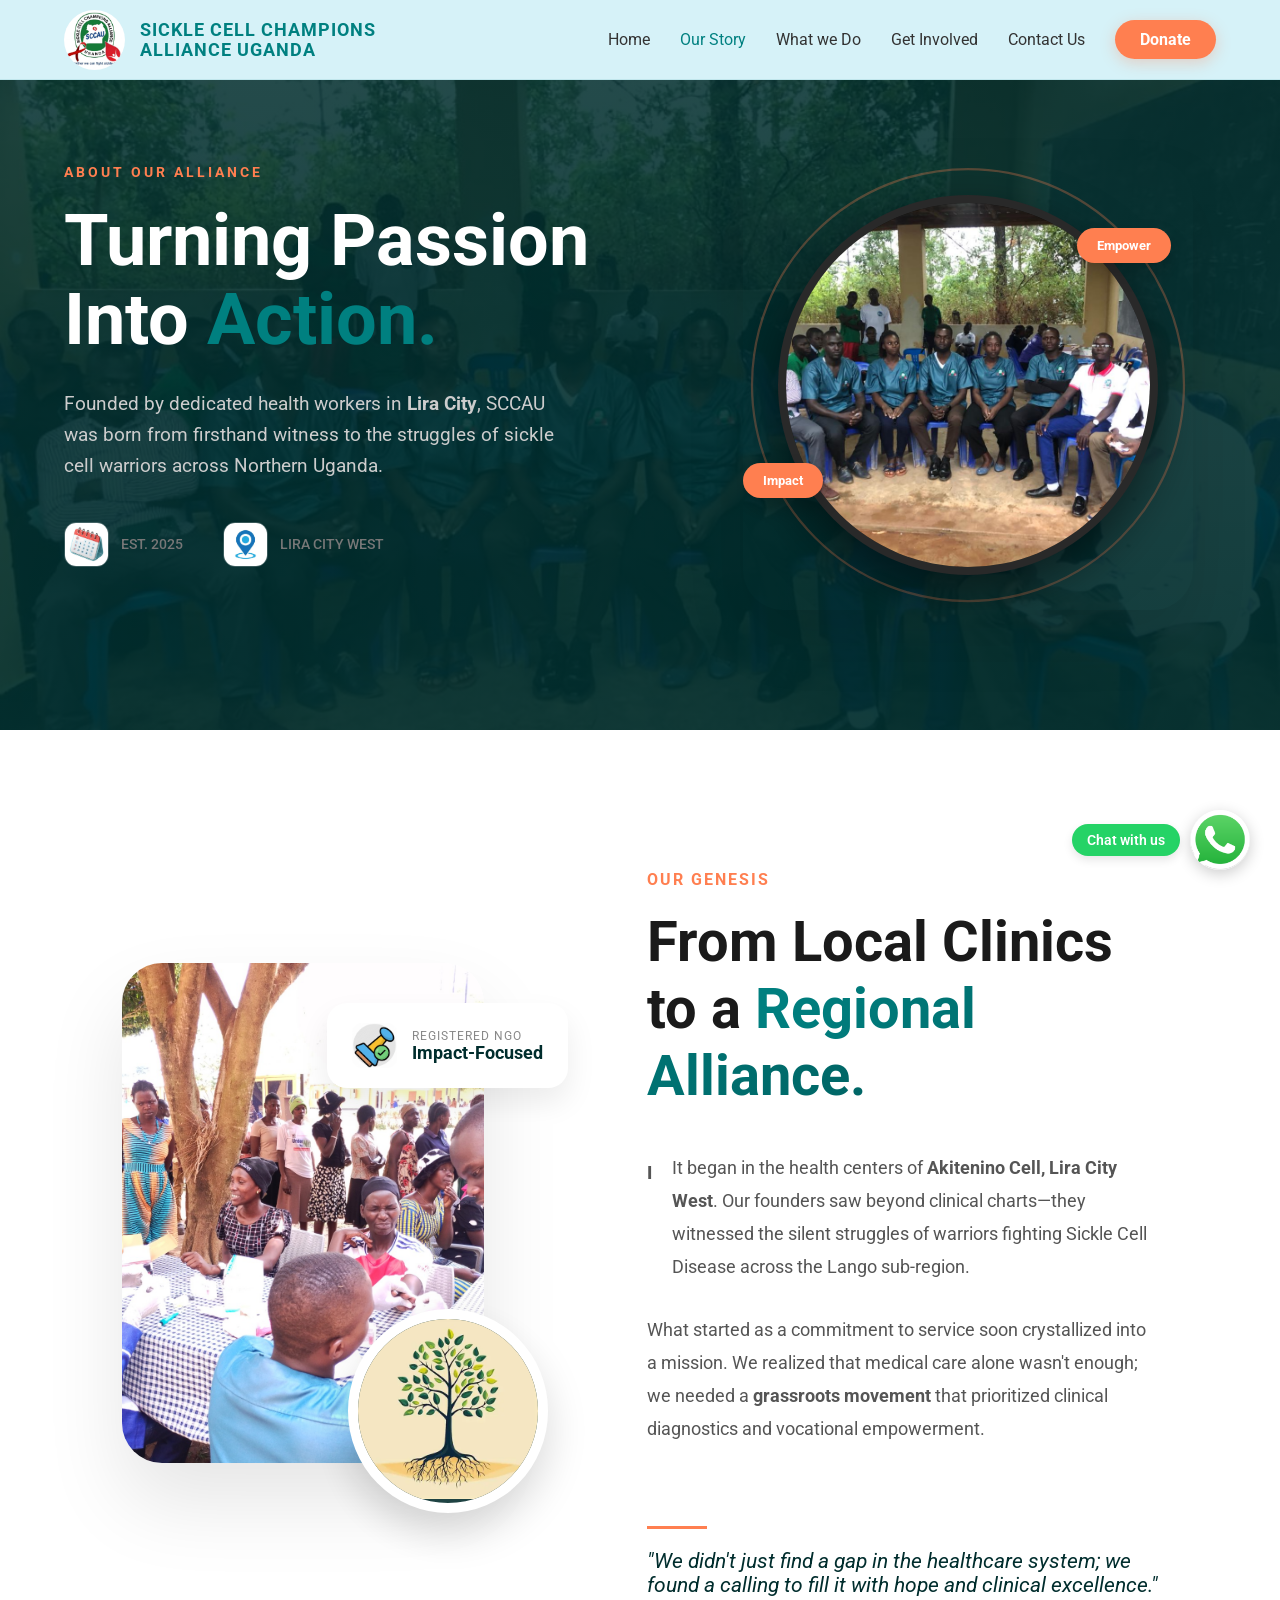
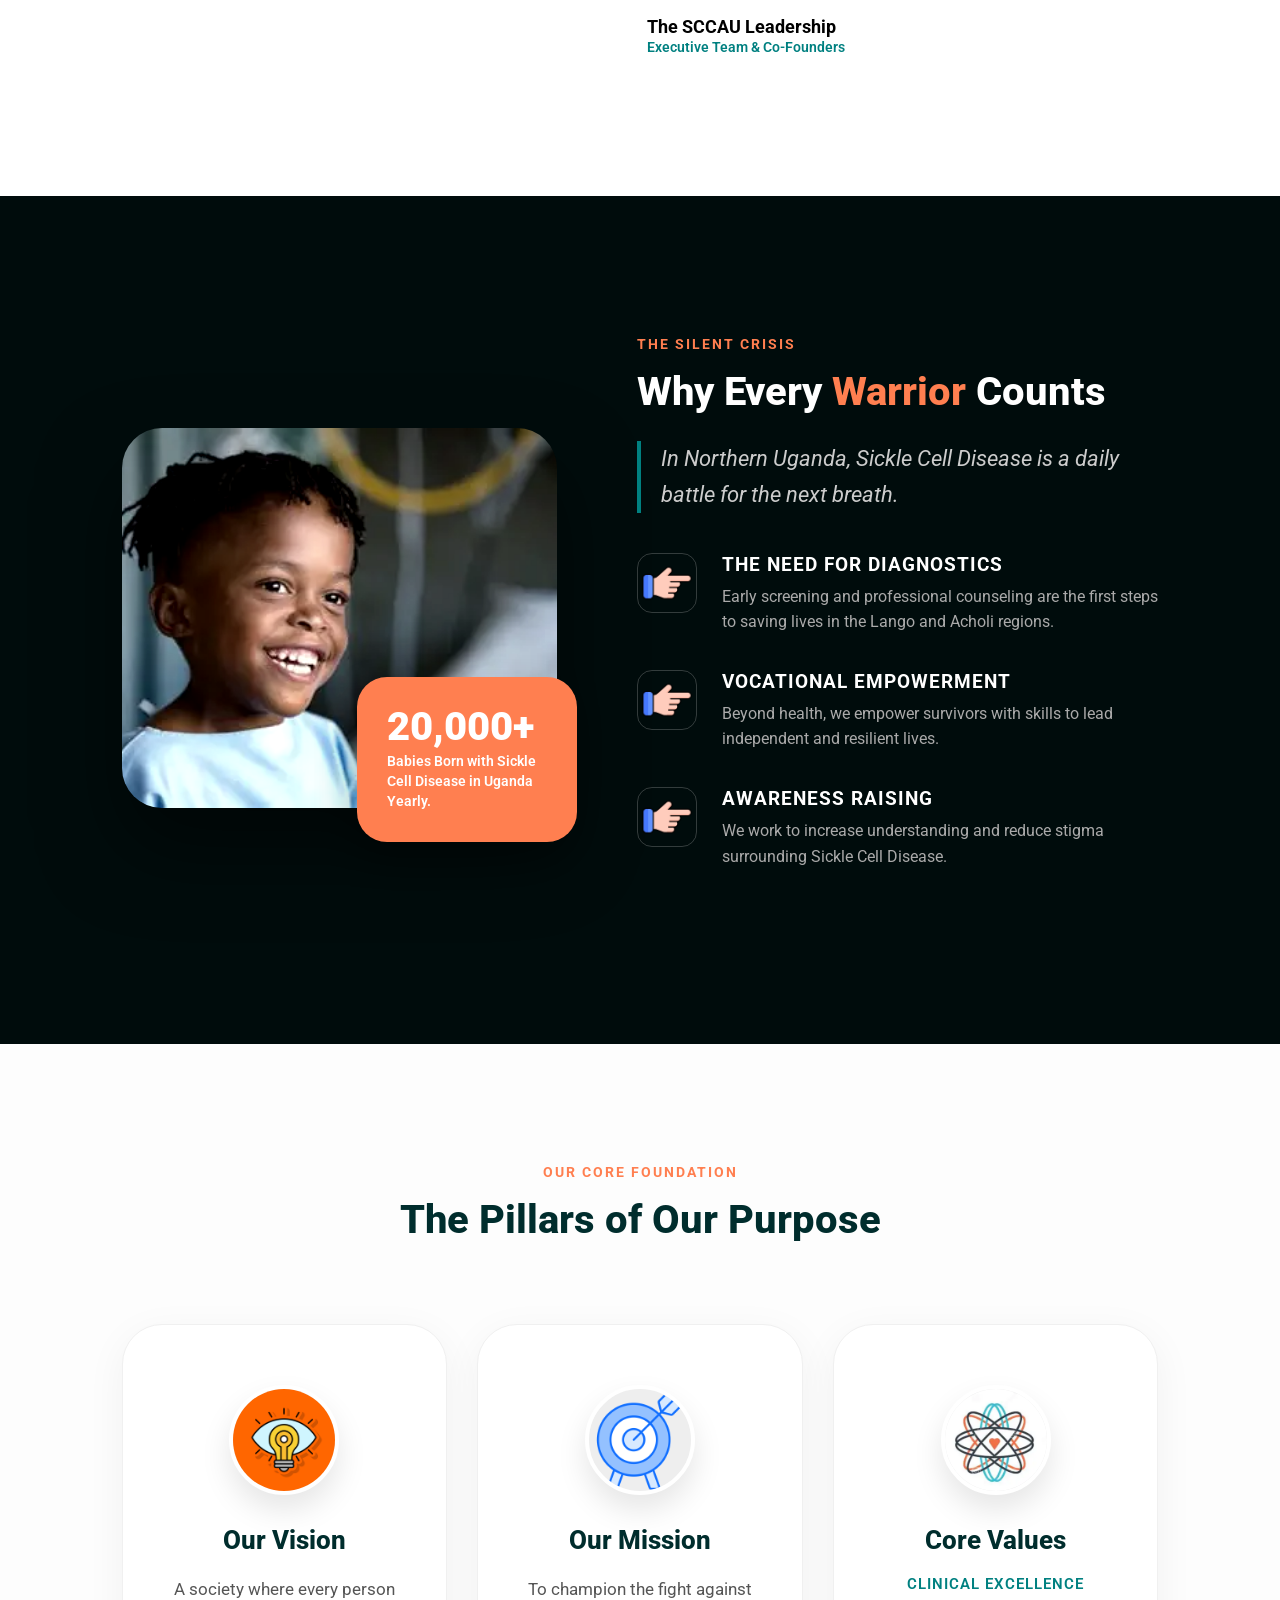
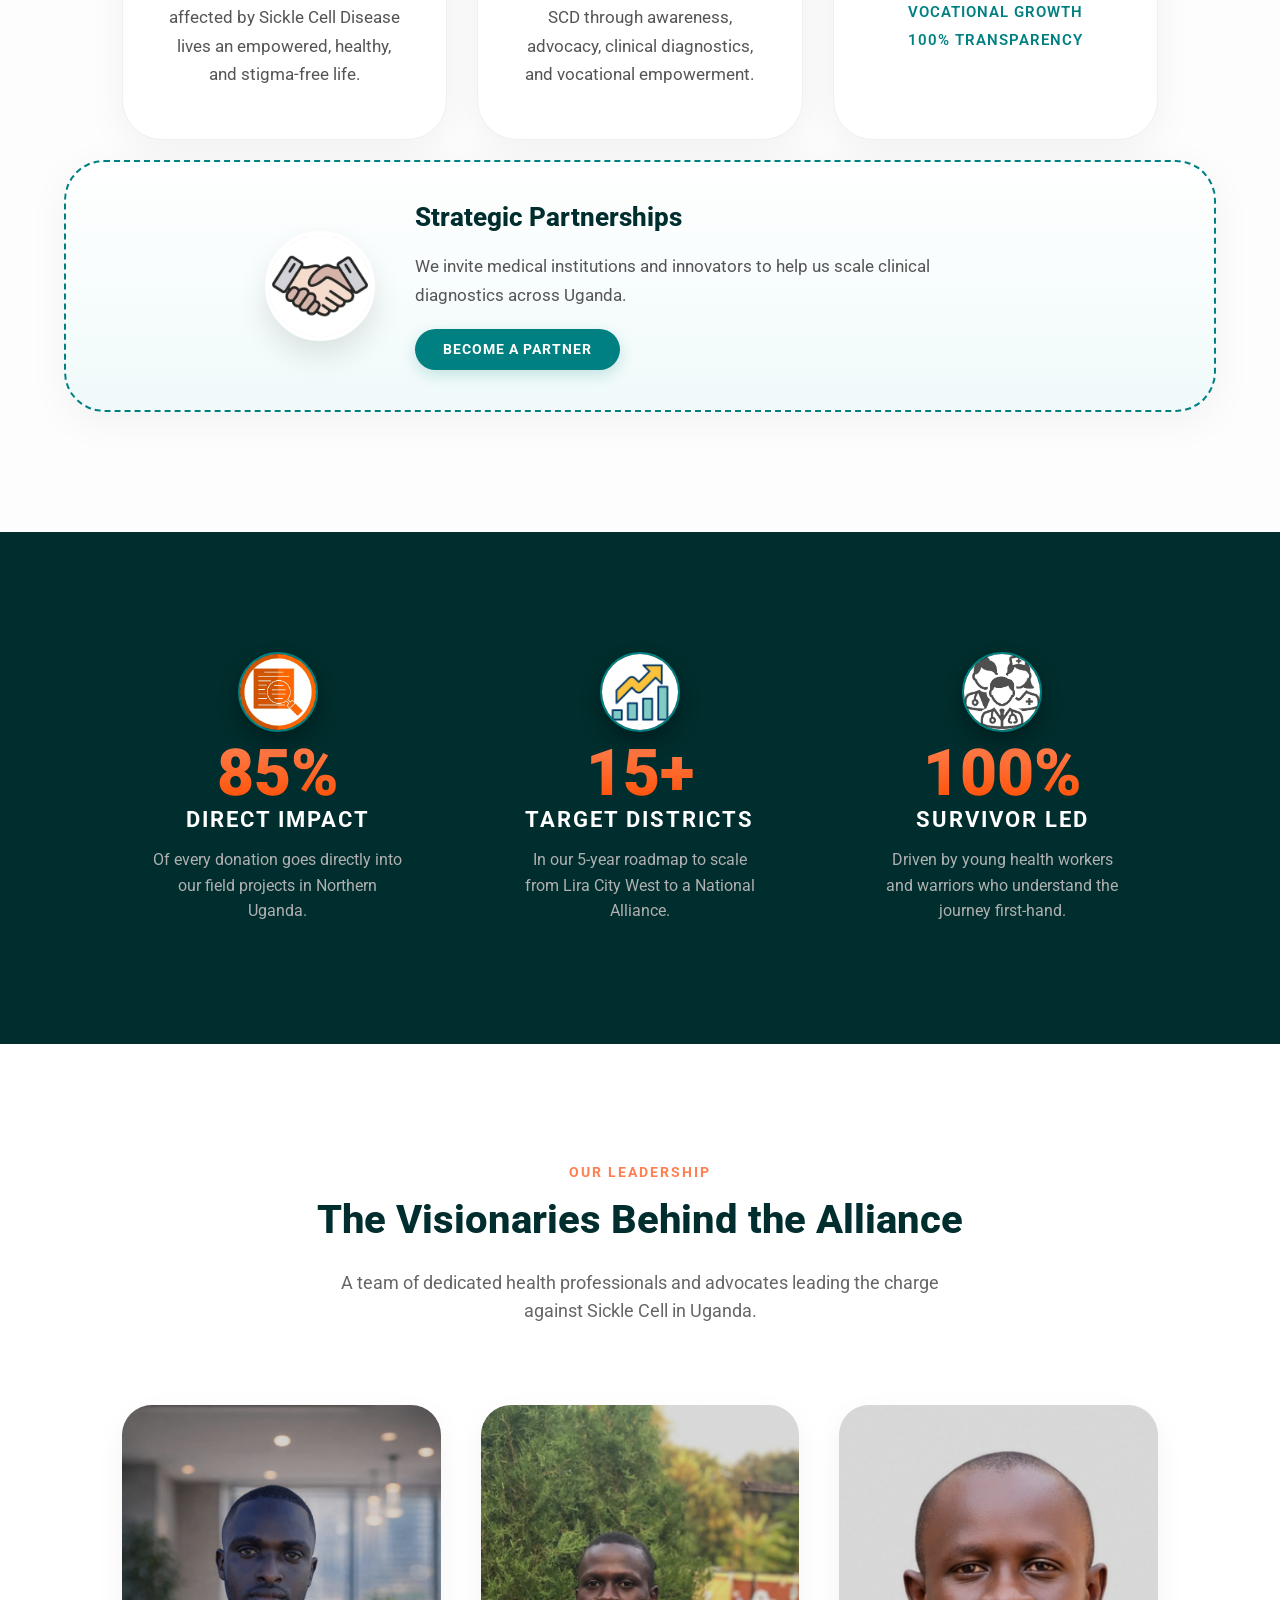
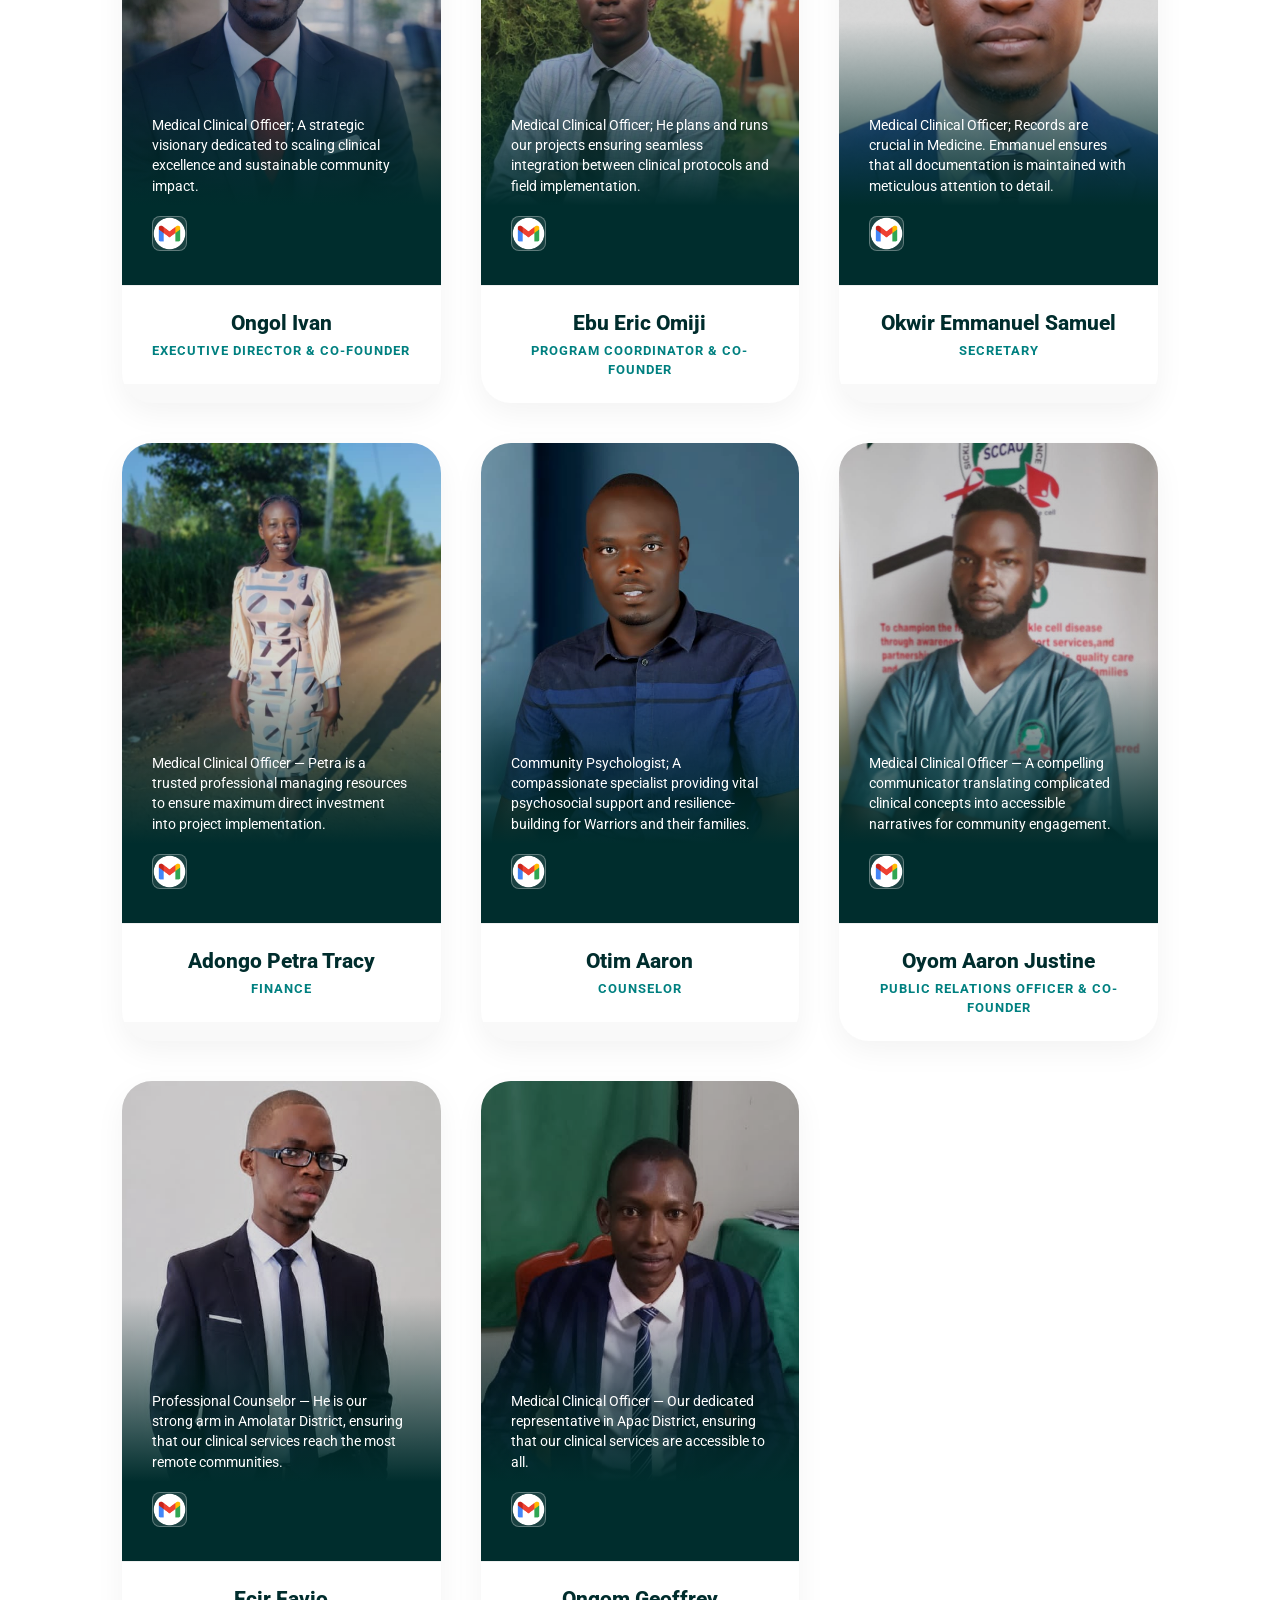
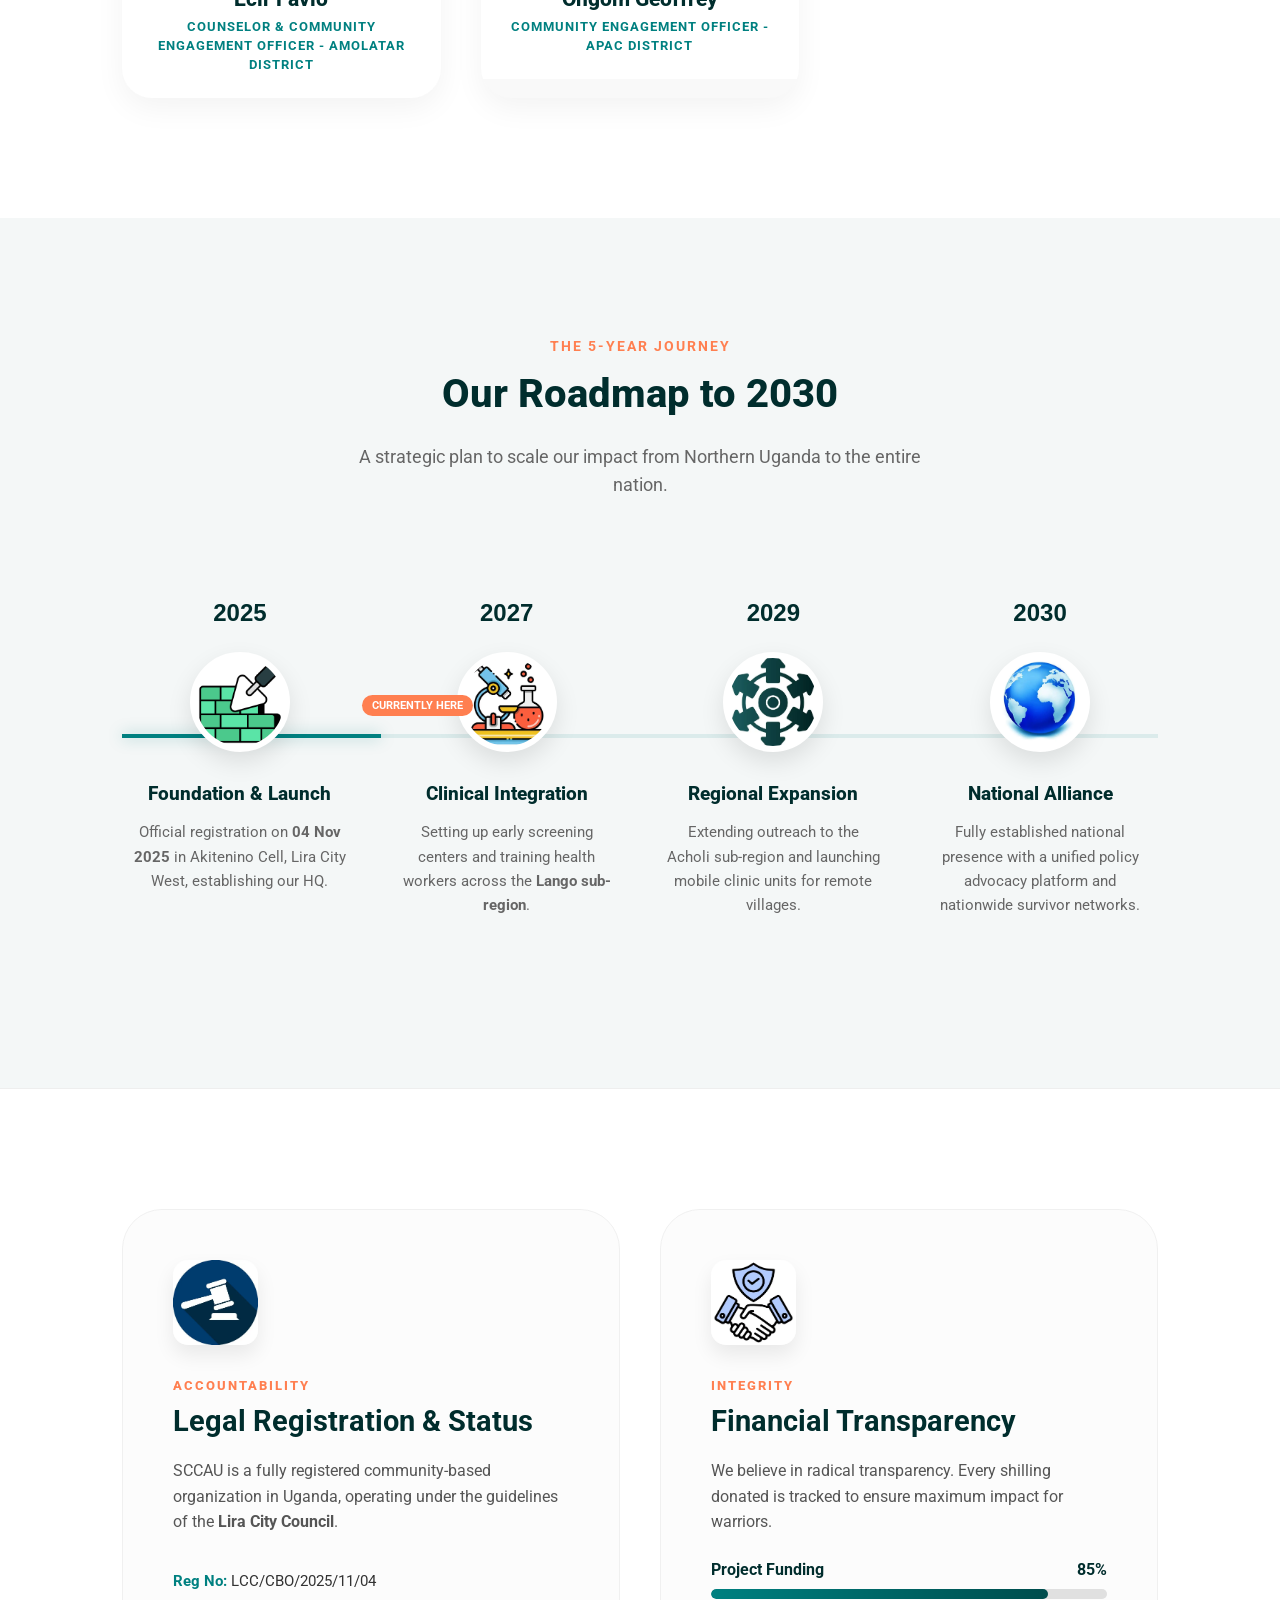
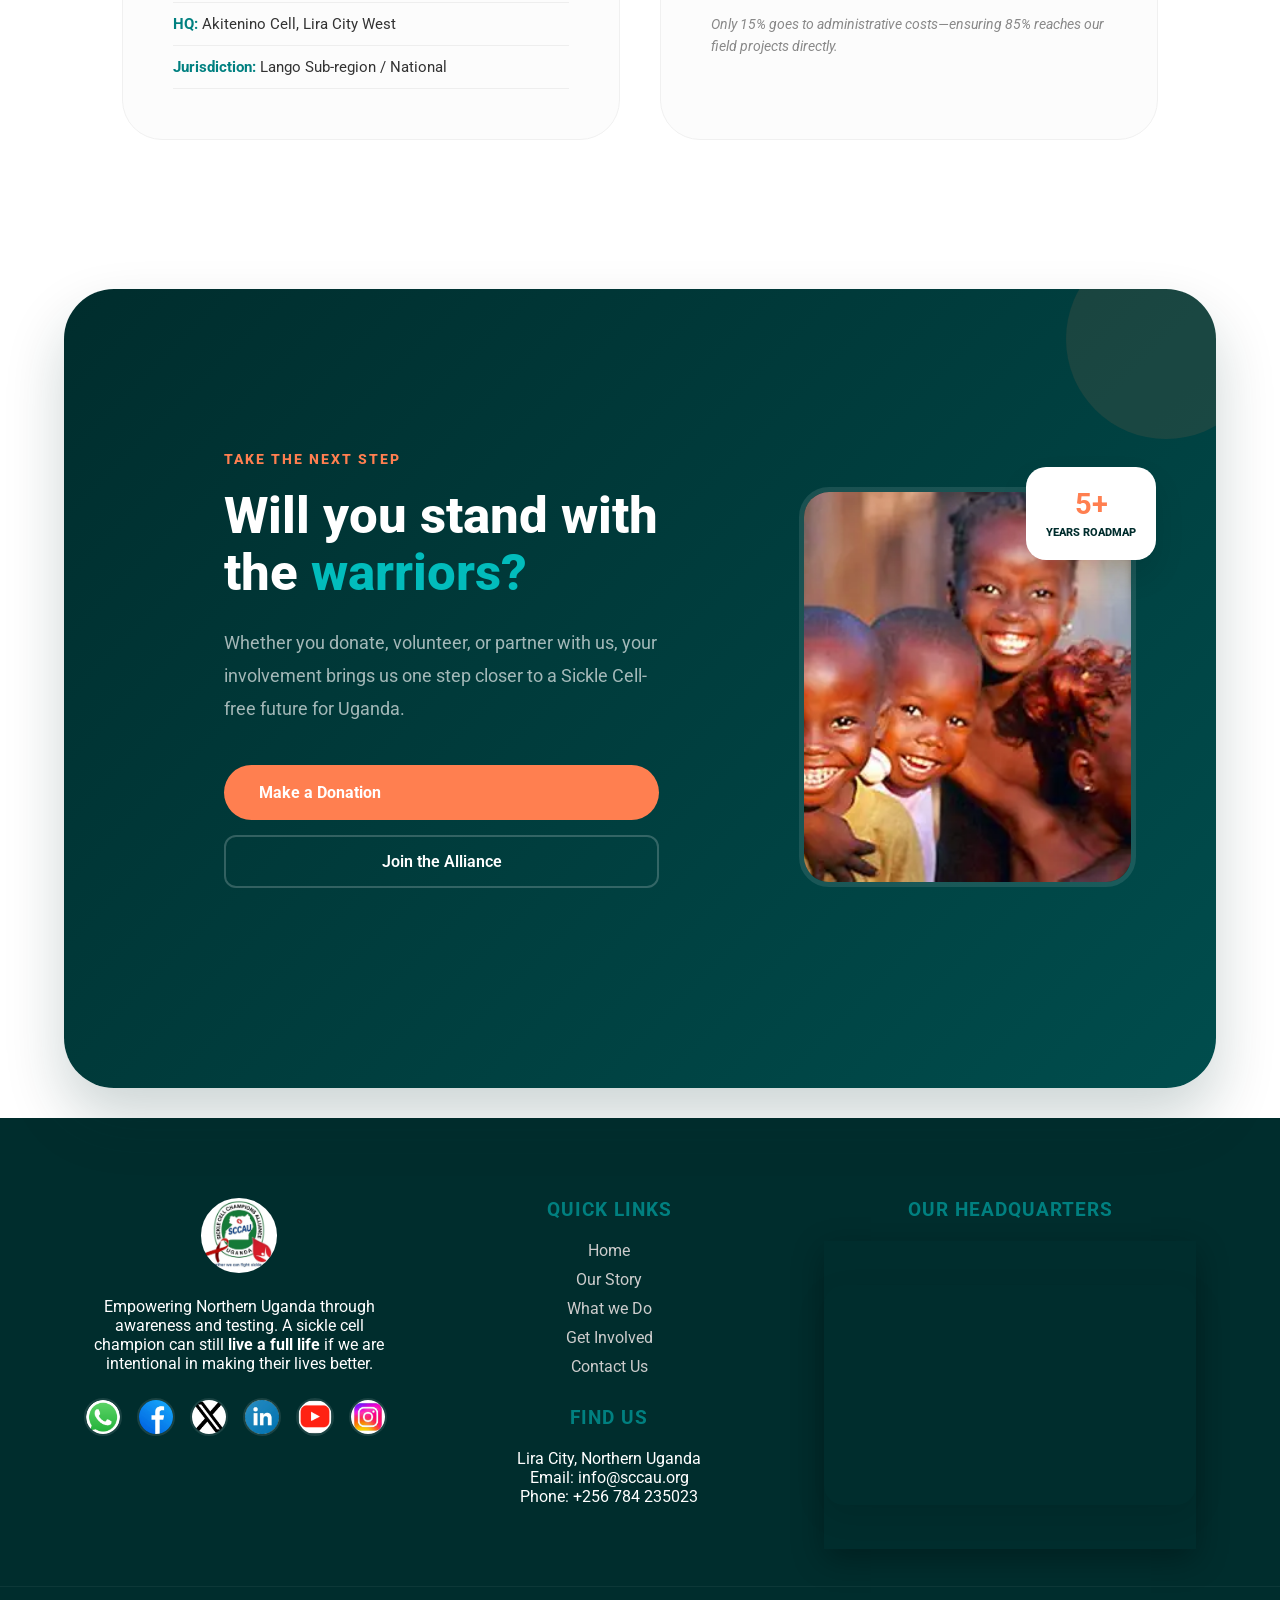
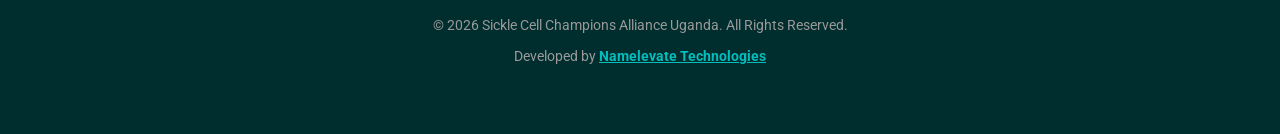
<file: about.html>
<!DOCTYPE html>
<html lang="en">
<head>
    <meta charset="UTF-8">
    <meta name="viewport" content="width=device-width, initial-scale=1.0">
    <link href="https://fonts.googleapis.com/css2?family=Roboto:wght@400;700&display=swap" rel="stylesheet">
    <link rel="stylesheet" href="style.css">
    <meta name="description" content="Sickle Cell Champions Alliance Uganda (SCCAU) is a youth-led health NGO in Northern Uganda fighting Sickle Cell Disease stigma, promoting patients' wellbeing and creating awareness through clinical testing, community outreaches & advocacy.">
    <meta name="keywords" content="Sickle Cell Champions Alliance Uganda, SCCAU, sickle cell disease, health NGO, Northern Uganda, youth-led, clinical testing, advocacy">
    <meta name="author" content="OTTOO MARVIN">
     <link rel="preconnect" href="https://fonts.googleapis.com">
    <link rel="preconnect" href="https://fonts.gstatic.com" crossorigin>
    <link href="https://fonts.googleapis.com/css2?family=Roboto:ital,wght@0,100..900;1,100..900&display=swap" rel="stylesheet">

    <title>Sickle Cell Champions Alliance Uganda | Championing Hope</title>
    <link rel="stylesheet" href="style.css">
    <link rel="stylesheet" href="https://cdnjs.cloudflare.com/ajax/libs/font-awesome/6.0.0/css/all.min.css">
     

</head>
<body>

    <!--=======================================================Loader starts=================================================-->
    <div id="loader-wrapper">
    <div class="loader-content">
        <div class="cell-container">
            <div class="blood-cell"></div>
            <div class="progress-circle"></div>
        </div>
        
        <h2 class="loader-title">
            <span>Sickle Cell Champions</span><br>
            <span class="sub-text2">Alliance Uganda</span>
        </h2>
        
        <div class="progress-container">
            <div class="progress-bar" id="load-bar"></div>
        </div>
        <div class="progress-text"><span id="load-percentage">0</span>%</div>
    </div>
</div>
<!--=======================================================Loader ends=================================================-->


    <nav class="navbar">
        <div class="nav-container">
            <div class="brand">
                <img src="IMAGES/Logo-real.jpg" alt="SCAU Logo" class="logo">
                <span class="brand-name">Sickle Cell Champions <span class="break"></span>Alliance Uganda</span>
            </div>

            <ul class="nav-links" id="navLinks">
                    <li><a href="index.html">Home</a></li>
                    <li><a href="about.html" class="active">Our Story</a></li>
                    <li><a href="programs.html">What we Do</a></li>
                    <li><a href="involve.html">Get Involved</a></li>
                    <li><a href="contact.html">Contact Us</a></li>
                <li><a href="donate.html" class="btn-cta">Donate</a></li>
            </ul>


            <div class="menu-toggle" id="mobile-menu">
                <span class="bar"></span>
                <span class="bar"></span>
                <span class="bar"></span>
            </div>
        </div>
    </nav>

<!--=============================================Hero section=================================================-->
<section class="about-hero">
    <div class="container">
        <div class="about-hero-flex">
            
            <div class="about-hero-text reveal-left">
                <span class="about-tag">About Our Alliance</span>
                <h1>Turning Passion Into <span class="highlight">Action.</span></h1>
                <p class="hero-lead">
                    Founded by dedicated health workers in <strong>Lira City</strong>, SCCAU was born from firsthand witness to the struggles of sickle cell warriors across Northern Uganda.
                </p>
                <div class="hero-stats-mini">
                    <div class="mini-stat">
                        <div class="mini-img-icon">
                            <img src="IMAGES/calendar.webp" alt="Established">
                        </div>
                        <span>Est. 2025</span>
                    </div>
                    <div class="mini-stat">
                        <div class="mini-img-icon">
                            <img src="IMAGES/location.webp" alt="Location">
                        </div>
                        <span>Lira City West</span>
                    </div>
                </div>
            </div>

            <div class="about-hero-visual reveal-right">
                <div class="main-image-wrapper">
                    <div class="hero-main-circle">
                        <img src="IMAGES/sccau10.jpg" alt="Executive Director">
                    </div>
                    <div class="floating-badge fb-1">Empower</div>
                    <div class="floating-badge fb-2">Impact</div>
                    <div class="svg-orbit">
                        <svg viewBox="0 0 100 100">
                            <circle cx="50" cy="50" r="48" stroke="rgba(255,127,80,0.3)" stroke-width="0.5" fill="none" />
                        </svg>
                    </div>
                </div>
            </div>

        </div>
    </div>
</section>

    <!--============================================Hero section ends=============================================-->

   <!--==============================================Founding section starts================================================-->
<section class="founding-story">
    <div class="container">
        <div class="story-layout">
            
            <div class="story-visuals reveal-left">
                <div class="image-stack">
                    <div class="main-story-img">
                        <img src="IMAGES/sccau11-new.jpeg" alt="Lira Outreach">
                    </div>
                    <div class="accent-img-circle" style="background-color: rgb(31, 67, 67); height: auto; object-fit: cover;">
                        <img src="IMAGES/root2.webp" alt="SCCAU Team">
                    </div>
                </div>
                <div class="milestone-card">
                    <div class="m-icon-box">
                        <img src="IMAGES/seal.webp" alt="Certified">
                    </div>
                    <div class="m-text">
                        <span>Registered NGO</span>
                        <strong>Impact-Focused</strong>
                    </div>
                </div>
            </div>

            <div class="story-content reveal-right">
                <span class="story-sub">Our Genesis</span>
                <h2 class="story-title">From Local Clinics to a <span class="teal-gradient">Regional Alliance.</span></h2>
                
                <div class="story-text-block">
                    <p class="drop-cap">I</p>
                    <p>It began in the health centers of <strong>Akitenino Cell, Lira City West</strong>. Our founders saw beyond clinical charts—they witnessed the silent struggles of warriors fighting Sickle Cell Disease across the Lango sub-region.</p>
                </div>

                <div class="story-text-block">
                    <p>What started as a commitment to service soon crystallized into a mission. We realized that medical care alone wasn't enough; we needed a <strong>grassroots movement</strong> that prioritized clinical diagnostics and vocational empowerment.</p>
                </div>

                <div class="story-signature">
                    <div class="sig-line"></div>
                    <p>"We didn't just find a gap in the healthcare system; we found a calling to fill it with hope and clinical excellence."</p>
                    <div class="founder-info">
                        <strong>The SCCAU Leadership</strong>
                        <span>Executive Team & Co-Founders</span>
                    </div>
                </div>
            </div>

        </div>
    </div>
</section>

    <!--===============================================Founding section ends ==========================================-->
 
    <!----------------------------------------------why sickle cell section starts-------------------------------------------------->
<section class="why-it-matters">
    <div class="container">
        <div class="emergency-flex">
            
            <div class="emergency-visual reveal-left">
                <div class="visual-stack">
                    <img src="IMAGES/patient.webp" alt="Sickle Cell Warrior" class="main-portrait">
                    <div class="stat-overlay-card">
                        <span class="stat-highlight">20,000+</span>
                        <p>Babies Born with Sickle Cell Disease in Uganda Yearly.</p>
                    </div>
                </div>
            </div>

            <div class="emergency-content reveal-right">
                <span class="section-tag">The Silent Crisis</span>
                <h2 class="section-title" style="color: white;">Why Every <span class="coral-text">Warrior</span> Counts</h2>
                
                <div class="narrative-box">
                    <p class="lead-text">In Northern Uganda, Sickle Cell Disease is a daily battle for the next breath.</p>
                    
                    <div class="fact-row">
                        <div class="fact-icon-img">
                            <img src="IMAGES/point.png" alt="Clinical">
                        </div>
                        <div class="fact-text">
                            <strong>The Need for Diagnostics</strong>
                            <p>Early screening and professional counseling are the first steps to saving lives in the Lango and Acholi regions.</p>
                        </div>
                    </div>

                    <div class="fact-row">
                        <div class="fact-icon-img">
                            <img src="IMAGES/point.png" alt="Empowerment">
                        </div>
                        <div class="fact-text">
                            <strong>Vocational Empowerment</strong>
                            <p>Beyond health, we empower survivors with skills to lead independent and resilient lives.</p>
                        </div>
                    </div>

                    <div class="fact-row">
                        <div class="fact-icon-img">
                            <img src="IMAGES/point.png" alt="Transparency">
                        </div>
                        <div class="fact-text">
                            <strong>Awareness Raising</strong>
                            <p>We work to increase understanding and reduce stigma surrounding Sickle Cell Disease.</p>
                        </div>
                    </div>
                </div>
            </div>
        </div>
    </div>
</section>
<!----------------------------------------------why sickle cell section ends-------------------------------------------------->
 
    <!--===============================================mission starts=================================================-->
<section class="identity-section">
    <div class="container">
        <div class="identity-header reveal-up">
            <span class="section-tag">Our Core Foundation</span>
            <h2 class="section-title">The Pillars of Our Purpose</h2>
        </div>

        <div class="identity-grid">
            <div class="identity-card vision-card reveal-up">
                <div class="pillar-img-icon">
                    <img src="IMAGES/vision.jpg" alt="Our Vision">
                </div>
                <div class="pillar-content">
                    <h3>Our Vision</h3>
                    <p>A society where every person affected by Sickle Cell Disease lives an empowered, healthy, and stigma-free life.</p>
                </div>
                <div class="pillar-accent"></div>
            </div>

            <div class="identity-card mission-card reveal-up" style="transition-delay: 0.2s;">
                <div class="pillar-img-icon">
                    <img src="IMAGES/mission.png" alt="Our Mission">
                </div>
                <div class="pillar-content">
                    <h3>Our Mission</h3>
                    <p>To champion the fight against SCD through awareness, advocacy, clinical diagnostics, and vocational empowerment.</p>
                </div>
                <div class="pillar-accent"></div>
            </div>

            <div class="identity-card values-card reveal-up" style="transition-delay: 0.4s;">
                <div class="pillar-img-icon">
                    <img src="IMAGES/core2.PNG" alt="Our Values">
                </div>
                <div class="pillar-content">
                    <h3>Core Values</h3>
                    <ul class="values-list">
                        <li><span>Clinical Excellence</span></li>
                        <li><span>Vocational Growth</span></li>
                        <li><span>100% Transparency</span></li>
                    </ul>
                </div>
                <div class="pillar-accent"></div>
            </div>
        </div>
        <div class="identity-card partnership-card reveal-up" style="transition-delay: 0.6s; margin-top: 20px;">
            <div class="pillar-img-icon">
                <img src="IMAGES/partner.webp" alt="Partner with us">
            </div>
            <div class="pillar-content">
                <h3>Strategic Partnerships</h3>
                <p>We invite medical institutions and innovators to help us scale clinical diagnostics across Uganda.</p>
                <a href="contact.html" class="partner-btn">Become a Partner</a>
            </div>
            <div class="pillar-accent"></div>
        </div>
    </div>
</section>
   <!--===============================================mission ends=================================================-->
 <!--===============================================metric starts=================================================-->
 <section class="impact-dashboard">
    <div class="container">
        <div class="dashboard-grid">
            
            <div class="metric-card reveal-up">
                <div class="metric-visual">
                    <div class="metric-img-circle">
                        <img src="IMAGES/transparency.webp" alt="Transparency">
                    </div>
                    </div>
                    <div class="metric-number"><span class="counter">85</span>%</div>
                
                <div class="metric-info">
                    <h4>Direct Impact</h4>
                    <p>Of every donation goes directly into our field projects in Northern Uganda.</p>
                </div>
            </div>

            <div class="metric-card reveal-up" style="transition-delay: 0.2s;">
                <div class="metric-visual">
                    <div class="metric-img-circle">
                        <img src="IMAGES/growth.jfif" alt="Expansion">
                    </div>
                    </div>
                    <div class="metric-number"><span class="counter">15</span>+</div>
                
                <div class="metric-info">
                    <h4>Target Districts</h4>
                    <p>In our 5-year roadmap to scale from Lira City West to a National Alliance.</p>
                </div>
            </div>

            <div class="metric-card reveal-up" style="transition-delay: 0.4s;">
                <div class="metric-visual">
                    <div class="metric-img-circle">
                        <img src="IMAGES/personnel.webp" alt="Health Workers">
                    </div>
                    </div>
                    <div class="metric-number"><span class="counter">100</span>%</div>
                
                <div class="metric-info">
                    <h4>Survivor Led</h4>
                    <p>Driven by young health workers and warriors who understand the journey first-hand.</p>
                </div>
            </div>

        </div>
    </div>
</section>

 <!--===============================================metric ends=================================================-->
 <!--================================================Leadership starts=====================================================-->
<section class="leadership-section">
    <div class="container">
        <div class="leadership-header reveal-up">
            <span class="section-tag">Our Leadership</span>
            <h2 class="section-title">The Visionaries Behind the Alliance</h2>
            <p class="section-subtitle">A team of dedicated health professionals and advocates leading the charge against Sickle Cell in Uganda.</p>
        </div>

        <div class="team-grid">
            <div class="leader-card">
                <div class="leader-image-wrapper">
                    <img src="IMAGES/Ongol.jpg" alt="Ongol Ivan" class="leader-photo">
                    <div class="leader-overlay">
                        <div class="leader-bio">
                            <p>Medical Clinical Officer; A strategic visionary dedicated to scaling clinical excellence and sustainable community impact.</p>
                            <div class="leader-socials">
                         <!--       <a href="#"><img src="IMAGES/linkedin.webp" alt="LinkedIn"></a>       -->
                                <a href="mailto:ivanongol18@gmail.com"><img src="IMAGES/gmail.webp" alt="Email"></a>
                            </div>
                        </div>
                    </div>
                </div>
                <div class="leader-info">
                    <h3>Ongol Ivan</h3>
                    <span>Executive Director & Co-Founder</span>
                </div>
            </div>

                   
            <div class="leader-card">
                <div class="leader-image-wrapper">
                    <img src="IMAGES/Ebu.jpg" alt="Ebu Eric" class="leader-photo">
                    <div class="leader-overlay">
                        <div class="leader-bio">
                            <p>Medical Clinical Officer; He plans and runs our projects ensuring seamless integration between clinical protocols and field implementation.</p>
                            <div class="leader-socials">
                        <!--        <a href="#"><img src="IMAGES/linkedin.webp" alt="LinkedIn"></a>          -->
                                <a href="mailto:ebue301@gmail.com"><img src="IMAGES/gmail.webp" alt="Email"></a>
                            </div>
                        </div>
                    </div>
                </div>
                <div class="leader-info">
                    <h3>Ebu Eric Omiji</h3>
                    <span>Program Coordinator & Co-Founder</span>
                </div>
            </div>

                <div class="leader-card">
                <div class="leader-image-wrapper">
                    <img src="IMAGES/Okwir.jpg" alt="Okwir Emmanuel Samuel" class="leader-photo">
                    <div class="leader-overlay">
                        <div class="leader-bio">
                            <p>Medical Clinical Officer; Records are crucial in Medicine. Emmanuel ensures that all documentation is maintained with meticulous attention to detail.</p>
                            <div class="leader-socials">
                     <!--            <a href="#"><img src="IMAGES/linkedin.webp" alt="LinkedIn"></a>    -->
                                <a href="mailto:okwiremmanuel089@gmail.com"><img src="IMAGES/gmail.webp" alt="Email"></a>
                            </div>
                        </div>
                    </div>
                </div>
                <div class="leader-info">
                    <h3>Okwir Emmanuel Samuel</h3>
                    <span>Secretary</span>
                </div>
            </div>


                    
                <div class="leader-card">
                <div class="leader-image-wrapper">
                    <img src="IMAGES/Adong.jpg" alt="Adong Petra" class="leader-photo">
                    <div class="leader-overlay">
                        <div class="leader-bio">
                            <p>Medical Clinical Officer — Petra is a trusted professional managing resources to ensure maximum direct investment into project implementation.</p>
                            <div class="leader-socials">
                     <!--            <a href="#"><img src="IMAGES/linkedin.webp" alt="LinkedIn"></a>    -->
                                <a href="mailto:adongopetra33@gmail.com"><img src="IMAGES/gmail.webp" alt="Email"></a>
                            </div>
                        </div>
                    </div>
                </div>
                <div class="leader-info">
                    <h3>Adongo Petra Tracy</h3>
                    <span>Finance</span>
                </div>
            </div>

                    
                <div class="leader-card">
                <div class="leader-image-wrapper">
                    <img src="IMAGES/Otim.jpg" alt="Otim Aaron" class="leader-photo">
                    <div class="leader-overlay">
                        <div class="leader-bio">
                            <p>Community Psychologist; A compassionate specialist providing vital psychosocial support and resilience-building for Warriors and their families.</p>
                            <div class="leader-socials">
                      <!--          <a href="#"><img src="IMAGES/linkedin.webp" alt="LinkedIn"></a>          -->
                                <a href="mailto:aronotim15@gmail.com"><img src="IMAGES/gmail.webp" alt="Email"></a>
                            </div>
                        </div>
                    </div>
                </div>
                <div class="leader-info">
                    <h3>Otim Aaron</h3>
                    <span>Counselor</span>
                </div>
            </div>

                
                    <div class="leader-card">
                <div class="leader-image-wrapper">
                    <img src="IMAGES/Oyom.jpg" alt="Oyom Aaron Justine" class="leader-photo">
                    <div class="leader-overlay">
                        <div class="leader-bio">
                            <p>Medical Clinical Officer — A compelling communicator translating complicated clinical concepts into accessible narratives for community engagement.</p>
                            <div class="leader-socials">
                     <!--           <a href="#"><img src="IMAGES/linkedin.webp" alt="LinkedIn"></a>     -->
                                <a href="mailto:aaronjustine2020@gmail.com"><img src="IMAGES/gmail.webp" alt="Email"></a>
                            </div>
                        </div>
                    </div>
                </div>
                <div class="leader-info">
                    <h3>Oyom Aaron Justine</h3>
                    <span>Public Relations Officer & Co-founder</span>
                </div>
            </div>

               
                    <div class="leader-card">
                <div class="leader-image-wrapper">
                    <img src="IMAGES/Ecir.jpg" alt="Ecir Favio" class="leader-photo">
                    <div class="leader-overlay">
                        <div class="leader-bio">
                            <p>Professional Counselor — He is our strong arm in Amolatar District, ensuring that our clinical services reach the most remote communities.</p>
                            <div class="leader-socials">
                    <!--            <a href="#"><img src="IMAGES/linkedin.webp" alt="LinkedIn"></a>    -->
                                <a href="mailto:favioecir591@gmail.com"><img src="IMAGES/gmail.webp" alt="Email"></a>
                            </div>
                        </div>
                    </div>
                </div>
                <div class="leader-info">
                    <h3>Ecir Favio</h3>
                    <span>Counselor & Community Engagement Officer - Amolatar District</span>
                </div>
            </div>

                 
                    <div class="leader-card">
                <div class="leader-image-wrapper">
                    <img src="IMAGES/Ongom.jpg" alt="Ongom Geoffrey" class="leader-photo">
                    <div class="leader-overlay">
                        <div class="leader-bio">
                            <p>Medical Clinical Officer — Our dedicated representative in Apac District, ensuring that our clinical services are accessible to all.</p>
                            <div class="leader-socials">
                       <!--         <a href="#"><img src="IMAGES/linkedin.webp" alt="LinkedIn"></a>    -->
                                <a href="mailto:okwir@gmail.com"><img src="IMAGES/gmail.webp" alt="Email"></a>
                            </div>
                        </div>
                    </div>
                </div>
                <div class="leader-info">
                    <h3>Ongom Geoffrey</h3>
                    <span>Community Engagement Officer - Apac District</span>
                </div>
            </div>


            <!-- Additional leaders can be added here following the same structure -->
        </div>
    </div>
</section>

 <!--===================================================Leadership ends===========================================================-->
 <!--================================================== Milestones start=========================================================-->
<section class="roadmap-section">
    <div class="container">
        <div class="roadmap-header reveal-up">
            <span class="section-tag">The 5-Year Journey</span>
            <h2 class="section-title">Our Roadmap to 2030</h2>
            <p class="section-subtitle">A strategic plan to scale our impact from Northern Uganda to the entire nation.</p>
        </div>

        <div class="roadmap-wrapper">
            <div class="roadmap-line"></div>

            <div class="roadmap-grid">
                <div class="milestone-item reveal-up">
                    <div class="milestone-year">2025</div>
                    <div class="milestone-node">
                        <div class="node-img-icon">
                            <img src="IMAGES/foundation.png" alt="Foundation">
                        </div>
                    </div>
                    <div class="milestone-content">
                        <h3>Foundation & Launch</h3>
                        <p>Official registration on <strong>04 Nov 2025</strong> in Akitenino Cell, Lira City West, establishing our HQ.</p>
                    </div>
                </div>

                <div class="milestone-item reveal-up" style="transition-delay: 0.2s;">
                    <div class="milestone-year">2027</div>
                    <div class="milestone-node">
                        <div class="node-img-icon">
                            <img src="IMAGES/lab.webp" alt="Screening">
                        </div>
                    </div>
                    <div class="milestone-content">
                        <h3>Clinical Integration</h3>
                        <p>Setting up early screening centers and training health workers across the <strong>Lango sub-region</strong>.</p>
                    </div>
                </div>

                <div class="milestone-item reveal-up" style="transition-delay: 0.4s;">
                    <div class="milestone-year">2029</div>
                    <div class="milestone-node">
                        <div class="node-img-icon">
                            <img src="IMAGES/expansion.webp" alt="Expansion">
                        </div>
                    </div>
                    <div class="milestone-content">
                        <h3>Regional Expansion</h3>
                        <p>Extending outreach to the Acholi sub-region and launching mobile clinic units for remote villages.</p>
                    </div>
                </div>

                <div class="milestone-item reveal-up" style="transition-delay: 0.6s;">
                    <div class="milestone-year">2030</div>
                    <div class="milestone-node">
                        <div class="node-img-icon">
                            <img src="IMAGES/globe.webp" alt="National">
                        </div>
                    </div>
                    <div class="milestone-content">
                        <h3>National Alliance</h3>
                        <p>Fully established national presence with a unified policy advocacy platform and nationwide survivor networks.</p>
                    </div>
                </div>
            </div>
        </div>
    </div>
</section>

 <!--================================================== Milestones end=========================================================-->

 <!--================================================== transparency starts======================================================-->
<section class="governance-section">
    <div class="container">
        <div class="gov-grid">
            
            <div class="gov-card reveal-left">
                <div class="gov-badge-icon">
                    <img src="IMAGES/legal2.webp" alt="Legal Registration">
                </div>
                <div class="gov-content">
                    <span class="gov-tag">Accountability</span>
                    <h3>Legal Registration & Status</h3>
                    <p>SCCAU is a fully registered community-based organization in Uganda, operating under the guidelines of the <strong>Lira City Council</strong>.</p>
                    <ul class="gov-details">
                        <li><strong>Reg No:</strong> LCC/CBO/2025/11/04</li>
                        <li><strong>HQ:</strong> Akitenino Cell, Lira City West</li>
                        <li><strong>Jurisdiction:</strong> Lango Sub-region / National</li>
                    </ul>
                </div>
            </div>

            <div class="gov-card reveal-right">
                <div class="gov-badge-icon">
                    <img src="IMAGES/integrity.webp" alt="Financial Integrity">
                </div>
                <div class="gov-content">
                    <span class="gov-tag">Integrity</span>
                    <h3>Financial Transparency</h3>
                    <p>We believe in radical transparency. Every shilling donated is tracked to ensure maximum impact for warriors.</p>
                    <div class="funding-bar-container">
                        <div class="funding-label">
                            <span>Project Funding</span>
                            <span>85%</span>
                        </div>
                        <div class="funding-bar">
                            <div class="funding-progress" style="width: 85%;"></div>
                        </div>
                        <p class="funding-note">Only 15% goes to administrative costs—ensuring 85% reaches our field projects directly.</p>
                    </div>
                </div>
            </div>

        </div>
    </div>
</section>

 <!--================================================== transparency ends=============================================================-->

<!--------------------------------------------------CTA starts--------------------------------------------------------->
<section class="final-cta1" style="margin-top: 0; margin-bottom: 0;">
    <div class="container">
        <div class="cta-box reveal-up">
            <div class="cta-content">
                <span class="cta-tag">Take the Next Step</span>
                <h2 class="cta-title">Will you stand with the <span class="highlight">warriors?</span></h2>
                <p class="cta-desc">Whether you donate, volunteer, or partner with us, your involvement brings us one step closer to a Sickle Cell-free future for Uganda.</p>
                
                <div class="cta-actions">
                    <a href="donate.html" class="btn btn-coral pulse-btn">Make a Donation</a>
                    <a href="contact.html" class="btn btn-outline">Join the Alliance</a>
                </div>
            </div>

            <div class="cta-image-provision">
                <img src="IMAGES/warriors.webp" alt="Join our community" class="cta-img">
                <div class="cta-experience-badge">
                    <strong>5+</strong>
                    <span>Years Roadmap</span>
                </div>
            </div>
        </div>
    </div>
</section>
<!--------------------------------------------------CTA ends--------------------------------------------------------->
<!--================================================= Footer starts=========================================== -->
<footer class="main-footer">
    <div class="footer-grid">
        <!-- Column 1: Brand & Socials -->
        <div class="footer-column footer-brand">
            <img src="IMAGES/Logo-real.jpg"  alt="SCAU Logo" class="footer-logo">
            <p>Empowering Northern Uganda through awareness and testing. A sickle cell champion can still <strong>live a full life</strong> if we are intentional in making their lives better.</p>
            
            <div class="footer-social-images">
                <a href="https://whatsapp.com/channel/0029Vb7BGHY9Bb685tiHr13R"><img src="IMAGES/whatsapp-icon.png" alt="WhatsApp"></a>
                <a href="https://www.facebook.com/groups/1849727368988697/?ref=share&mibextid=KtfwRi"><img src="IMAGES/facebook.webp" alt="Facebook"></a>
                <a href="#"><img src="IMAGES/xicon.webp" alt="X"></a>
                <a href="#"><img src="IMAGES/linkedin.webp" alt="LinkedIn"></a>
                <a href="https://youtube.com/@sicklecellchampionsallianceuga?si=UdlcCZ-kSD-UQcYW"><img src="IMAGES/youtube.png" alt="YouTube"></a>
                <a href="#"><img src="IMAGES/ig-icon.webp" alt="Instagram"></a>

            </div>
        </div>

        <!-- Column 2: Links & Contact -->
        <div class="footer-column footer-info">
            <div class="info-group">
                <h4>Quick Links</h4>
                <ul class="footer-nav">
                    <li><a href="index.html">Home</a></li>
                    <li><a href="about.html">Our Story</a></li>
                    <li><a href="programs.html">What we Do</a></li>
                    <li><a href="involve.html">Get Involved</a></li>
                    <li><a href="contact.html">Contact Us</a></li>
                </ul>
            </div>
            <div class="info-group" style="margin-top: 30px;">
                <h4>Find Us</h4>
                <p>Lira City, Northern Uganda</p>
                <p>Email: info@sccau.org</p>
                <p>Phone: +256 784 235023</p>
            </div>
        </div>

        <!-- Column 3: The Map -->
        <div class="footer-column footer-map">
    <h4>Our Headquarters</h4>
    <div class="map-container">
        <!-- Verified Embed Code for Lira, Uganda -->
    <!-- Updated Embed Code centered towards Lira City West (Akitenino Cell area) -->
    <iframe 
        src="https://www.google.com/maps/embed?pb=!1m18!1m12!1m3!1d15951.050608556637!2d32.8750000!3d2.2470000!2m3!1f0!2f0!3f0!3m2!1i1024!2i768!4f13.1!3m3!1m2!1s0x1770967000000000%3A0x0!2sLira%20City%20West%2C%20Uganda!5e0!3m2!1sen!2sug!4v1714600000000!5m2!1sen!2sug" 
        width="100%" 
        height="220" 
        style="border:0; border-radius: 20px; box-shadow: 0 10px 30px rgba(0,0,0,0.1);" 
        allowfullscreen="" 
        loading="lazy" 
        referrerpolicy="no-referrer-when-downgrade">
    </iframe>
    </div>
</div>
    </div>

    <div class="footer-bottom">
        <div class="footer-bottom-container">
            <p class="copyright">&copy; 2026 Sickle Cell Champions Alliance Uganda. All Rights Reserved.</p>
            <p class="developer-credit">
                  Developed by 
                <a href="https://www.namelevate.com" target="_blank" class="namelevate-link"><u>Namelevate Technologies</u></a>
            </p>
        </div>
    </div>
</footer>
<!--================================================= Footer ends=========================================== -->
<a href="https://wa.me/256784235023" class="whatsapp-float" target="_blank">
    <span class="wa-tooltip">Chat with us</span>
    <img src="IMAGES/whatsapp-icon.png" alt="WhatsApp Chat">
</a>
<!--====================================================WhatsApp Chat Button====================================================-->


<script src="js/about.js"></script>
</body>
</html>
</file>
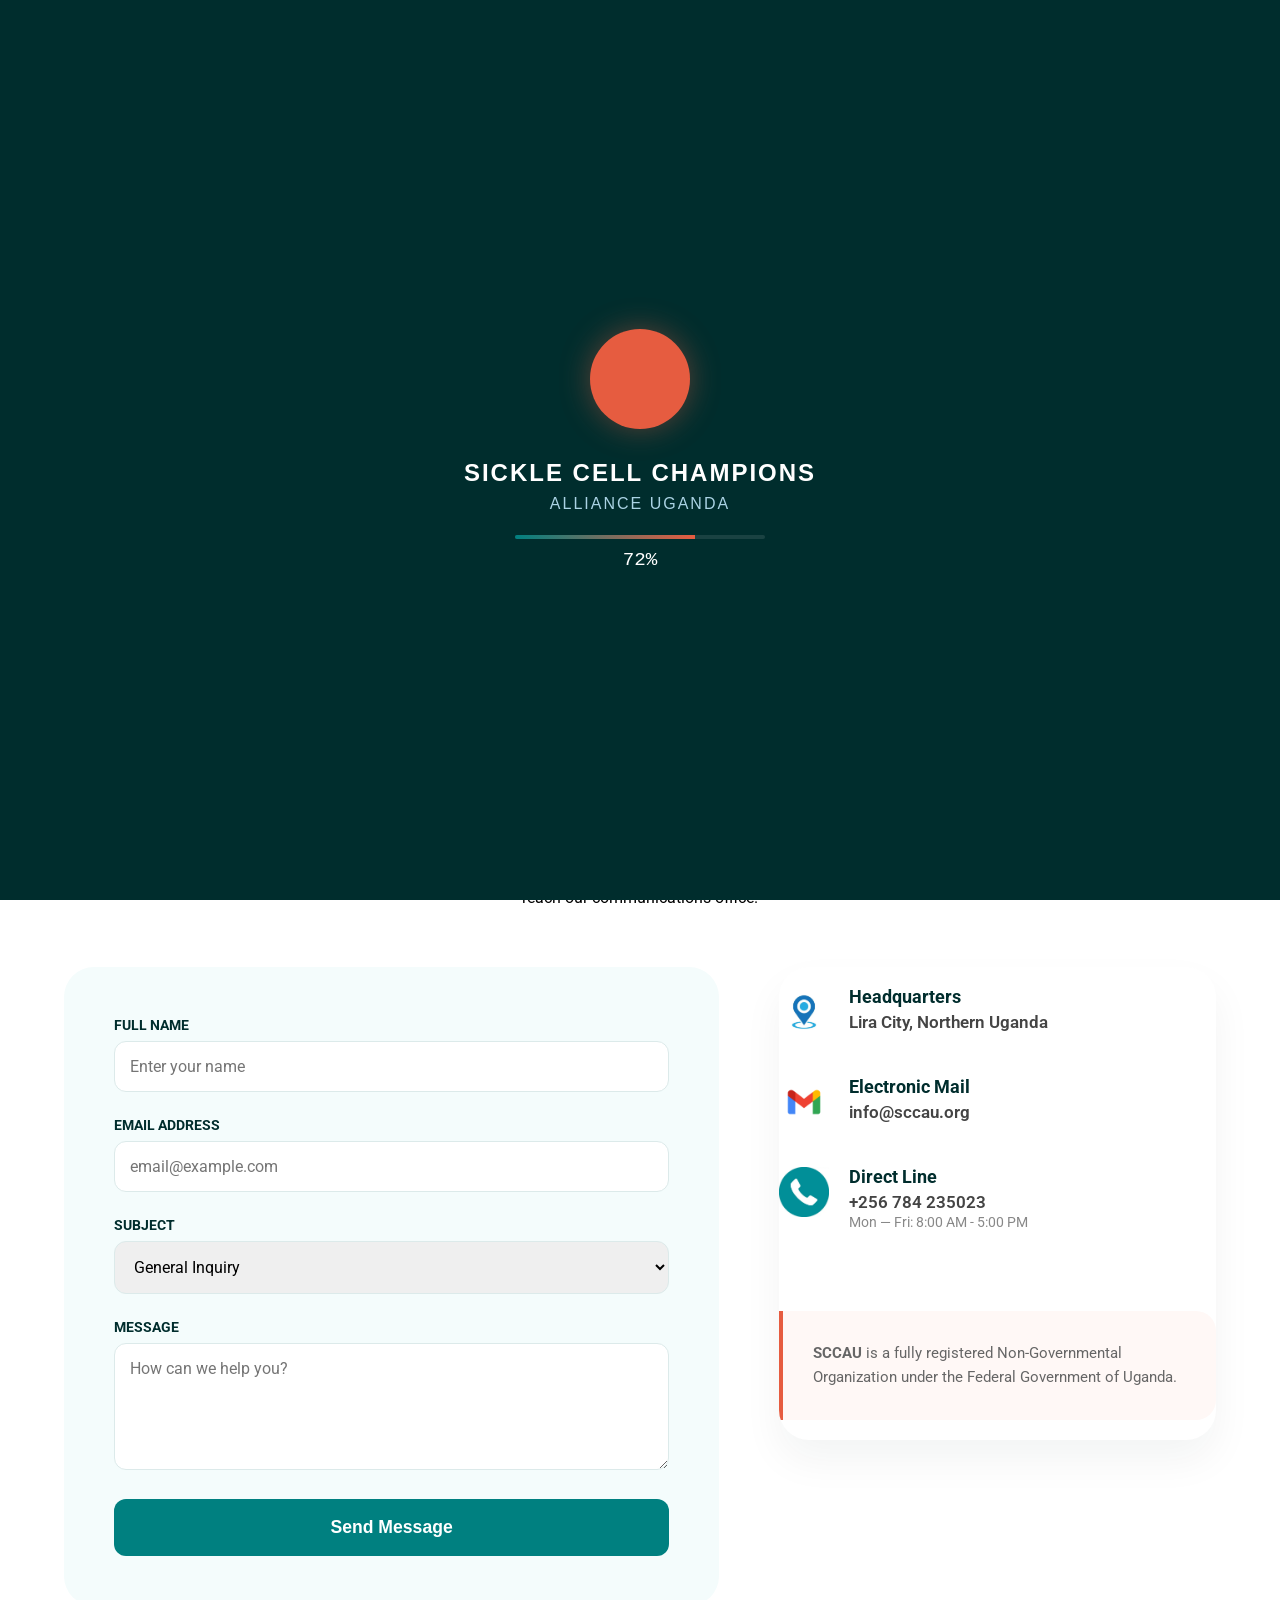
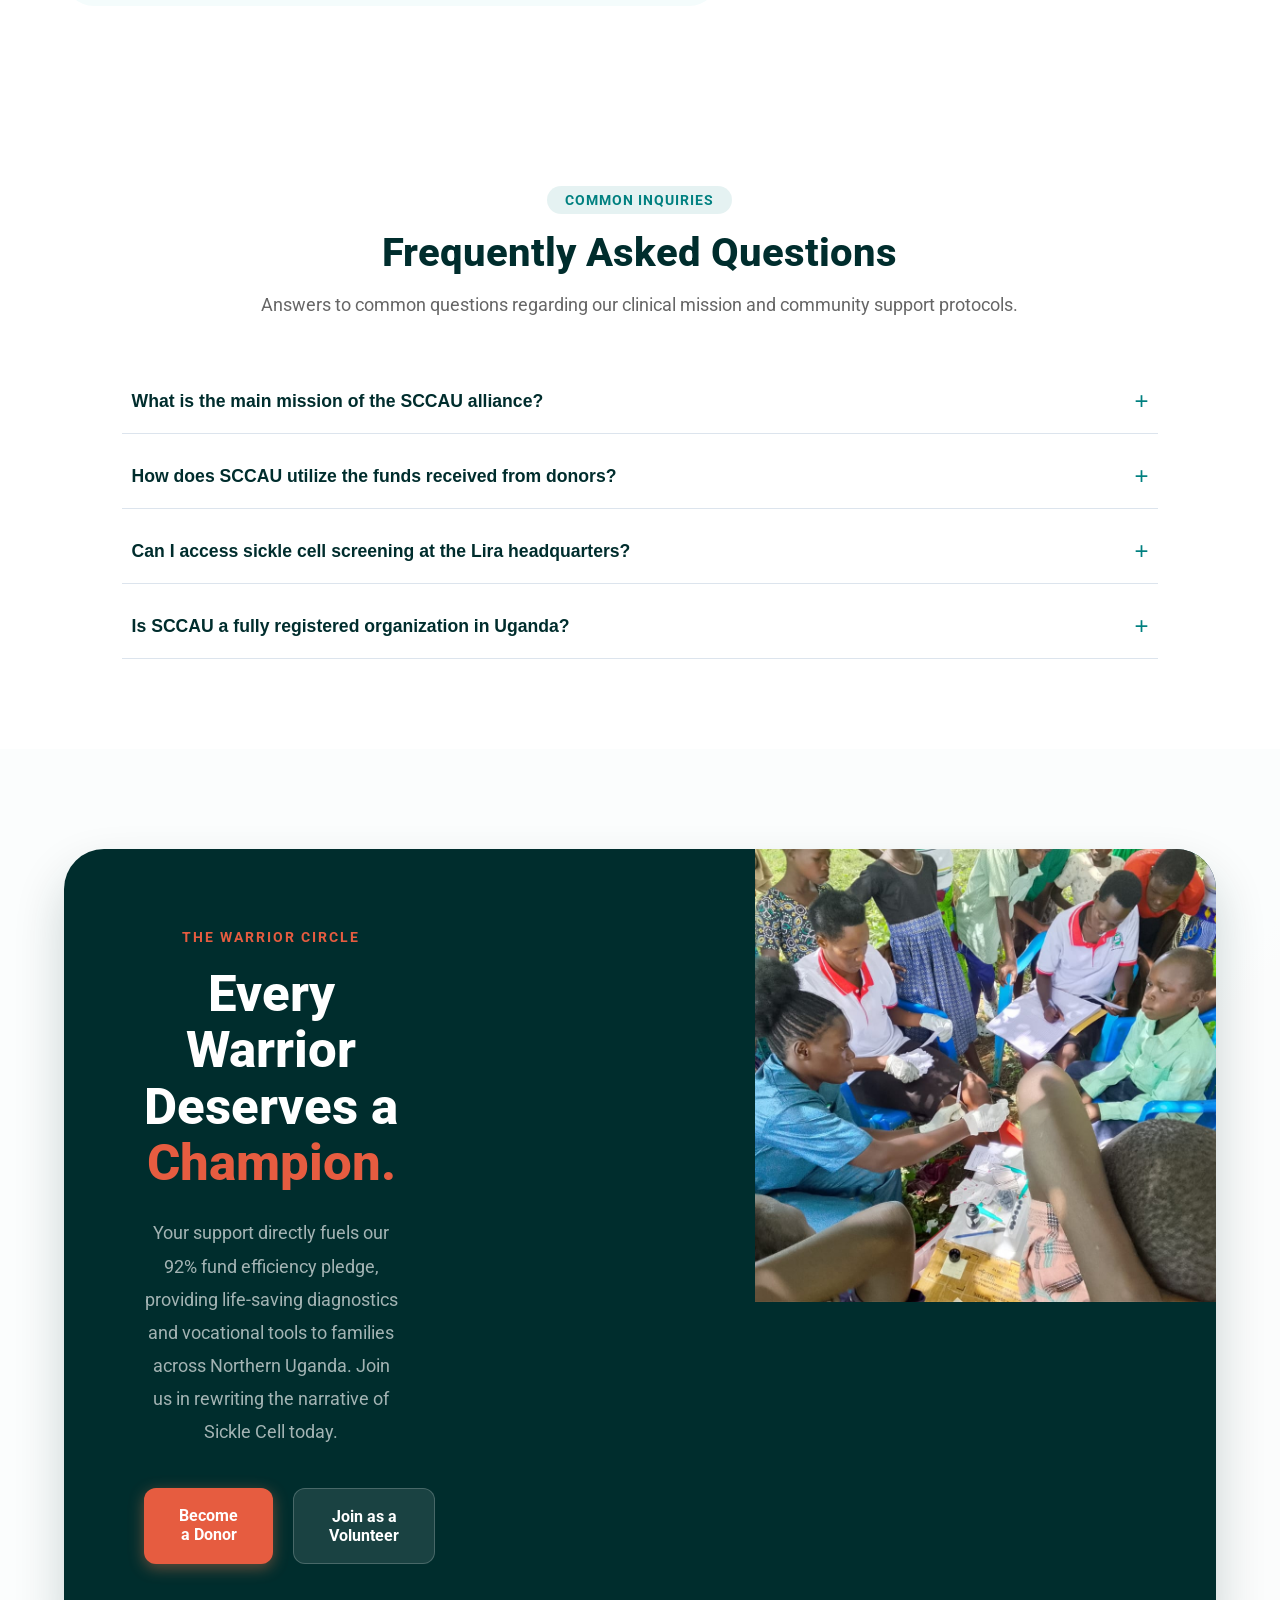
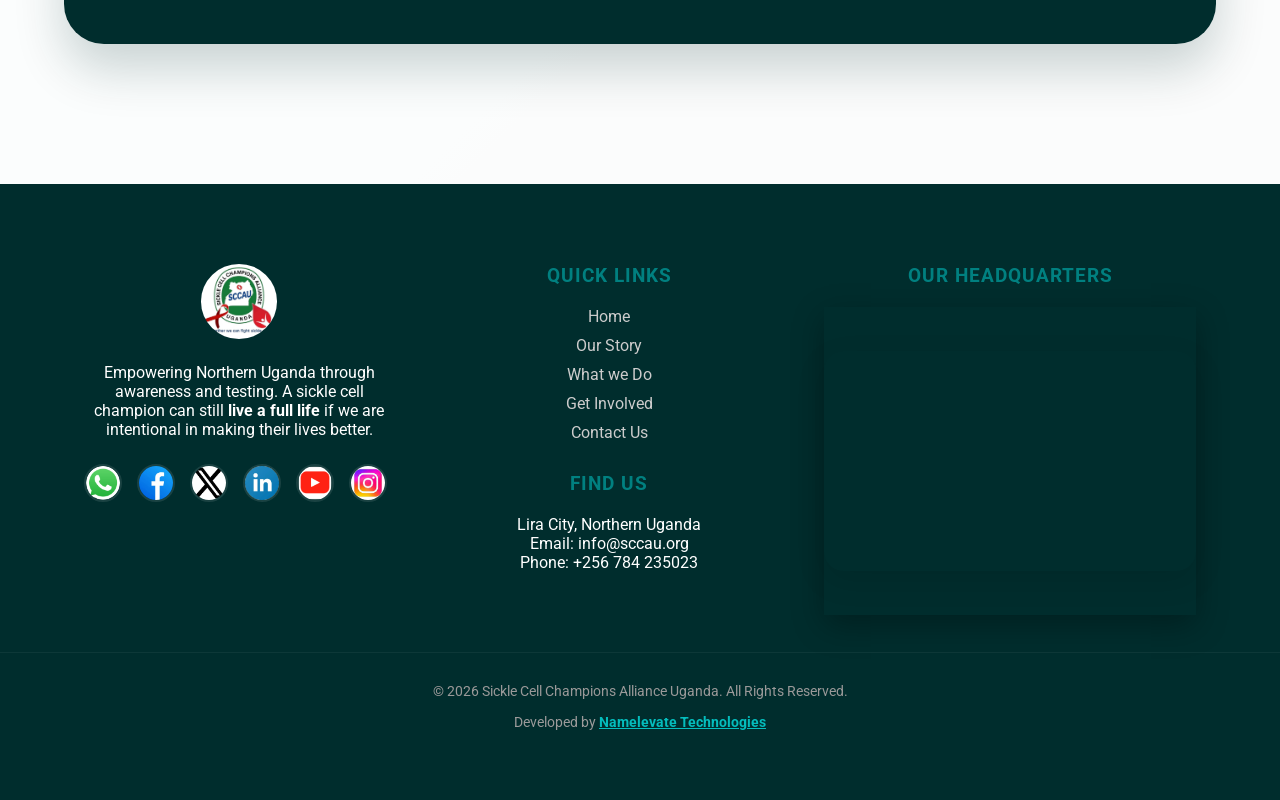
<file: contact.html>
<!DOCTYPE html>
<html lang="en">
<head>
    <meta charset="UTF-8">
    <meta name="viewport" content="width=device-width, initial-scale=1.0">
    <link href="https://fonts.googleapis.com/css2?family=Roboto:wght@400;700&display=swap" rel="stylesheet">
    <link rel="stylesheet" href="style.css">
    <meta name="description" content="Sickle Cell Champions Alliance Uganda (SCCAU) is a youth-led health NGO in Northern Uganda fighting Sickle Cell Disease stigma, promoting patients' wellbeing and creating awareness through clinical testing, community outreaches & advocacy.">
    <meta name="keywords" content="Sickle Cell Champions Alliance Uganda, SCCAU, sickle cell disease, health NGO, Northern Uganda, youth-led, clinical testing, advocacy">
    <meta name="author" content="OTTOO MARVIN">
     <link rel="preconnect" href="https://fonts.googleapis.com">
    <link rel="preconnect" href="https://fonts.gstatic.com" crossorigin>
    <link href="https://fonts.googleapis.com/css2?family=Roboto:ital,wght@0,100..900;1,100..900&display=swap" rel="stylesheet">

    <title>Sickle Cell Champions Alliance Uganda | Championing Hope</title>
    <link rel="stylesheet" href="style.css">
    <link rel="stylesheet" href="https://cdnjs.cloudflare.com/ajax/libs/font-awesome/6.0.0/css/all.min.css">
    
</head>
<body>

    <!--=======================================================Loader starts=================================================-->
    <div id="loader-wrapper">
    <div class="loader-content">
        <div class="cell-container">
            <div class="blood-cell"></div>
            <div class="progress-circle"></div>
        </div>
        
        <h2 class="loader-title">
            <span>Sickle Cell Champions</span><br>
            <span class="sub-text2">Alliance Uganda</span>
        </h2>
        
        <div class="progress-container">
            <div class="progress-bar" id="load-bar"></div>
        </div>
        <div class="progress-text"><span id="load-percentage">0</span>%</div>
    </div>
</div>
<!--=======================================================Loader ends=================================================-->


    <nav class="navbar">
        <div class="nav-container">
            <div class="brand">
                <img src="IMAGES/Logo-real.jpg" alt="SCAU Logo" class="logo">
                <span class="brand-name">Sickle Cell Champions <span class="break"></span>Alliance Uganda</span>
            </div>

            <ul class="nav-links" id="navLinks">
                    <li><a href="index.html">Home</a></li>
                    <li><a href="about.html">Our Story</a></li>
                    <li><a href="programs.html">What we Do</a></li>
                    <li><a href="involve.html">Get Involved</a></li>
                    <li><a href="contact.html" class="active">Contact Us</a></li>
                <li><a href="donate.html" class="btn-cta">Donate</a></li>
            </ul>


            <div class="menu-toggle" id="mobile-menu">
                <span class="bar"></span>
                <span class="bar"></span>
                <span class="bar"></span>
            </div>
        </div>
    </nav>

    <!--=============================================Hero section=================================================-->
<!-- ENHANCED CONTACT HERO -->
<section class="contact-hero">
    <div class="container">
        <div class="contact-hero-content reveal-up">
            <span class="section-tag">Direct Communication</span>
            <h1>Let’s Start a <span class="highlight-coral">Conversation</span></h1>
            <p>
                Our team in Lira City is dedicated to providing swift support for medical partners, 
                volunteers, and Sickle Cell Champions. We ensure all inquiries are handled with clinical precision and care.
            </p>

            <!-- Operational Status Bar -->
            <div class="status-grid">
                <div class="status-item">
                    <span class="status-label">Average Response Time</span>
                    <span class="status-value">48 Hours</span>
                </div>
                <div class="status-item">
                    <span class="status-label">Office Operations</span>
                    <span class="status-value">Mon — Friday</span>
                </div>
                <div class="status-item">
                    <span class="status-label">Inquiry Status</span>
                    <span class="status-value">Digital Intake 24/7</span>
                </div>
            </div>
        </div>
    </div>
</section>

    <!--============================================Hero section ends=============================================-->

    <!--==============================================Form section starts================================================-->
<!-- MAIN CONTACT SECTION -->
<section class="contact-main">
    <div class="container">
        <!-- Section Header -->
        <div class="section-header reveal-up" id="contact-form">
            <span class="section-tag">Get In Touch</span>
            <h2>Send Us a <span class="highlight">Message</span></h2>
            <p>Whether you have a medical inquiry or want to partner with our Lira team, use the form below to reach our communications office.</p>
        </div>

        <div class="contact-grid">
            <!-- Left: Contact Form -->
            <div class="contact-form-container reveal-up">
                <form action="process_contact.php" method="POST" class="styled-form">
                    <div class="form-group">
                        <label>Full Name</label>
                        <input type="text" name="name" placeholder="Enter your name" required>
                    </div>
                    <div class="form-group">
                        <label>Email Address</label>
                        <input type="email" name="email" placeholder="email@example.com" required>
                    </div>
                    <div class="form-group">
                        <label>Subject</label>
                        <select name="subject">
                            <option value="general">General Inquiry</option>
                            <option value="medical">Medical/Clinical Support</option>
                            <option value="partnership">Partnership/Donations</option>
                            <option value="volunteer">Volunteer Opportunities</option>
                        </select>
                    </div>
                    <div class="form-group">
                        <label>Message</label>
                        <textarea name="message" rows="5" placeholder="How can we help you?" required></textarea>
                    </div>
                    <button type="submit" class="btn-submit">Send Message</button>
                </form>
            </div>

            <!-- Right: Contact Info -->
            <div class="contact-info-panel reveal-up" style="transition-delay: 0.1s;">
                <div class="info-card">
                    <!-- Location -->
                    <div class="info-item">
                        <div class="info-icon">
                            <img src="IMAGES/location.webp" alt="Location Icon">
                        </div>
                        <div class="info-text">
                            <h4>Headquarters</h4>
                            <p>Lira City, Northern Uganda</p>
                        </div>
                    </div>

                    <!-- Email -->
                    <div class="info-item">
                        <div class="info-icon">
                            <img src="IMAGES/gmail.webp" alt="Email Icon">
                        </div>
                        <div class="info-text">
                            <h4>Electronic Mail</h4>
                            <p>info@sccau.org</p>
                        </div>
                    </div>

                    <!-- Phone -->
                    <div class="info-item">
                        <div class="info-icon">
                            <img src="IMAGES/phone.webp" alt="Phone Icon">
                        </div>
                        <div class="info-text">
                            <h4>Direct Line</h4>
                            <p>+256 784 235023</p>
                            <span>Mon — Fri: 8:00 AM - 5:00 PM</span>
                        </div>
                    </div>

                    <!-- NGO Status Box -->
                    <div class="ngo-status-box">
                        <p><strong>SCCAU</strong> is a fully registered Non-Governmental Organization under the Federal Government of Uganda.</p>
                    </div>
                </div>
            </div>
        </div>
    </div>
</section>

    <!--===============================================Form section end ==========================================-->
 
    <!--===============================================FAQ starts=================================================-->
<!-- FAQ SECTION -->
<!-- FAQ SECTION -->


<section class="get-involved-faq">
    <div class="container">
        <div class="section-header-centered">
            <span class="subtitle-tag">Common Inquiries</span>
            <h2>Frequently Asked Questions</h2>
            <p>Answers to common questions regarding our clinical mission and community support protocols.</p>
        </div>

        <div class="faq-item">
            <button class="faq-question">What is the main mission of the SCCAU alliance? <span class="icon">+</span></button>
            <div class="faq-answer">
                <p>Our mission is to reduce the sickle cell burden in Northern Uganda through genotype screening, genetic counseling, and vocational empowerment for Warriors to ensure they lead healthy, self-reliant, and productive lives.</p>
            </div>
        </div>

        <div class="faq-item">
            <button class="faq-question">How does SCCAU utilize the funds received from donors? <span class="icon">+</span></button>
            <div class="faq-answer">
                <p>Transparency is our priority. We maintain a strict pledge where 92% of all funds go directly into field projects like testing kits and empowerment tools, while only 8% supports the essential administrative logistics.</p>
            </div>
        </div>

        <div class="faq-item">
            <button class="faq-question">Can I access sickle cell screening at the Lira headquarters? <span class="icon">+</span></button>
            <div class="faq-answer">
                <p>Yes! We provide high-precision genotype testing at our Lira City office and during school outreach. Every test includes professional counseling to help families understand their results and make informed health decisions.</p>
            </div>
        </div>

        <div class="faq-item">
            <button class="faq-question">Is SCCAU a fully registered organization in Uganda? <span class="icon">+</span></button>
            <div class="faq-answer">
                <p>SCCAU is a fully registered Non-Governmental Organization under the Federal Government of Uganda. We provide official receipts for all contributions and maintain strict compliance with all national regulatory requirements.</p>
            </div>
        </div>
    </div>
</section>

    <!--===============================================FAQ ends=================================================-->
 
    <!--===============================================Final CTA starts======================================================-->
<!-- FINAL CTA SECTION -->
<section class="final-cta reveal-up">
    <div class="container">
        <div class="cta-card">
            <div class="cta-content">
                <span class="cta-subtitle">The Warrior Circle</span>
                <h2>Every Warrior Deserves a <span class="highlight-coral">Champion.</span></h2>
                <p>
                    Your support directly fuels our 92% fund efficiency pledge, providing life-saving diagnostics and vocational tools to families across Northern Uganda. Join us in rewriting the narrative of Sickle Cell today.
                </p>
                <div class="cta-buttons">
                    <a href="#contact-form" class="btn-primary">Become a Donor</a>
                    <a href="#contact-form" class="btn-secondary">Join as a Volunteer</a>
                </div>
            </div>
            
            <!-- This image represents the hope and growth of your football academy and medical outreach -->
            <div class="cta-image">
                <img src="IMAGES/sccau20.jpg" alt="Sickle Cell Warrior Empowerment">
            </div>
        </div>
    </div>
</section>
    <!--================================================Final CTA ends======================================================-->
<!--================================================= Footer starts=========================================== -->
<footer class="main-footer">
    <div class="footer-grid">
        <!-- Column 1: Brand & Socials -->
        <div class="footer-column footer-brand">
            <img src="IMAGES/Logo-real.jpg" alt="SCAU Logo" class="footer-logo">
            <p>Empowering Northern Uganda through awareness and testing. A sickle cell champion can still <strong>live a full life</strong> if we are intentional in making their lives better.</p>
            
            <div class="footer-social-images">
                <a href="https://whatsapp.com/channel/0029Vb7BGHY9Bb685tiHr13R"><img src="IMAGES/whatsapp-icon.png" alt="WhatsApp"></a>
                <a href="https://www.facebook.com/groups/1849727368988697/?ref=share&mibextid=KtfwRi"><img src="IMAGES/facebook.webp" alt="Facebook"></a>
                <a href="#"><img src="IMAGES/xicon.webp" alt="X"></a>
                <a href="#"><img src="IMAGES/linkedin.webp" alt="LinkedIn"></a>
                <a href="https://youtube.com/@sicklecellchampionsallianceuga?si=UdlcCZ-kSD-UQcYW"><img src="IMAGES/youtube.png" alt="YouTube"></a>
                <a href="#"><img src="IMAGES/ig-icon.webp" alt="Instagram"></a>

            </div>
        </div>

        <!-- Column 2: Links & Contact -->
        <div class="footer-column footer-info">
            <div class="info-group">
                <h4>Quick Links</h4>
                <ul class="footer-nav">
                    <li><a href="index.html">Home</a></li>
                    <li><a href="about.html">Our Story</a></li>
                    <li><a href="programs.html">What we Do</a></li>
                    <li><a href="involve.html">Get Involved</a></li>
                    <li><a href="contact.html">Contact Us</a></li>
                </ul>
            </div>
            <div class="info-group" style="margin-top: 30px;">
                <h4>Find Us</h4>
                <p>Lira City, Northern Uganda</p>
                <p>Email: info@sccau.org</p>
                <p>Phone: +256 784 235023</p>
            </div>
        </div>

        <!-- Column 3: The Map -->
        <div class="footer-column footer-map">
    <h4>Our Headquarters</h4>
    <div class="map-container">
    <!-- Updated Embed Code centered towards Lira City West (Akitenino Cell area) -->
    <iframe 
        src="https://www.google.com/maps/embed?pb=!1m18!1m12!1m3!1d15951.050608556637!2d32.8750000!3d2.2470000!2m3!1f0!2f0!3f0!3m2!1i1024!2i768!4f13.1!3m3!1m2!1s0x1770967000000000%3A0x0!2sLira%20City%20West%2C%20Uganda!5e0!3m2!1sen!2sug!4v1714600000000!5m2!1sen!2sug" 
        width="100%" 
        height="220" 
        style="border:0; border-radius: 20px; box-shadow: 0 10px 30px rgba(0,0,0,0.1);" 
        allowfullscreen="" 
        loading="lazy" 
        referrerpolicy="no-referrer-when-downgrade">
    </iframe>
    </div>
</div>
    </div>

    <div class="footer-bottom">
        <div class="footer-bottom-container">
            <p class="copyright">&copy; 2026 Sickle Cell Champions Alliance Uganda. All Rights Reserved.</p>
            <p class="developer-credit">
                  Developed by 
                <a href="https://www.namelevate.com" target="_blank" class="namelevate-link"><u>Namelevate Technologies</u></a>
            </p>
        </div>
    </div>
</footer>
<!--================================================= Footer ends=========================================== -->
<!--===================================================Whats App Chat Button===================================================-->
<a href="https://wa.me/256784235023" class="whatsapp-float" target="_blank">
    <span class="wa-tooltip">Chat with us</span>
    <img src="IMAGES/whatsapp-icon.png" alt="WhatsApp Chat">
</a>
<!--====================================================WhatsApp Chat Button====================================================-->



<script src="js/contact.js"></script>
</body>
</html>
</file>
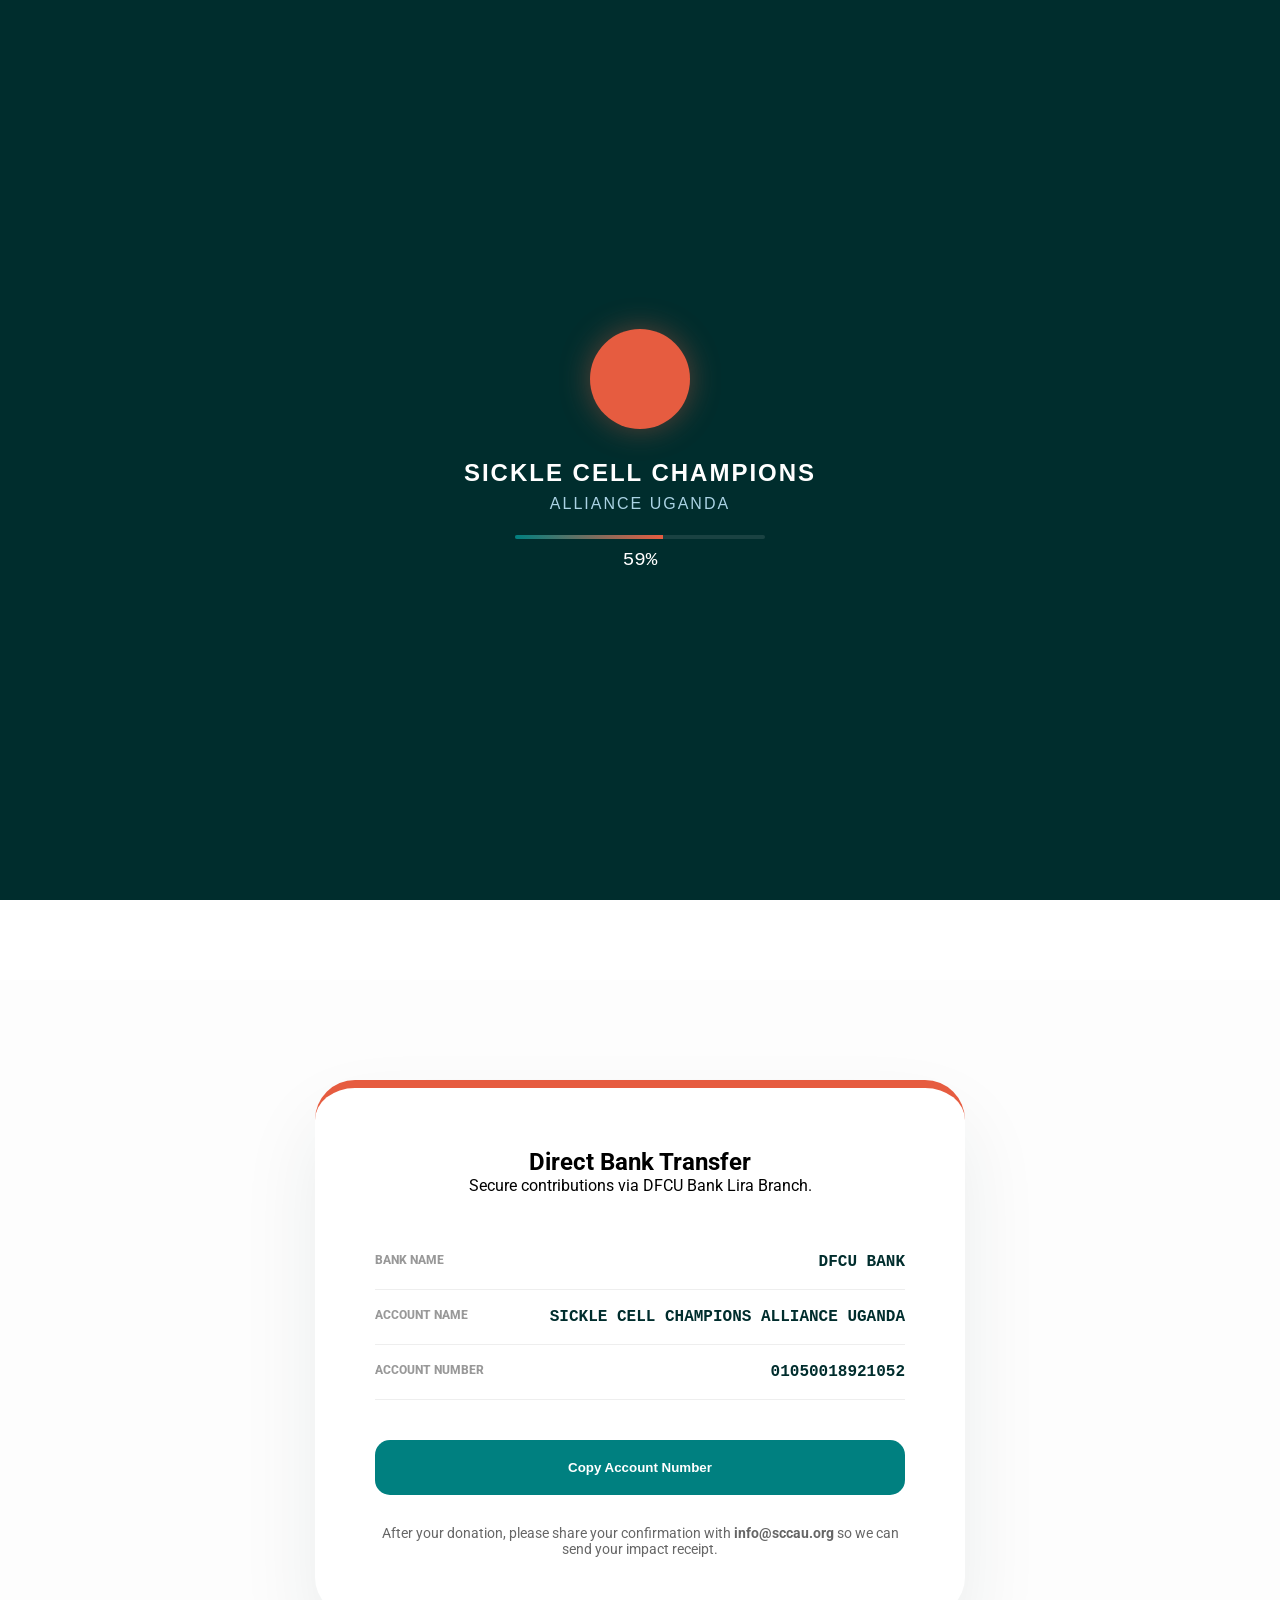
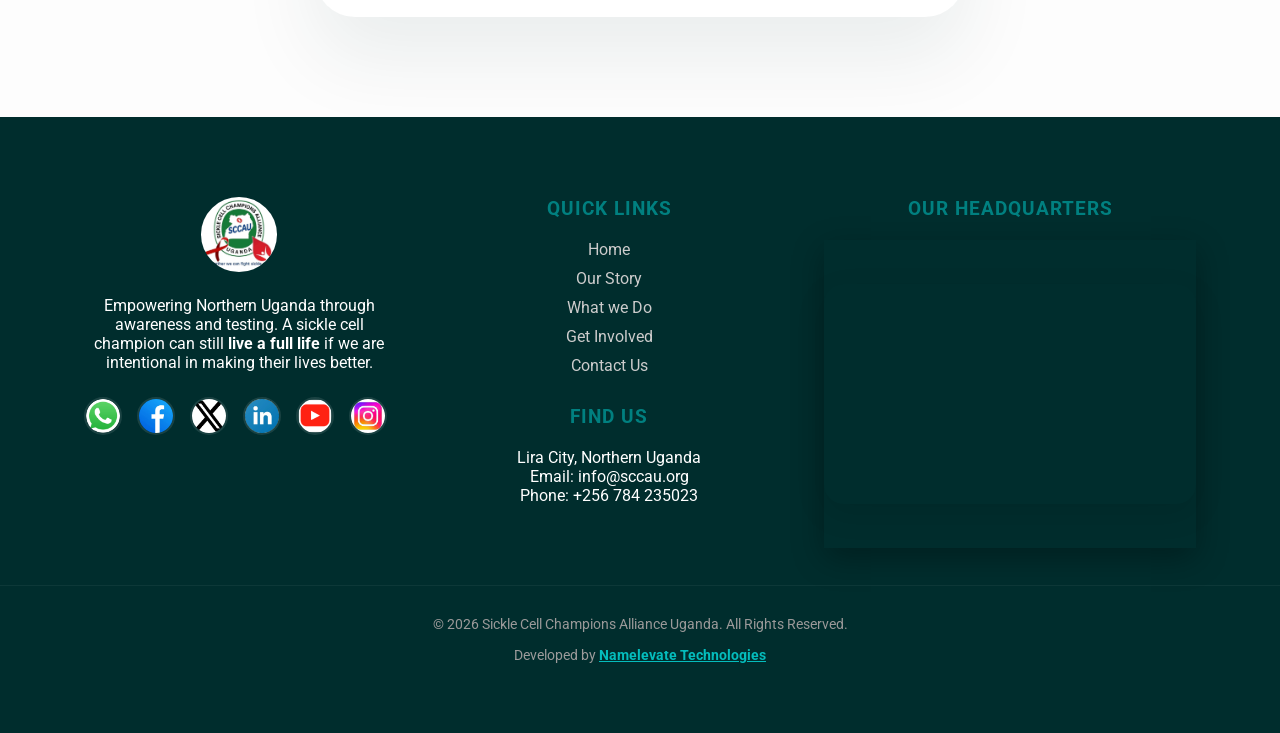
<file: donate.html>
<!DOCTYPE html>
<html lang="en">
<head>
    <meta charset="UTF-8">
    <meta name="viewport" content="width=device-width, initial-scale=1.0">
    <link href="https://fonts.googleapis.com/css2?family=Roboto:wght@400;700&display=swap" rel="stylesheet">
    <link rel="stylesheet" href="style.css">
    <meta name="description" content="Sickle Cell Champions Alliance Uganda (SCCAU) is a youth-led health NGO in Northern Uganda fighting Sickle Cell Disease stigma, promoting patients' wellbeing and creating awareness through clinical testing, community outreaches & advocacy.">
    <meta name="keywords" content="Sickle Cell Champions Alliance Uganda, SCCAU, sickle cell disease, health NGO, Northern Uganda, youth-led, clinical testing, advocacy">
    <meta name="author" content="OTTOO MARVIN">
     <link rel="preconnect" href="https://fonts.googleapis.com">
    <link rel="preconnect" href="https://fonts.gstatic.com" crossorigin>
    <link href="https://fonts.googleapis.com/css2?family=Roboto:ital,wght@0,100..900;1,100..900&display=swap" rel="stylesheet">

    <title>Sickle Cell Champions Alliance Uganda | Championing Hope</title>
    <link rel="stylesheet" href="style.css">
    <link rel="stylesheet" href="https://cdnjs.cloudflare.com/ajax/libs/font-awesome/6.0.0/css/all.min.css">
    
</head>
<body>

    <!--=======================================================Loader starts=================================================-->
    <div id="loader-wrapper">
    <div class="loader-content">
        <div class="cell-container">
            <div class="blood-cell"></div>
            <div class="progress-circle"></div>
        </div>
        
        <h2 class="loader-title">
            <span>Sickle Cell Champions</span><br>
            <span class="sub-text2">Alliance Uganda</span>
        </h2>
        
        <div class="progress-container">
            <div class="progress-bar" id="load-bar"></div>
        </div>
        <div class="progress-text"><span id="load-percentage">0</span>%</div>
    </div>
</div>
<!--=======================================================Loader ends=================================================-->


    <nav class="navbar">
        <div class="nav-container">
            <div class="brand">
                <img src="IMAGES/Logo-real.jpg" alt="SCAU Logo" class="logo">
                <span class="brand-name">Sickle Cell Champions <span class="break"></span>Alliance Uganda</span>
            </div>

            <ul class="nav-links" id="navLinks">
                    <li><a href="index.html">Home</a></li>
                    <li><a href="about.html">Our Story</a></li>
                    <li><a href="programs.html">What we Do</a></li>
                    <li><a href="involve.html">Get Involved</a></li>
                    <li><a href="contact.html">Contact Us</a></li>
                <li><a href="donate.html" class="btn-cta active">Donate</a></li>
            </ul>

            <div class="menu-toggle" id="mobile-menu">
                <span class="bar"></span>
                <span class="bar"></span>
                <span class="bar"></span>
            </div>
        </div>
    </nav>

    <!--=============================================Hero section=================================================-->
<!-- DONATION SECTION START -->
<section class="donation-hero">
    <div class="container">
        <div class="reveal-up">
            <h1>Fuel the <span class="highlight-coral">Warrior</span> Spirit</h1>
            <p>Every contribution is a direct investment in genotype testing, genetic counseling, and vocational empowerment for Northern Uganda.</p>
        </div>
    </div>
</section>

<div class="transparency-bar">
    <div class="container">
        OUR PROMISE: 85% OF EVERY SHILLING GOES DIRECTLY TO FIELD PROJECTS
    </div>
</div>

<section class="impact-section">
    <div class="container">
        <div class="section-header reveal-up">
            <span class="section-tag">Transparency</span>
            <h2>See Your <span class="highlight">Impact</span></h2>
        </div>
        
        <div class="impact-grid">
            <div class="impact-card reveal-up">
                <div class="impact-visual">
                    <img src="IMAGES/test-icon.webp" alt="Diagnostic Testing">
                </div>
                <h3>Diagnostic Support</h3>
                <p>Covers the cost of high-precision genotype screening for one family, ensuring early identification.</p>
            </div>
            
            <div class="impact-card reveal-up" style="transition-delay: 0.1s;">
                <div class="impact-visual">
                    <img src="IMAGES/counsel.png" alt="Counseling session">
                </div>
                <h3>Clinical Guidance</h3>
                <p>Funds a professional genetic counseling session for a young couple in Northern Uganda.</p>
            </div>
            
            <div class="impact-card reveal-up" style="transition-delay: 0.2s;">
                <div class="impact-visual">
                    <img src="IMAGES/vocationa-icon.png" alt="Vocational training">
                </div>
                <h3>Warrior Empowerment</h3>
                <p>Contributes toward a vocational toolkit—like a sewing machine—for a Warrior to build self-reliance.</p>
            </div>
        </div>
    </div>
</section>

<section class="bank-section">
    <div class="container">
        <div class="bank-card reveal-up">
            <div class="bank-header">
                <h2>Direct Bank Transfer</h2>
                <p>Secure contributions via DFCU Bank Lira Branch.</p>
            </div>

            <div class="bank-details">
                <div class="detail-item">
                    <span class="label">Bank Name</span>
                    <span class="value">DFCU BANK</span>
                </div>
                <div class="detail-item">
                    <span class="label">Account Name</span>
                    <span class="value">SICKLE CELL CHAMPIONS ALLIANCE UGANDA</span>
                </div>
                <div class="detail-item">
                    <span class="label">Account Number</span>
                    <span class="value" id="accountNo">01050018921052</span>
                </div>
            </div>

            <button class="copy-btn" onclick="copyAccount()">Copy Account Number</button>
            
            <div class="security-note">
                <p>After your donation, please share your confirmation with <strong>info@sccau.org</strong> so we can send your impact receipt.</p>
            </div>
        </div>
    </div>
</section>
<!-- DONATION SECTION END -->

    <!--============================================Hero section ends=============================================-->

    <!--==============================================Impact stats starts================================================-->

    <!--===============================================Impact stats end ==========================================-->
 
    <!--===============================================welcome starts=================================================-->

    <!--===============================================welcome ends=================================================-->
 
<!--================================================= Footer starts=========================================== -->
<footer class="main-footer">
    <div class="footer-grid">
        <!-- Column 1: Brand & Socials -->
        <div class="footer-column footer-brand">
            <img src="IMAGES/Logo-real.jpg" alt="SCAU Logo" class="footer-logo">
            <p>Empowering Northern Uganda through awareness and testing. A sickle cell champion can still <strong>live a full life</strong> if we are intentional in making their lives better.</p>
            
            <div class="footer-social-images">
                <a href="https://whatsapp.com/channel/0029Vb7BGHY9Bb685tiHr13R"><img src="IMAGES/whatsapp-icon.png" alt="WhatsApp"></a>
                <a href="https://www.facebook.com/groups/1849727368988697/?ref=share&mibextid=KtfwRi"><img src="IMAGES/facebook.webp" alt="Facebook"></a>
                <a href="#"><img src="IMAGES/xicon.webp" alt="X"></a>
                <a href="#"><img src="IMAGES/linkedin.webp" alt="LinkedIn"></a>
                <a href="https://youtube.com/@sicklecellchampionsallianceuga?si=UdlcCZ-kSD-UQcYW"><img src="IMAGES/youtube.png" alt="YouTube"></a>
                <a href="#"><img src="IMAGES/ig-icon.webp" alt="Instagram"></a>

            </div>
        </div>

        <!-- Column 2: Links & Contact -->
        <div class="footer-column footer-info">
            <div class="info-group">
                <h4>Quick Links</h4>
                <ul class="footer-nav">
                    <li><a href="index.html">Home</a></li>
                    <li><a href="about.html">Our Story</a></li>
                    <li><a href="programs.html">What we Do</a></li>
                    <li><a href="involve.html">Get Involved</a></li>
                    <li><a href="contact.html">Contact Us</a></li>
                </ul>
            </div>
            <div class="info-group" style="margin-top: 30px;">
                <h4>Find Us</h4>
                <p>Lira City, Northern Uganda</p>
                <p>Email: info@sccau.org</p>
                <p>Phone: +256 784 235023</p>
            </div>
        </div>

        <!-- Column 3: The Map -->
        <div class="footer-column footer-map">
    <h4>Our Headquarters</h4>
    <div class="map-container">
    <!-- Updated Embed Code centered towards Lira City West (Akitenino Cell area) -->
    <iframe 
        src="https://www.google.com/maps/embed?pb=!1m18!1m12!1m3!1d15951.050608556637!2d32.8750000!3d2.2470000!2m3!1f0!2f0!3f0!3m2!1i1024!2i768!4f13.1!3m3!1m2!1s0x1770967000000000%3A0x0!2sLira%20City%20West%2C%20Uganda!5e0!3m2!1sen!2sug!4v1714600000000!5m2!1sen!2sug" 
        width="100%" 
        height="220" 
        style="border:0; border-radius: 20px; box-shadow: 0 10px 30px rgba(0,0,0,0.1);" 
        allowfullscreen="" 
        loading="lazy" 
        referrerpolicy="no-referrer-when-downgrade">
    </iframe>
    </div>
</div>
    </div>

    <div class="footer-bottom">
        <div class="footer-bottom-container">
            <p class="copyright">&copy; 2026 Sickle Cell Champions Alliance Uganda. All Rights Reserved.</p>
            <p class="developer-credit">
                  Developed by 
                <a href="https://www.namelevate.com" target="_blank" class="namelevate-link"><u>Namelevate Technologies</u></a>
            </p>
        </div>
    </div>
</footer>
<!--================================================= Footer ends=========================================== -->
<!--===================================================Whats App Chat Button===================================================-->
<a href="https://wa.me/256784235023" class="whatsapp-float" target="_blank">
    <span class="wa-tooltip">Chat with us</span>
    <img src="IMAGES/whatsapp-icon.png" alt="WhatsApp Chat">
</a>
<!--====================================================WhatsApp Chat Button====================================================-->


<script src="js/donate.js"></script>
</body>
</html>
</file>
<file: style.css>
/* Color Palette & Variables */
:root {
    --teal: #008080; /* Bluish Teal */
    --coral: #FF7F50; /* Coral */
    --white: #ffffff;
    --glass: rgba(255, 255, 255, 0.9);
}

* {
    margin: 0;
    padding: 0;
    box-sizing: border-box;
}

body {
    font-family: 'Roboto', sans-serif;
}

/* Navbar Styles */
.navbar {
    position: fixed;
    top: 0;
    width: 100%;
    height: 80px;
    background: rgb(214, 242, 248);
    backdrop-filter: blur(10px); /* Modern Glass Effect */
    border-bottom: 1px solid rgba(0, 128, 128, 0.1);
    z-index: 1000;
    display: flex;
    align-items: center;
}

.nav-container {
    display: flex;
    justify-content: space-between;
    align-items: center;
    width: 90%;
    max-width: 1200px;
    margin: 0 auto;
}

/* Brand Section */
.brand {
    display: flex;
    align-items: center;
    gap: 15px;
}

.logo {
    height: 60px;
    width: auto;
    border-radius: 50%;
}

.brand-name {
    font-weight: 700;
    color: var(--teal);
    font-size: 1.1rem;
    text-transform: uppercase;
    letter-spacing: 1px;
}

/* Desktop Links */
.nav-links {
    display: flex;
    list-style: none;
    align-items: center;
    gap: 30px;
}

.nav-links a {
    text-decoration: none;
    color: #333;
    font-weight: 400;
    transition: color 0.3s ease;
}

.nav-links a:hover, .nav-links a.active {
    color: var(--teal);
}

.btn-cta {
    background-color: var(--coral);
    color: var(--white) !important;
    padding: 10px 25px;
    border-radius: 50px;
    font-weight: 700 !important;
    box-shadow: 0 4px 15px rgba(255, 127, 80, 0.3);
    transition: transform 0.3s ease !important;
}

.btn-cta:hover {
    transform: translateY(-3px); 
    color: rgb(68, 35, 35);
}

/* Mobile Responsiveness */
.menu-toggle {
    display: none;
    cursor: pointer;
}

.bar {
    display: block;
    width: 25px;
    height: 3px;
    margin: 5px auto;
    background-color: var(--teal);
    transition: all 0.3s ease-in-out;
}
  .break::before {
        content: "\A";
        white-space: pre;
    }

@media (max-width: 992px) {
 /*   .brand-name {
        display: none; /* Hides NGO Name on small screens */
  /*  } */
  .break::before {
        content: "\A";
        white-space: pre;
    }

    .menu-toggle {
        display: block;
    }

    .nav-links {
        position: absolute;
        top: 80px;
        left: -100%;
        flex-direction: column;
        background-color: var(--white);
        width: 100%;
        text-align: center;
        transition: 0.3s;
        box-shadow: 0 10px 10px rgba(0,0,0,0.1);
        padding: 40px 0;
    }

    .nav-links.active {
        left: 0;
    }

    .nav-links li {
        margin: 15px 0;
    }
}

/* Hero styles */
/* --- HERO SECTION --- */
.hero {
    position: relative;
    padding: 160px 0 100px 0; /* Extra padding top for the fixed navbar */
    min-height: 90vh;
    display: flex;
    align-items: center;
    overflow: hidden; /* Necessary for background blobs */
    background: linear-gradient(135deg, #fdfbfb 0%, #ebedee 100%); /* Light background */
}

/* Background Animated Blobs */
.hero-blob-bg1, .hero-blob-bg2 {
    position: absolute;
    border-radius: 50%;
    filter: blur(80px);
    z-index: 1;
    opacity: 0.5;
    animation: blobify 15s infinite alternate ease-in-out;
}

.hero-blob-bg1 {
    width: 500px;
    height: 500px;
    background: rgba(0, 128, 128, 0.2); /* Soft Teal */
    top: -100px;
    right: -100px;
}

.hero-blob-bg2 {
    width: 300px;
    height: 300px;
    background: rgba(255, 127, 80, 0.2); /* Soft Coral */
    bottom: -50px;
    left: 10%;
}

.hero-container {
    position: relative;
    z-index: 5;
    display: flex;
    justify-content: space-between;
    align-items: center;
    width: 90%;
    max-width: 1200px;
    margin: 0 auto;
    gap: 50px;
}

/* Hero Content (Left) */
.hero-content {
    flex: 1;
    max-width: 600px;
    opacity: 0;
    transform: translateY(30px);
    animation: fadeInUp 1s ease forwards;
}

.hero-subtitle {
    display: inline-block;
    color: var(--teal);
    font-weight: 700;
    background: rgba(0, 128, 128, 0.1);
    padding: 8px 15px;
    border-radius: 20px;
    font-size: 0.9rem;
    margin-bottom: 20px;
}

.hero-title {
    font-size: 3.5rem;
    font-weight: 700;
    line-height: 1.1;
    color: #1a1a1a;
    margin-bottom: 25px;
}

.hero-description {
    font-size: 1.15rem;
    color: #555;
    line-height: 1.6;
    margin-bottom: 40px;
}

.hero-btns {
    display: flex;
    gap: 20px;
}

.btn-primary {
    background-color: var(--coral);
    color: var(--white);
    padding: 15px 35px;
    border-radius: 50px;
    text-decoration: none;
    font-weight: 700;
    box-shadow: 0 4px 15px rgba(255, 127, 80, 0.4);
    transition: all 0.3s ease;
}

.btn-primary:hover {
    box-shadow: 0 6px 20px rgba(255, 127, 80, 0.6);
    transform: translateY(-2px);
}

.btn-secondary {
    color: var(--teal);
    text-decoration: none;
    font-weight: 700;
    display: flex;
    align-items: center;
    gap: 8px;
    transition: 0.3s ease;
    background-color: rgb(244, 122, 56);
}

.btn-secondary span {
    transition: 0.3s ease;
}

.btn-secondary:hover span {
    transform: translateX(5px);
}

/* Hero Image (Right) with Blob Mask */
.hero-image-wrapper {
    position: relative;
    flex: 1;
    display: flex;
    justify-content: center;
    align-items: center;
    opacity: 0;
    transform: scale(0.9) translateX(50px);
    animation: imageSlideIn 1.2s ease forwards;
    animation-delay: 0.3s;
}

.blob-mask {
    width: 100%;
    max-width: 500px;
    height: auto;
    aspect-ratio: 1; /* Keep it square/circular */
    border-radius: 60% 40% 30% 70% / 60% 30% 70% 40%; /* Modern organic blob shape */
    background: var(--teal);
    overflow: hidden;
    box-shadow: 0 15px 50px rgba(0,0,0,0.15);
}

.hero-img {
    width: 100%;
    height: 100%;
    object-fit: cover; /* Ensures image covers the blob area */
    object-position: center;
}

.floating-icon {
    position: absolute;
    bottom: -20px;
    left: 20px;
    background: var(--coral);
    padding: 15px;
    border-radius: 50%;
    width: 60px;
    height: 60px;
    display: flex;
    align-items: center;
    justify-content: center;
    box-shadow: 0 10px 20px rgba(255, 127, 80, 0.3);
}

.floating-icon svg {
    width: 30px;
    height: 30px;
    fill: var(--white);
}

/* --- ANIMATIONS --- */
@keyframes fadeInUp {
    to {
        opacity: 1;
        transform: translateY(0);
    }
}

@keyframes imageSlideIn {
    to {
        opacity: 1;
        transform: scale(1) translateX(0);
    }
}

@keyframes blobify {
    0% {
        border-radius: 50% 50% 50% 50%;
        transform: translate(0, 0);
    }
    100% {
        border-radius: 30% 60% 70% 40% / 50% 60% 30% 40%;
        transform: translate(20px, -20px);
    }
}

/* --- MOBILE RESPONSIVENESS --- */
@media (max-width: 992px) {
    .hero {
        padding: 120px 0 60px 0;
    }

    .hero-container {
        flex-direction: column-reverse; /* Put image on top of text on mobile */
        text-align: center;
        gap: 30px;
    }

    .hero-image-wrapper {
        justify-content: center;
        width: 80%; /* Don't take full width on mobile */
        max-width: 350px;
    }

    .blob-mask {
        aspect-ratio: 1; /* Maintain shape */
    }

    .hero-content {
        max-width: 100%;
    }

    .hero-title {
        font-size: 2.5rem; /* Scale down title */
    }

    .hero-btns {
        justify-content: center; /* Center buttons */
        flex-direction: column;
        gap: 15px;
    }
}

/* Impact stats start */
/* --- IMPACT STATS SECTION --- */
.stats-section {
    padding: 80px 0;
    background: #ffffff;
}

.stats-container {
    display: grid;
    grid-template-columns: repeat(4, 1fr);
    gap: 30px;
    width: 90%;
    max-width: 1200px;
    margin: 0 auto;
}

.stat-card {
    background: rgb(216, 240, 249);
    padding: 40px 20px;
    border-radius: 20px;
    text-align: center;
    transition: all 0.4s ease;
    box-shadow: 0 10px 30px rgba(0, 0, 0, 0.05); /* Modern soft shadow */
    border: 1px solid rgba(0,0,0,0.02);
}

.stat-card:hover {
    transform: translateY(-10px);
    box-shadow: 0 20px 40px rgba(0, 0, 0, 0.1);
}

.stat-icon {
    width: 60px;
    height: 60px;
    margin: 0 auto 20px;
    border-radius: 15px;
    display: flex;
    align-items: center;
    justify-content: center;
}

.stat-icon svg {
    width: 30px;
    height: 30px;
    fill: white;
}

.teal-bg { background-color: var(--teal); }
.coral-bg { background-color: var(--coral); }

.stat-number {
    font-size: 2.8rem;
    font-weight: 700;
    color: #1a1a1a;
    margin-bottom: 5px;
}

.stat-label {
    font-size: 1rem;
    color: #777;
    font-weight: 400;
}

/* Responsive Stats */
@media (max-width: 992px) {
    .stats-container {
        grid-template-columns: repeat(2, 1fr);
    }
}

@media (max-width: 576px) {
    .stats-container {
        grid-template-columns: 1fr;
    }
}


/* welcome styles */
/* --- DIRECTOR SECTION --- */
.director-section {
    padding: 100px 0;
    background-color: #f9fbfc; /* Very light teal tint */
    overflow: hidden;
}

.director-container {
    display: flex;
    align-items: center;
    justify-content: space-between;
    width: 90%;
    max-width: 1100px;
    margin: 0 auto;
    gap: 80px;
}

/* Image Styling */
.director-image-box {
    position: relative;
    flex: 1;
    height: 200px;
}

.director-img {
    width: 100%;
    border-radius: 30px;
    z-index: 2;
    position: relative;
    box-shadow: 20px 20px 60px rgba(0, 0, 0, 0.08);
}

.image-accent {
    position: absolute;
    top: -20px;
    left: -20px;
    width: auto;
    height: 350px;
    background: var(--coral);
    border-radius: 20px;
    z-index: 1;
    opacity: 0.2;
}

.experience-badge {
    position: absolute;
    bottom: 30px;
    right: -20px;
    background: var(--teal);
    color: white;
    padding: 20px;
    border-radius: 20px;
    z-index: 3;
    text-align: center;
    box-shadow: 0 10px 30px rgba(0, 128, 128, 0.3);
}

.experience-badge .years {
    display: block;
    font-size: 1.8rem;
    font-weight: 700;
}

.experience-badge .text {
    font-size: 0.8rem;
    text-transform: uppercase;
}

/* Content Styling */
.director-content {
    flex: 1.2;
}

.section-tag {
    color: rgb(7, 196, 196);
    font-weight: 700;
    text-transform: uppercase;
    letter-spacing: 2px;
    font-size: 0.9rem;
}

.section-title {
    font-size: 2.8rem;
    margin: 15px 0 25px;
    line-height: 1.2;
    color: #1a1a1a;
}

.quote-text {
    font-style: italic;
    font-size: 1.2rem;
    color: #444;
    border-left: 4px solid var(--coral);
    padding-left: 20px;
    margin-bottom: 25px;
}

.snapshot-text {
    color: #666;
    line-height: 1.8;
    margin-bottom: 30px;
}

.director-name {
    color: var(--teal);
    font-size: 1.4rem;
    margin-bottom: 5px;
}

.director-role {
    color: var(--coral);
    font-weight: 700;
    font-size: 0.9rem;
    text-transform: uppercase;
}

/* Scroll Reveal Classes (Optimized for Snappier Reveal) */
.reveal-left {
    opacity: 0;
    /* Reduced distance from 100px to 40px for faster visual arrival */
    transform: translateX(-40px);
    /* Changed to 0.8s for a more responsive feel */
    transition: opacity 0.8s ease-out, transform 0.8s cubic-bezier(0.25, 0.46, 0.45, 0.94);
    will-change: transform, opacity;
}

.reveal-right {
    opacity: 0;
    /* Reduced distance from 100px to 40px */
    transform: translateX(40px);
    transition: opacity 0.8s ease-out, transform 0.8s cubic-bezier(0.25, 0.46, 0.45, 0.94);
    will-change: transform, opacity;
}

.reveal-active {
    opacity: 1 !important;
    transform: translateX(0) !important;
}

/* Responsive Styles */
@media (max-width: 992px) {
    .director-container {
        flex-direction: column;
        text-align: center;
        gap: 50px;
        height: auto;
    }
    .quote-text {
        border-left: none;
        border-top: 4px solid var(--coral);
        padding: 20px 0 0;
    }
    
    /* Optional: Further reduce transform on mobile for better performance */
    .reveal-left, .reveal-right {
        transform: translateY(20px); /* Switch to a subtle upward fade on small screens */
    }

    .image-accent {
    position: absolute;
    top: -20px;
    left: -20px;
    width: auto;
    height: 100px;
    background: var(--coral);
    border-radius: 20px;
    z-index: 1;
    opacity: 0.2;
}
.director-image-box {
    position: relative;
    flex: 1;
    height: 100px;
}

.director-img {
    width: auto;
    border-radius: 30px;
    z-index: 2;
    position: relative;
    box-shadow: 20px 20px 60px rgba(0, 0, 0, 0.08);
    height: 400px;
}
}

/* What We Do Section */
/* --- WHAT WE DO SECTION --- */
.services-section {
    padding: 100px 0;
    background: #ffffff;
}

.services-header {
    text-align: center;
    max-width: 700px;
    margin: 0 auto 60px;
}

.services-grid {
    display: grid;
    grid-template-columns: repeat(auto-fit, minmax(250px, 1fr));
    gap: 30px;
    width: 90%;
    max-width: 1200px;
    margin: 0 auto;
}

.service-card {
    background: #fff;
    border-radius: 25px;
    overflow: hidden;
    box-shadow: 0 15px 40px rgba(0,0,0,0.05);
    transition: all 0.4s cubic-bezier(0.175, 0.885, 0.32, 1.275);
    border: 1px solid #f0f0f0;
}

.service-card:hover {
    transform: translateY(-15px);
    box-shadow: 0 25px 50px rgba(0, 128, 128, 0.15);
}

/* Image & Overlay */
.service-image {
    position: relative;
    height: 220px;
    overflow: hidden;
}

.service-image img {
    width: 100%;
    height: 100%;
    object-fit: cover;
    transition: transform 0.5s ease;
}

.service-overlay {
    position: absolute;
    top: 0;
    left: 0;
    width: 100%;
    height: 100%;
  /*  background: linear-gradient(to bottom, rgba(0,128,128,0.1), var(--teal)); */
    opacity: 0.7;
    transition: 0.4s;
}

.service-card:hover .service-overlay {
    opacity: 0.2;
}

.service-card:hover .service-image img {
    transform: scale(1.1);
}

.service-icon {
    position: absolute;
    bottom: 20px;
    right: 20px;
    background: var(--coral);
    color: white;
    width: 50px;
    height: 50px;
    border-radius: 12px;
    display: flex;
    align-items: center;
    justify-content: center;
    font-size: 1.5rem;
    z-index: 2;
}

/* Content Area */
.service-content {
    padding: 30px;
}

.service-content h3 {
    font-size: 1.4rem;
    color: var(--teal);
    margin-bottom: 15px;
}

.service-content p {
    color: #666;
    line-height: 1.6;
    font-size: 0.95rem;
    margin-bottom: 20px;
}

.read-more {
    text-decoration: none;
    color: var(--coral);
    font-weight: 700;
    font-size: 0.9rem;
    text-transform: uppercase;
    display: inline-flex;
    align-items: center;
    gap: 8px;
    transition: 0.3s;
}

.read-more:hover {
    gap: 12px;
}

/* Reveal Animation Initial State */
.reveal-up {
    opacity: 0;
    transform: translateY(50px);
    transition: all 0.8s ease-out;
}

.reveal-up.reveal-active {
    opacity: 1;
    transform: translateY(0);
}


/* Featured Story Section */
/* --- FEATURED STORY SECTION --- */
.featured-story {
    padding: 120px 0;
    background: linear-gradient(rgba(0, 128, 128, 0.03), rgba(255, 127, 80, 0.03));
    position: relative;
}

.story-container {
    display: flex;
    align-items: center;
    max-width: 1200px;
    margin: 0 auto;
    width: 90%;
    gap: 80px;
}

/* Visuals Column */
.story-visuals {
    flex: 1;
    position: relative;
}

.main-image-wrapper {
    position: relative;
    z-index: 2;
    border-radius: 40px;
    overflow: hidden;
    box-shadow: 0 30px 60px rgba(0,0,0,0.1);
}

.featured-img {
    width: 100%;
    display: block;
    transition: transform 0.6s ease;
}

.main-image-wrapper:hover .featured-img {
    transform: scale(1.05);
}

.image-label {
    position: absolute;
    bottom: 30px;
    left: 30px;
    background: rgba(255, 255, 255, 0.9);
    padding: 10px 20px;
    border-radius: 50px;
    font-weight: 700;
    color: var(--teal);
    backdrop-filter: blur(5px);
}

.secondary-image-wrapper {
    position: absolute;
    top: -40px;
    right: -40px;
    width: 250px;
    height: 300px;
    z-index: 1;
    border-radius: 30px;
    overflow: hidden;
    border: 8px solid #fff;
    box-shadow: 0 15px 30px rgba(0,0,0,0.1);
}

.secondary-image-wrapper img {
    width: 100%;
    height: 100%;
    object-fit: cover;
}

/* Content Column */
.story-content {
    flex: 1;
}

.accent-line {
    width: 60px;
    height: 4px;
    background: var(--coral);
    margin-bottom: 20px;
}

.story-tag {
    color: var(--teal);
    font-weight: 700;
    letter-spacing: 2px;
    text-transform: uppercase;
}

.story-title {
    font-size: 3rem;
    line-height: 1.1;
    margin: 15px 0 25px;
    color: #1a1a1a;
}

.story-lead {
    font-size: 1.25rem;
    color: #444;
    line-height: 1.6;
    margin-bottom: 35px;
}

.story-quote {
    background: #fff;
    padding: 40px;
    border-radius: 30px;
    position: relative;
    box-shadow: 0 10px 30px rgba(0,0,0,0.03);
    margin-bottom: 40px;
}

.quote-icon {
    width: 40px;
    fill: var(--coral);
    opacity: 0.2;
    position: absolute;
    top: 20px;
    left: 20px;
}

.story-quote p {
    font-size: 1.1rem;
    font-style: italic;
    color: #555;
    margin-bottom: 15px;
    position: relative;
    z-index: 1;
}

.story-quote cite {
    font-weight: 700;
    color: var(--teal);
}

.story-cta p {
    color: #777;
    margin-bottom: 25px;
}

/* Responsive */
@media (max-width: 992px) {
    .story-container {
        flex-direction: column;
        gap: 60px;
    }
    .secondary-image-wrapper {
        display: none; /* Keep it clean on mobile */
    }
    .story-title {
        font-size: 2.2rem;
    }
}


/* Updates Section starts */
/* --- LATEST UPDATES SECTION --- */
.updates-section {
    padding: 100px 0 150px;
    background-color: #fff;
}

.updates-header {
    text-align: center;
    margin-bottom: 80px;
}

.updates-grid {
    display: grid;
    grid-template-columns: repeat(3, 1fr);
    gap: 40px;
    width: 90%;
    max-width: 1200px;
    margin: 0 auto;
}

.update-card {
    background: #fdfdfd;
    border-radius: 20px;
    overflow: hidden;
    transition: all 0.4s ease;
    border: 1px solid #eee;
}

/* The Unique Offset */
@media (min-width: 992px) {
    .offset-card {
        margin-top: 50px;
    }
}

.update-card:hover {
    transform: translateY(-10px);
    box-shadow: 0 20px 40px rgba(0, 128, 128, 0.1);
    border-color: var(--teal);
}

.update-image {
    position: relative;
    height: 250px;
}

.update-image img {
    width: 100%;
    height: 100%;
    object-fit: cover;
}

.update-date {
    position: absolute;
    top: 20px;
    right: 20px;
    background: var(--teal);
    color: white;
    padding: 5px 15px;
    border-radius: 50px;
    font-size: 0.8rem;
    font-weight: 700;
}

.update-info {
    padding: 30px;
}

.category {
    color: var(--coral);
    font-weight: 700;
    text-transform: uppercase;
    font-size: 0.75rem;
    letter-spacing: 1px;
    display: block;
    margin-bottom: 10px;
}

.update-info h3 {
    font-size: 1.3rem;
    color: #1a1a1a;
    margin-bottom: 15px;
    line-height: 1.4;
}

.update-info p {
    color: #666;
    font-size: 0.95rem;
    line-height: 1.6;
    margin-bottom: 25px;
}

.update-link {
    text-decoration: none;
    color: rgb(2, 130, 130);
    font-weight: 700;
    font-size: 0.9rem;
    display: inline-flex;
    align-items: center;
    gap: 10px;
    transition: 0.3s;
}

.update-link span {
    width: 25px;
    height: 25px;
    background: #eee;
    display: flex;
    align-items: center;
    justify-content: center;
    border-radius: 50%;
    transition: 0.3s;
}

.update-card:hover .update-link {
    color: var(--coral);
}

.update-card:hover .update-link span {
    background: var(--coral);
    color: white;
    transform: rotate(90deg);
}

/* Mobile adjustments */
@media (max-width: 992px) {
    .updates-grid {
        grid-template-columns: 1fr;
        gap: 30px;
    }
}


/* CTA & Footer styles */
/* --- FINAL CTA SECTION --- */
.final-cta {
    position: relative;
    padding: 120px 0;
    background: linear-gradient(135deg, var(--teal) 0%, #004d4d 100%);
    background-image: linear-gradient(rgba(0,0,0,1)), url('IMAGES/teal9.avif'); /* Optional subtle pattern */
    background-size: cover;
    background-blend-mode: overlay;
    display: flex;
    justify-content: center;
    align-items: center;
    text-align: center;
    color: white;
    margin-top: 0;
    margin-bottom: 0;
}

.cta-glass-card {
    background: rgba(255, 255, 255, 0.1);
    backdrop-filter: blur(15px);
    padding: 60px 40px;
    border-radius: 40px;
    border: 1px solid rgba(255, 255, 255, 0.2);
    max-width: 800px;
    width: 90%;
    margin: 0 auto;
}

.cta-badge {
    display: inline-block;
    background: var(--coral);
    padding: 8px 20px;
    border-radius: 50px;
    font-size: 0.85rem;
    font-weight: 700;
    margin-bottom: 25px;
}

.cta-title {
    font-size: 3rem;
    margin-bottom: 20px;
    line-height: 1.2;
}

.cta-text {
    font-size: 1.2rem;
    opacity: 0.9;
    margin-bottom: 40px;
}

.cta-actions {
    display: flex;
    gap: 20px;
    justify-content: center;
    margin-bottom: 40px;
}

.btn-outline {
    border: 2px solid white;
    color: white;
    padding: 15px 35px;
    border-radius: 50px;
    text-decoration: none;
    font-weight: 700;
    transition: 0.3s;
}

.btn-outline:hover {
    background: white;  
    color: var(--teal);
}

.cta-trust-indicators {
    display: flex;
    gap: 30px;
    justify-content: center;
    font-size: 0.85rem;
    opacity: 0.7;
}

/* Pulse Animation for the Donate Button */
.pulse {
    animation: pulse-animation 2s infinite;
}

@keyframes pulse-animation {
    0% { box-shadow: 0 0 0 0px rgba(255, 127, 80, 0.4); }
    70% { box-shadow: 0 0 0 20px rgba(255, 127, 80, 0); }
    100% { box-shadow: 0 0 0 0px rgba(255, 127, 80, 0); }
}

/* --- FOOTER --- */
.main-footer {
    background: #111;
    color: #999;
    padding: 80px 0 30px;
    padding-top: 20px;
}

.footer-grid {
    display: grid;
    grid-template-columns: 2fr 1fr 1fr;
    width: 90%;
    max-width: 1200px;
    margin: 0 auto;
    gap: 60px;
    text-align: center;
}

.footer-logo {
    height: 75px;
    margin-bottom: 20px;
    border-radius: 50%;
}

.footer-links h4, .footer-contact h4 {
    color: white;
    margin-bottom: 25px;
}

.footer-links ul { list-style: none; }
.footer-links li { margin-bottom: 12px; }
.footer-links a { color: #999; text-decoration: none; transition: 0.3s; }
.footer-links a:hover { color: var(--coral); }

.footer-bottom {
    text-align: center;
    margin-top: 60px;
    padding-top: 30px;
    border-top: 1px solid #222;
    font-size: 0.8rem;
}

/* Mobile Responsive */
@media (max-width: 768px) {
    .cta-title { font-size: 2rem; }
    .footer-grid { grid-template-columns: 1fr; }
    .cta-actions { flex-direction: column; }
}

/* --- ROOT VARIABLES --- */
:root {
    --teal: #008080;
    --coral: #FF7F50; /* Your signature Coral */
    --dark-bg: #002d2d;
}

/* Growth section starts */
/* --- 1. CORE VARIABLES & SETUP --- */
:root {
    --teal: #008080;
    --coral: #FF7F50; /* Signature Coral - Constant */
    --dark-bg: #002d2d;
}

.expansion-vision {
    padding: 120px 0;
    background-color: var(--dark-bg); 
    color: white;
    overflow: hidden;
}

.expansion-grid {
    display: flex;
    align-items: center;
    gap: 80px;
    width: 90%;
    max-width: 1200px;
    margin: 0 auto;
}

/* --- 2. MAP VISUAL CONTAINER --- */
.map-visual {
    flex: 1;
    position: relative;
    background-image: /*linear-gradient(rgba(0,45,45,0.3), rgba(0,45,45,0.3)), */ url('IMAGES/map2.jpg');
    background-size: cover;
    background-position: center;
    height: 550px;
    border-radius: 40px;
    /* Constant Coral border - No grey rgba */
    border: 3px solid var(--coral); 
    display: flex;
    flex-direction: column;
    justify-content: center;
    align-items: center;
    box-shadow: 0 0 20px rgba(255, 127, 80, 0.2);
}

.map-container {
    position: relative;
    width: 100%;
    height: 100%;
    display: flex;
    justify-content: center;
    align-items: center;
}

#mapCanvas {
    position: absolute;
    top: 0;
    left: 0;
    width: 100%;
    height: 100%;
    pointer-events: none;
    z-index: 1;
}

/* --- 3. LIRA CITY PULSE (THE ONLY STATIC DOT) --- */
.lira-pulse {
    position: absolute;
    top: 35%; /* Northern Uganda position */
    right: 35%;
    z-index: 10;
}

.core-dot {
    width: 14px;
    height: 14px;
    background: var(--coral) !important;
    border-radius: 50%;
    position: relative;
    z-index: 15;
    box-shadow: 0 0 15px var(--coral);
}  

.pulse-ring {
    position: absolute;
    top: 50%;
    left: 50%;
    transform: translate(-50%, -50%);
    width: 20px;
    height: 20px;
    border: 2px solid var(--coral) !important;
    border-radius: 50%;
    animation: mapPulse 3s infinite ease-out;   
}  

.delay-1 { animation-delay: 1s; }
.delay-2 { animation-delay: 2s; }

.lira-label {
    position: absolute;
    top: -30px;
    left: 20px;
    background: var(--coral) !important;
    color: white !important;
    padding: 5px 15px;
    border-radius: 4px;
    font-size: 0.8rem;
    font-weight: 800;
    white-space: nowrap;  
    box-shadow: 0 4px 10px rgba(0,0,0,0.3);
}


/* --- 4. TEXT CONTENT & MILESTONES --- */
.vision-text { flex: 1; }

.section-tag {
    color: var(--coral);
    text-transform: uppercase;
    font-weight: 700;
    letter-spacing: 2px;
    display: block;
    margin-bottom: 15px;
}

.vision-desc { 
    font-size: 1.1rem; 
    line-height: 1.7; 
    margin: 20px 0 40px; 
    color: #ccc; 
}

.milestone { 
    display: flex; 
    gap: 20px; 
    margin-bottom: 30px; 
}

.m-icon { 
    width: 45px; 
    height: 45px; 
    background: var(--coral); 
    border-radius: 12px; 
    display: flex; 
    align-items: center; 
    justify-content: center; 
    font-weight: 800; 
    color: white;
    flex-shrink: 0; 
}

.m-info h4 { color: white; margin-bottom: 5px; font-size: 1.2rem; }
.m-info p { font-size: 0.95rem; color: #999; }

/* --- 5. ANIMATIONS --- */
@keyframes mapPulse {
    0% { width: 10px; height: 10px; opacity: 1; }
    100% { width: 350px; height: 350px; opacity: 0; }
}

.reveal-left, .reveal-right {
    opacity: 0;
    transition: all 1s ease;
}
.reveal-left { transform: translateX(-50px); }
.reveal-right { transform: translateX(50px); }
.reveal-active {
    opacity: 1;
    transform: translateX(0);
}

/* --- 6. RESPONSIVE DESIGN --- */
@media (max-width: 992px) {
    .expansion-grid {
        flex-direction: column;
        gap: 50px;
    }

    .map-visual {
        width: 100%;
        height: 400px;
        flex: none;
    }

    .vision-text {
        text-align: center;
        width: 100%;
    }

    .milestone {
        text-align: left;
        max-width: 500px;
        margin: 0 auto 30px;
    }

    .lira-pulse {
        top: 35%;
        right: 45%; /* Adjust center for mobile visual */
    }

    @keyframes mapPulse {
        0% { width: 10px; height: 10px; opacity: 1; }
        100% { width: 250px; height: 250px; opacity: 0; }
    }
}
/* Vocation section */
/* --- YOUTH EMPOWERMENT SECTION --- */
.youth-empowerment {
    padding: 100px 0;
    background: #ffffff;
}

.empowerment-header {
    text-align: center;
    margin-bottom: 60px;
}

.empowerment-grid {
    display: grid;
    grid-template-columns: repeat(3, 1fr);
    gap: 30px;
    width: 90%;
    max-width: 1200px;
    margin: 0 auto;
}

.empower-card {
    background: #fff;
    padding: 40px 30px;
    border-radius: 30px;
    border: 1px solid #f0f0f0;
    text-align: center; /* Center content for the icon look */
    transition: all 0.4s ease;
    position: relative;
    z-index: 1;
}

/* The Circular "Icon" Container */
.card-image-circle {
    width: 100px; /* Icon size */
    height: 100px;
    margin: 0 auto 25px;
    border-radius: 50%; /* Perfect circle */
    overflow: hidden;
    border: 3px solid #f0f0f0;
    transition: all 0.4s ease;
    box-shadow: 0 10px 20px rgba(0,0,0,0.05);
}

.empower-img {
    width: 100%;
    height: 100%;
    object-fit: cover;
}

/* Hover Effects */
.empower-card:hover {
    transform: translateY(-10px);
    border-color: var(--teal);
    box-shadow: 0 20px 40px rgba(0, 128, 128, 0.1);
}

.empower-card:hover .card-image-circle {
    border-color: var(--coral);
    transform: scale(1.1);
}

.empower-card h3 {
    font-size: 1.4rem;
    color: #002d2d;
    margin-bottom: 15px;
}

.empower-card p {
    color: #666;
    font-size: 0.95rem;
    line-height: 1.6;
}

/* Glow Decoration */
.card-glow {
    position: absolute;
    top: 0; left: 0; width: 100%; height: 100%;
    border-radius: 30px;
    background: radial-gradient(circle at center, var(--teal), transparent);
    opacity: 0;
    z-index: -1;
    transition: opacity 0.4s;
}

.empower-card:hover .card-glow {
    opacity: 0.05;
}

/* Mobile Tweak */
@media (max-width: 992px) {
    .empowerment-grid {
        grid-template-columns: 1fr;
    }
}

/* --- EMPOWERMENT MINI-CTA --- */
.empowerment-cta {
    margin-top: 80px;
    display: flex;
    justify-content: center;
    width: 100%;
}

.cta-mini-card {
    background: linear-gradient(135deg, var(--teal) 0%, #004d4d 100%);
    padding: 40px 60px;
    border-radius: 100px; /* Pill shape */
    display: flex;
    align-items: center;
    justify-content: space-between;
    width: 100%;
    max-width: 1000px;
    color: white;
    box-shadow: 0 20px 40px rgba(0, 128, 128, 0.2);
    position: relative;
    overflow: hidden;
}

/* Subtle background decoration */
.cta-mini-card::before {
    content: '';
    position: absolute;
    top: -50%;
    left: -10%;
    width: 300px;
    height: 300px;
    background: rgba(255, 255, 255, 0.05);
    border-radius: 50%;
}

.cta-content h4 {
    font-size: 1.8rem;
    margin-bottom: 5px;
}

.cta-content p {
    font-size: 1rem;
    opacity: 0.9;
    max-width: 400px;
}

.cta-button-wrapper {
    text-align: center;
}

.btn-empower-donate {
    background: var(--coral);
    color: white;
    padding: 15px 35px;
    border-radius: 50px;
    text-decoration: none;
    font-weight: 700;
    display: flex;
    align-items: center;
    gap: 10px;
    transition: transform 0.3s, box-shadow 0.3s;
    box-shadow: 0 10px 20px rgba(255, 127, 80, 0.3);
}

.btn-empower-donate:hover {
    transform: translateY(-3px);
    box-shadow: 0 15px 30px rgba(255, 127, 80, 0.5);
    background: #ff8e66; /* Slightly lighter coral */
}

.transparency-note {
    font-size: 0.75rem;
    margin-top: 10px;
    opacity: 0.7;
    font-style: italic;
}

/* Mobile Adaptation */
@media (max-width: 992px) {
    .cta-mini-card {
        flex-direction: column;
        border-radius: 40px;
        text-align: center;
        padding: 40px 30px;
        gap: 30px;
    }
    
    .cta-content p {
        margin: 0 auto;
    }
}

/* Footer bottom */
/* --- FOOTER BOTTOM & DEVELOPER CREDIT --- */

.footer-bottom {
    margin-top: 60px;
    padding: 30px 0;
    border-top: 1px solid rgba(255, 255, 255, 0.05);
}

.footer-bottom-container {
 /*   display: flex;
    justify-content: space-between;  */
    align-items: center;
 /*   width: 90%;
    max-width: 1200px;
    margin: 0 auto; */
}

.copyright {
    font-size: 0.85rem;
    color: #9a9999;
    padding-bottom: 15px;
}

.developer-credit {
    font-size: 0.85rem;
    color: #9c9b9b;
}

/* Namelevate Technologies Link Styling */
.namelevate-link {
    color: rgb(170, 211, 228); /* Starts white to stand out from copyright text */
    text-decoration: underline;
    font-weight: 600;
    position: relative;
    padding-bottom: 2px;
    transition: color 0.3s ease;
}

.namelevate-link::after {
    content: '';
    position: absolute;
    bottom: 0;
    left: 0;
    width: 0;
    height: 1px;
    background-color: rgb(209, 152, 53); /* Uses your brand accent */
    transition: width 0.3s ease;
}

.namelevate-link:hover {
    color: var(--coral);
}

.namelevate-link:hover::after {
    width: 100%;
}

/* Mobile Adaptation */
@media (max-width: 768px) {
    .footer-bottom-container {
        flex-direction: column;
        gap: 15px;
        text-align: center;
    }
}
/* End of home page*/

/* ABOUT PAGE STYLES */
/* Hero section */
/* --- ABOUT HERO SECTION --- */
/* --- ABOUT HERO SECTION --- */
.about-hero {
    padding: 160px 0 120px;
    background-color: #002d2d;
    background-image: linear-gradient(rgba(0, 45, 45, 0.85), rgba(0, 45, 45, 0.95)), url('IMAGES/sccau10.jpg');
    background-size: cover;
    background-position: center;
    background-attachment: fixed;
    color: white;
    position: relative;
    width: 100%;
    min-height: 80vh;
    display: flex;
    align-items: center;
    overflow: hidden; /* Keeps the orbit/parallax contained to the section */
}

/* Layering Logic */
.about-hero .container { position: relative; z-index: 10; width: 90%; max-width: 1200px; margin: 0 auto; }
.about-hero-flex { display: flex; align-items: center; gap: 60px; position: relative; }
.about-hero-text { flex: 1.2; }

/* Text Styling */
.about-tag {
    color: var(--coral);
    text-transform: uppercase;
    letter-spacing: 3px;
    font-weight: 700;
    font-size: 0.9rem;
    display: block;
    margin-bottom: 20px;
}

.about-hero-text h1 { font-size: 4.5rem; line-height: 1.1; margin-bottom: 30px; }
.about-hero-text .highlight { color: var(--teal); }
.hero-lead { font-size: 1.2rem; color: #ccc; line-height: 1.6; margin-bottom: 40px; max-width: 500px; }

/* Real Images styled as Icons */
.hero-stats-mini { display: flex; gap: 30px; }
.mini-stat { display: flex; align-items: center; gap: 12px; }
.mini-img-icon {
    width: 45px;
    height: 45px;
    border-radius: 12px;
    overflow: hidden;
    border: 1px solid rgba(255,255,255,0.2);
}
.mini-img-icon img { width: 100%; height: 100%; object-fit: cover; }
.mini-stat span { font-size: 0.9rem; font-weight: 500; }

/* Visual Side & Circular Image */
.about-hero-visual { flex: 1; display: flex; justify-content: center; position: relative; }

/* FIXED: Wrapper is now larger than the circle to prevent badges from being cut off */
.main-image-wrapper {
    position: relative;
    width: 450px;
    height: 450px;
    display: flex;
    align-items: center;
    justify-content: center;
}

.hero-main-circle {
    width: 380px; /* Circle size */
    height: 380px;
    border-radius: 50%;
    overflow: hidden;
    border: 8px solid rgba(255, 255, 255, 0.1);
    box-shadow: 0 20px 50px rgba(0, 0, 0, 0.5);
    background: #111;
    position: relative;
    z-index: 5;
}

.hero-main-circle img { width: 100%; height: 100%; object-fit: cover; display: block; }

/* Floating Badges */
.floating-badge {
    position: absolute;
    background: var(--coral);
    color: white;
    padding: 10px 20px;
    border-radius: 50px;
    font-weight: 700;
    font-size: 0.8rem;
    z-index: 10;
    box-shadow: 0 10px 20px rgba(0,0,0,0.2);
    white-space: nowrap;
}

/* Adjusted positions to stay within the new larger wrapper */
.fb-1 { top: 15%; right: 5%; animation: float 4s infinite ease-in-out; }
.fb-2 { bottom: 25%; left: 0%; animation: float 5s infinite ease-in-out reverse; }

.svg-orbit {
    position: absolute;
    top: 0; left: 0; width: 100%; height: 100%;
    animation: rotate 20s linear infinite;
    pointer-events: none;
}

/* Animations */
@keyframes float { 0%, 100% { transform: translateY(0); } 50% { transform: translateY(-15px); } }
@keyframes rotate { from { transform: rotate(0deg); } to { transform: rotate(360deg); } }

/* Mobile Tweak - FIXED circularity and stacking */
@media (max-width: 992px) {
    .about-hero { padding: 120px 0 80px; }
    .about-hero-flex { flex-direction: column; text-align: center; gap: 40px; }
    .about-hero-text h1 { font-size: 3rem; }
    .hero-stats-mini { justify-content: center; }
    
    .main-image-wrapper { 
        width: 320px; 
        height: 320px; 
    }
    
    .hero-main-circle { 
        width: 260px; /* Ensures it stays a perfect circle */
        height: 260px; 
    }
    
    .fb-1 { top: 10%; right: 0; }
    .fb-2 { bottom: 15%; left: -5%; }
}

/* Reveal Force-Visible (Remove these when your JS is ready) */
.reveal-left, .reveal-right {
    opacity: 1 !important;
    transform: none !important;
}

/* End of about hero section */
/* Founding Story Section */
/* --- FOUNDING STORY SECTION --- */
.founding-story {
    padding: 140px 0;
    background: #ffffff;
    overflow: hidden;
}

.story-layout {
    display: flex;
    align-items: center;
    gap: 100px;
    width: 90%;
    max-width: 1200px;
    margin: 0 auto;
}

/* Visual Side with Image Stacking */
.story-visuals {
    flex: 1;
    position: relative;
}

.image-stack {
    position: relative;
    width: 100%;
    height: 600px;
}

.main-story-img {
    width: 85%;
    height: 500px;
    border-radius: 40px;
    overflow: hidden;
    box-shadow: 0 40px 80px rgba(0,0,0,0.1);
}

.main-story-img img { width: 100%; height: 100%; object-fit: cover; }

.accent-img-circle {
    position: absolute;
    bottom: 50px;
    right: 0;
    width: 200px;
    height: 200px;
    border-radius: 50%;
    overflow: hidden;
    border: 10px solid white;
    box-shadow: 0 20px 40px rgba(0,0,0,0.15);
    z-index: 2;
}

.accent-img-circle img { width: 100%; height: 100%; object-fit: cover; }

/* The Milestone Badge */
.milestone-card {
    position: absolute;
    top: 40px;
    right: -20px;
    background: white;
    padding: 20px 25px;
    border-radius: 20px;
    display: flex;
    align-items: center;
    gap: 15px;
    box-shadow: 0 15px 30px rgba(0,0,0,0.08);
    z-index: 3;
}

.m-icon-box {
    width: 45px;
    height: 45px;
    border-radius: 10px;
    overflow: hidden;
}

.m-icon-box img { width: 100%; height: 100%; object-fit: cover; }

.m-text span { display: block; font-size: 0.75rem; color: #888; text-transform: uppercase; letter-spacing: 1px; }
.m-text strong { display: block; font-size: 1.1rem; color: var(--dark-bg); }

/* Content Side */
.story-content { flex: 1.2; }

.story-sub { color: var(--coral); font-weight: 700; letter-spacing: 2px; text-transform: uppercase; }
.story-title { font-size: 3.5rem; margin: 20px 0 40px; line-height: 1.2; }
.teal-gradient { background: linear-gradient(to right, var(--teal), #006666); background-clip: text; -webkit-text-fill-color: transparent; }

.story-text-block { display: flex; gap: 20px; margin-bottom: 30px; }

.drop-cap {
    font-size: 4.5rem;
    font-weight: 800;
    line-height: 1;
    color: var(--teal);
    margin-top: 5px;
}

.story-text-block p { font-size: 1.15rem; color: #555; line-height: 1.8; }

/* Signature Style */
.story-signature {
    margin-top: 50px;
    padding-top: 30px;
    position: relative;
}

.sig-line { width: 60px; height: 3px; background: var(--coral); margin-bottom: 20px; }

.story-signature p { font-style: italic; font-size: 1.3rem; color: var(--dark-bg); margin-bottom: 20px; }

.founder-info strong { display: block; font-size: 1.1rem; }
.founder-info span { color: var(--teal); font-weight: 600; font-size: 0.9rem; }

/* Mobile Adaptation */
@media (max-width: 992px) {
    .story-layout { flex-direction: column; gap: 60px; }
    .image-stack { height: 450px; }
    .main-story-img { width: 100%; height: 350px; }
    .accent-img-circle { width: 150px; height: 150px; bottom: 0; }
    .story-title { font-size: 2.5rem; }
    .milestone-card { top: -20px; right: 10px; }
}


/* Mission Section starts */
/* --- IDENTITY (MVV) SECTION --- */
/* --- IDENTITY (MVV) SECTION --- */
.identity-section {
    padding: 120px 0;
    background-color: #fdfdfd; /* Solid light gray so you can see white cards */
    position: relative;
    width: 100%;
    display: block; /* Ensures section doesn't collapse */
    clear: both;
}

.identity-header {
    text-align: center;
    margin-bottom: 80px;
    width: 100%;
}

/* Fallback for Header Text if variables aren't loading */
.section-title {
    color: #002d2d; 
    font-size: 2.5rem;
    font-weight: 800;
}

.identity-grid {
    display: grid;
    grid-template-columns: repeat(3, 1fr);
    gap: 30px;
    width: 90%;
    max-width: 1200px;
    margin: 0 auto;
}

.identity-card {
    background: #ffffff; /* Explicit white */
    padding: 60px 40px 50px;
    border-radius: 40px;
    position: relative;
    border: 1px solid #f0f0f0;
    transition: all 0.5s cubic-bezier(0.2, 1, 0.3, 1);
    display: flex;
    flex-direction: column;
    align-items: center;
    text-align: center;
    box-shadow: 0 10px 40px rgba(0,0,0,0.05); /* Slightly darker shadow for visibility */
    visibility: visible !important; /* Force visibility */
    opacity: 1 !important;        /* Force opacity */
}

/* Image-Icon Styling */
.pillar-img-icon {
    width: 110px;
    height: 110px;
    border-radius: 50%;
    overflow: hidden;
    margin-bottom: 30px;
    border: 4px solid #ffffff;
    box-shadow: 0 15px 30px rgba(0,0,0,0.1);
    background: #eeeeee; /* Gray placeholder so you see the circle even without image */
    transition: transform 0.5s ease;
}

.pillar-img-icon img {
    width: 100%;
    height: 100%;
    object-fit: cover;
    display: block;
}

/* Content Styling with Fallback Colors */
.identity-card h3 {
    font-size: 1.6rem;
    color: #002d2d; /* Hardcoded dark teal fallback */
    margin-bottom: 20px;
    font-weight: 800;
}

.identity-card p {
    color: #555555; /* Hardcoded gray fallback */
    line-height: 1.7;
    font-size: 1.05rem;
}

/* Specific styling for the Values list */
.values-list {
    list-style: none;
    padding: 0;
    margin: 0;
}

.values-list li {
    font-weight: 600;
    color: #008080; /* Hardcoded teal fallback */
    margin-bottom: 10px;
    font-size: 0.95rem;
    text-transform: uppercase;
    letter-spacing: 1px;
}

/* Interactive Pillar Accents */
.pillar-accent {
    position: absolute;
    bottom: 0;
    left: 50%;
    transform: translateX(-50%);
    width: 0;
    height: 5px;
    background-color: #008080;
    border-radius: 10px 10px 0 0;
    transition: width 0.4s ease;
}

/* Hover States - Using HEX codes to ensure they work */
.vision-card:hover .pillar-accent { background-color: #ff7f50; width: 60%; }
.mission-card:hover .pillar-accent { background-color: #008080; width: 60%; }
.values-card:hover .pillar-accent { background-color: #004d4d; width: 60%; }

.identity-card:hover {
    transform: translateY(-20px);
    box-shadow: 0 30px 60px rgba(0, 128, 128, 0.15);
    border-color: #008080;
}

.identity-card:hover .pillar-img-icon {
    transform: scale(1.1) rotate(5deg);
}

/* Mobile Adaptation */
@media (max-width: 992px) {
    .identity-grid { grid-template-columns: 1fr; gap: 40px; }
    .identity-card { padding: 50px 30px; }
}

/* --- THE SAFETY REVEAL SYSTEM --- */

/* 1. The Base State: We keep them visible by default for safety */
.reveal-up, .reveal-left, .reveal-right {
    opacity: 1; 
    transform: none;
    transition: all 0.8s cubic-bezier(0.175, 0.885, 0.32, 1.275);
}

/* 2. The Animation State: ONLY hides them if the JS is actually working */
/* We add a class to the <body> via JS like <body class="js-enabled"> */
.js-enabled .reveal-up { opacity: 0; transform: translateY(40px); }
.js-enabled .reveal-left { opacity: 0; transform: translateX(-40px); }
.js-enabled .reveal-right { opacity: 0; transform: translateX(40px); }

/* 3. The Active State: What happens when you scroll */
.reveal-up.active, 
.reveal-left.active, 
.reveal-right.active {
    opacity: 1 !important;
    transform: translate(0, 0) !important;
}

/* --- IMPACT DASHBOARD SECTION --- */
.impact-dashboard {
    padding: 100px 0;
    background: #001a1a; /* Very dark teal for a high-end feel */
    color: white;
    position: relative;
    width: 100%;
}

.dashboard-grid {
    display: grid;
    grid-template-columns: repeat(3, 1fr);
    gap: 50px;
    width: 90%;
    max-width: 1200px;
    margin: 0 auto;
}

.metric-card {
    text-align: center;
    padding: 20px;
    position: relative;
}

.metric-visual {
    margin-bottom: 30px;
    display: flex;
    flex-direction: column;
    align-items: center;
 /*   padding-bottom: 5px;  */
}

/* Image Styled as a Premium Icon */
.metric-img-circle {
    width: 80px;
    height: 80px;
    border-radius: 50%;
    overflow: hidden;
    border: 2px solid #008080; /* Teal Border */
    margin-bottom: -20px; /* Overlaps slightly with the number for depth */
    z-index: 2;
    background: #002d2d;
    box-shadow: 0 10px 20px rgba(0,0,0,0.3);
}

.metric-img-circle img {
    width: 100%;
    height: 100%;
    object-fit: cover;
}

.metric-number {
    font-size: 4rem;
    font-weight: 900;
    color: #ff7f50; /* Coral fallback */
    background: linear-gradient(to bottom, #ff7f50, #ff4d00);
    background-clip: text;
    -webkit-text-fill-color: transparent;
    z-index: 1;
    line-height: 1;
}

.metric-info h4 {
    font-size: 1.4rem;
    margin-bottom: 15px;
    color: #ffffff;
    text-transform: uppercase;
    letter-spacing: 2px;
}

.metric-info p {
    font-size: 1rem;
    color: #b0b0b0;
    line-height: 1.6;
    max-width: 250px;
    margin: 0 auto;
}

/* Hover Effect */
.metric-card:hover .metric-img-circle {
    transform: translateY(-10px) scale(1.1);
    border-color: #ff7f50;
    transition: 0.4s all ease;
}

/* Mobile Adaptation */
@media (max-width: 992px) {
    .dashboard-grid {
        grid-template-columns: 1fr;
        gap: 60px;
    }
    
    .metric-number {
        font-size: 3.5rem;
    }
}


/* --- LEADERSHIP & TEAM SECTION --- */
.leadership-section {
    padding: 120px 0;
    background-color: #ffffff;
    width: 100%;
    position: relative;
}

.leadership-header {
    text-align: center;
    margin-bottom: 80px;
}

.section-subtitle {
    max-width: 600px;
    margin: 15px auto 0;
    color: #666;
    font-size: 1.1rem;
    line-height: 1.6;
}

.team-grid {
    display: grid;
    grid-template-columns: repeat(3, 1fr);
    gap: 40px;
    width: 90%;
    max-width: 1200px;
    margin: 0 auto;
}

.leader-card {
    position: relative;
    overflow: hidden;
    border-radius: 30px;
    background: #f9f9f9;
    box-shadow: 0 10px 30px rgba(0,0,0,0.05);
}

/* Image Container */
.leader-image-wrapper {
    position: relative;
    width: 100%;
    height: 480px; /* Professional vertical ratio */
    overflow: hidden;
}

.leader-photo {
    width: 100%;
    height: 100%;
    object-fit: cover;
    transition: transform 0.6s ease, filter 0.4s ease;
}

/* Base Overlay Styling (Mobile-Friendly by Default) */
.leader-overlay {
    position: absolute;
    left: 0;
    width: 100%;
    display: flex;
    align-items: flex-end;
    padding: 30px;
    color: white;
    z-index: 2;
    transition: all 0.5s cubic-bezier(0.4, 0, 0.2, 1);
}

.leader-bio p {
    font-size: 0.95rem;
    line-height: 1.5;
    margin-bottom: 20px;
    transition: all 0.4s ease;
}

/* Social Mini-Images */
.leader-socials { display: flex; gap: 12px; }
.leader-socials img {
    width: 35px;
    height: 35px;
    border-radius: 8px;
    border: 1px solid rgba(255,255,255,0.3);
    background: rgba(255,255,255,0.1);
    transition: 0.3s all ease;
}

/* Leader Info Bar */
.leader-info {
    padding: 25px;
    text-align: center;
    background: white;
    border-top: 1px solid #f0f0f0;
}

.leader-info h3 { color: #002d2d; font-size: 1.3rem; margin-bottom: 5px; font-weight: 800; }
.leader-info span { color: #008080; font-weight: 700; font-size: 0.8rem; text-transform: uppercase; letter-spacing: 1px; }

/* --- INTERACTION LOGIC --- */

/* DESKTOP: Hover Secrets */
@media (min-width: 993px) {

        .leader-overlay {
        bottom: 0;
        height: 55%; /* Covers bottom half only */
        background: linear-gradient(to top, #002d2d 30%, transparent 100%);
    }
        .leader-bio p { opacity: 1; transform: translateY(0); font-size: 0.85rem; }
    
    .leader-photo { filter: brightness(0.85); }

    
 /*   .leader-bio p { opacity: 0; transform: translateY(20px); }   */

    .leader-card:hover .leader-overlay { bottom: 0; }
    .leader-card:hover .leader-bio p { opacity: 1; transform: translateY(0); }
    .leader-card:hover .leader-photo { transform: scale(1.08); }
    .leader-socials img:hover { background: #ff7f50; border-color: #ff7f50; transform: translateY(-3px); }
}

/* MOBILE: Visible Info (No Hover Needed) */
@media (max-width: 992px) {
    .team-grid { grid-template-columns: 1fr; max-width: 400px; }
    
    .leader-image-wrapper { height: 420px; }
    
    .leader-overlay {
        bottom: 0;
        height: 55%; /* Covers bottom half only */
        background: linear-gradient(to top, #002d2d 30%, transparent 100%);
    }

    .leader-bio p { opacity: 1; transform: translateY(0); font-size: 0.85rem; }
    
    .leader-photo { filter: brightness(0.85); }
}


/* --- ROADMAP SECTION --- */
.roadmap-section {
    padding: 120px 0;
    background: #f4f7f7; /* Very light teal-gray */
    overflow: hidden;
}

.roadmap-header { text-align: center; margin-bottom: 100px; }

.roadmap-wrapper {
    position: relative;
    width: 90%;
    max-width: 1200px;
    margin: 0 auto;
    padding-bottom: 50px;
}

/* The Connecting Path */
.roadmap-line {
    position: absolute;
    top: 135px; /* Aligns with the circles */
    left: 0;
    width: 100%;
    height: 4px;
    background: rgba(0, 128, 128, 0.1);
    z-index: 1;
}

.roadmap-line::after {
    content: '';
    position: absolute;
    left: 0;
    top: 0;
    height: 100%;
    width: 25%; /* Initial progress */
    background: var(--teal, #008080);
    box-shadow: 0 0 15px rgba(0, 128, 128, 0.4);
}

.roadmap-grid {
    display: grid;
    grid-template-columns: repeat(4, 1fr);
    gap: 30px;
    position: relative;
    z-index: 2;
}

.milestone-item {
    text-align: center;
    display: flex;
    flex-direction: column;
    align-items: center;
}

/* Year Label */
.milestone-year {
    font-size: 1.5rem;
    font-weight: 900;
    color: #002d2d;
    margin-bottom: 25px;
    font-family: sans-serif;
}

/* The Image Node */
.node-img-icon {
    width: 100px;
    height: 100px;
    border-radius: 50%;
    border: 6px solid #fff;
    box-shadow: 0 10px 25px rgba(0,0,0,0.1);
    overflow: hidden;
    background: #fff;
    transition: all 0.4s ease;
    margin-bottom: 30px;
}

.node-img-icon img {
    width: 100%;
    height: 100%;
    object-fit: cover;
}

/* Content */
.milestone-content h3 {
    font-size: 1.2rem;
    color: #002d2d;
    margin-bottom: 15px;
    font-weight: 800;
}

.milestone-content p {
    font-size: 0.95rem;
    color: #666;
    line-height: 1.6;
    padding: 0 10px;
}

/* Interaction */
.milestone-item:hover .node-img-icon {
    transform: scale(1.15);
    border-color: #ff7f50; /* Coral highlight */
    box-shadow: 0 15px 35px rgba(255, 127, 80, 0.2);
}

/* 3. The Pulsing "Current Status" indicator for 2025-2027 */
    .milestone-item:nth-child(1) .node-img-icon::after {
        content: 'Currently Here';
        position: absolute;
        left: 240px;
        top: 30%;
        background: #ff7f50;
        color: white;
        font-size: 0.7rem;
        padding: 4px 10px;
        border-radius: 50px;
        white-space: nowrap;
        font-weight: 700;
        text-transform: uppercase;
        animation: pulse-glow 2s infinite;
    }

/* Mobile Tweak - Vertical Stack */
/* Mobile Tweak - Vertical "Active" Path */
@media (max-width: 992px) {
    /* 1. Hide the horizontal line */
    .roadmap-line { display: none; } 

    .roadmap-wrapper {
        padding-left: 20px; /* Room for the vertical line */
    }

    /* 2. Create the Vertical Track */
    .roadmap-wrapper::before {
        content: '';
        position: absolute;
        left: 55px; /* Centers it behind the 80px nodes */
        top: 0;
        bottom: 0;
        width: 4px;
        /* The Gradient: Solid color between 2025 and 2027, then fades */
        background: linear-gradient(to bottom, 
            #008080 0%,     /* 2025 Start (Teal) */
            #008080 15%,    /* 2027 Midpoint (Still Teal) */
            #e0e7e7 25%,    /* Fade to gray for future */
            #e0e7e7 100%
        );
        z-index: 1;
        border-radius: 10px;
    }

    .roadmap-grid {
        grid-template-columns: 1fr;
        gap: 50px;
        position: relative;
        z-index: 2;
    }

    .milestone-item {
        flex-direction: row;
        text-align: left;
        gap: 25px;
        align-items: flex-start;
        position: relative;
    }

    /* 3. The Pulsing "Current Status" indicator for 2025-2027 */
    .milestone-item:nth-child(1) .node-img-icon::after {
        content: 'Currently Here';
        position: absolute;
        left: 60px;
        top: 100%;
        background: #ff7f50;
        color: white;
        font-size: 0.7rem;
        padding: 4px 10px;
        border-radius: 50px;
        white-space: nowrap;
        font-weight: 700;
        text-transform: uppercase;
        animation: pulse-glow 2s infinite;
    }

    .milestone-year {
        min-width: 60px;
        font-size: 1.2rem;
        margin-bottom: 0;
        padding-top: 25px; /* Aligns year with node center */
    }

    .node-img-icon {
        width: 70px;
        height: 70px;
        margin-bottom: 0;
        flex-shrink: 0;
        border-width: 4px;
        z-index: 5;
    }

    .milestone-content {
        padding-top: 10px;
    }

    .milestone-content h3 { margin-bottom: 5px; font-size: 1.1rem; }
}

/* Status Pulse Animation */
@keyframes pulse-glow {
    0% { transform: scale(1); box-shadow: 0 0 0 0 rgba(255, 127, 80, 0.7); }
    70% { transform: scale(1.05); box-shadow: 0 0 0 10px rgba(255, 127, 80, 0); }
    100% { transform: scale(1); box-shadow: 0 0 0 0 rgba(255, 127, 80, 0); }
}


/* --- GOVERNANCE & TRANSPARENCY --- */
.governance-section {
    padding: 120px 0;
    background: #ffffff;
    border-top: 1px solid #eee;
}

.gov-grid {
    display: grid;
    grid-template-columns: 1fr 1fr;
    gap: 40px;
    width: 90%;
    max-width: 1200px;
    margin: 0 auto;
}

.gov-card {
    background: #fcfcfc;
    padding: 50px;
    border-radius: 40px;
    border: 1px solid #f0f0f0;
    display: flex;
    flex-direction: column;
    gap: 30px;
    transition: all 0.4s ease;
}

.gov-card:hover {
    transform: translateY(-10px);
    box-shadow: 0 20px 40px rgba(0, 128, 128, 0.05);
    border-color: #008080;
}

/* Image-Icon Styling */
.gov-badge-icon {
    width: 85px;
    height: 85px;
    border-radius: 15px;
    overflow: hidden;
    box-shadow: 0 10px 20px rgba(0,0,0,0.08);
}

.gov-badge-icon img {
    width: 100%;
    height: 100%;
    object-fit: cover;
}

.gov-tag {
    color: #ff7f50; /* Coral */
    font-weight: 800;
    text-transform: uppercase;
    font-size: 0.8rem;
    letter-spacing: 2px;
}

.gov-content h3 {
    font-size: 1.8rem;
    color: #002d2d;
    margin: 10px 0 20px;
}

.gov-content p {
    color: #555;
    line-height: 1.6;
    margin-bottom: 25px;
}

/* Legal List */
.gov-details {
    list-style: none;
    padding: 0;
}

.gov-details li {
    padding: 12px 0;
    border-bottom: 1px solid #eee;
    font-size: 0.95rem;
    color: #333;
}

.gov-details li strong {
    color: #008080;
}

/* Financial Progress Bar */
.funding-bar-container {
    margin-top: 20px;
}

.funding-label {
    display: flex;
    justify-content: space-between;
    font-weight: 700;
    margin-bottom: 10px;
    color: #002d2d;
}

.funding-bar {
    width: 100%;
    height: 10px;
    background: #e0e0e0;
    border-radius: 10px;
    overflow: hidden;
    margin-bottom: 15px;
}

.funding-progress {
    width: 92%;
    height: 100%;
    background: linear-gradient(to right, #008080, #004d4d);
    border-radius: 10px;
}

.funding-note {
    font-size: 0.85rem !important;
    font-style: italic;
    color: #888 !important;
}

/* Mobile Adaptation */
@media (max-width: 992px) {
    .gov-grid { grid-template-columns: 1fr; }
    .gov-card { padding: 35px; }
    .gov-content h3 { font-size: 1.5rem; }
}


/* --- WHY SICKLE CELL MATTERS --- */
.why-it-matters {
    padding: 140px 0;
    background: #000c0c; /* Deepest Teal/Black for emotional weight */
    color: white;
    overflow: hidden;
}

.emergency-flex {
    display: flex;
    align-items: center;
    gap: 80px;
    width: 90%;
    height: auto;
    max-width: 1200px;
    margin: 0 auto;
}

/* Visual Side */
.emergency-visual { flex: 1; position: relative; }

.visual-stack { position: relative; }

.main-portrait {
    width: 100%;
    height: 380px;
    object-fit: cover;
    border-radius: 40px;
    filter: grayscale(30%) contrast(1.1);
    box-shadow: 0 40px 80px rgba(0,0,0,0.5);
}

.stat-overlay-card {
    position: absolute;
    bottom: -30px;
    right: -20px;
    background: #ff7f50; /* Coral */
    padding: 30px;
    border-radius: 30px;
    max-width: 220px;
    box-shadow: 0 20px 40px rgba(0,0,0,0.3);
}

.stat-highlight {
    font-size: 2.5rem;
    font-weight: 900;
    display: block;
    line-height: 1;
    margin-bottom: 5px;
}

.stat-overlay-card p { font-size: 0.9rem; font-weight: 600; line-height: 1.4; }

/* Content Side */
.emergency-content { flex: 1.2; }

.coral-text { color: #ff7f50; }

.lead-text {
    font-size: 1.4rem;
    line-height: 1.6;
    color: #ccc;
    margin-bottom: 40px;
    font-style: italic;
    border-left: 4px solid #008080;
    padding-left: 20px;
}

.fact-row {
    display: flex;
    gap: 25px;
    margin-bottom: 35px;
    align-items: flex-start;
}

.fact-icon-img {
    width: 60px;
    height: 60px;
    border-radius: 15px;
    overflow: hidden;
    flex-shrink: 0;
    border: 1px solid rgba(255,255,255,0.2);
}

.fact-icon-img img { width: 100%; height: 100%; object-fit: cover; }

.fact-text strong {
    display: block;
    font-size: 1.2rem;
    color: #fff;
    margin-bottom: 8px;
    text-transform: uppercase;
    letter-spacing: 1px;
}

.fact-text p { color: #aaa; line-height: 1.6; font-size: 1rem; }

/* Mobile Adaptation */
@media (max-width: 992px) {
    .emergency-flex { flex-direction: column; gap: 60px; }
    .main-portrait { height: 400px; }
    .stat-overlay-card { right: 10px; bottom: -20px; padding: 20px; }
    .section-title { font-size: 2.5rem; }
}

/* --- TESTIMONIALS --- */
.testimonials-section {
    padding-top: 15px;
    padding-bottom: 80px;
    background: #fdfdfd;
    overflow: hidden;
}

.testi-header { text-align: center; margin-bottom: 60px; }

.slider-wrapper {
    position: relative;
    width: 90%;
    max-width: 1200px;
    margin: 0 auto;
}

.testi-slider {
    display: grid;
    grid-auto-flow: column;
    grid-auto-columns: 100%; /* Default 1 card on mobile */
    gap: 30px;
    overflow-x: auto;
    scroll-snap-type: x mandatory;
    scrollbar-width: none; /* Hide scrollbar */
    scroll-behavior: smooth;
}

.testi-slider::-webkit-scrollbar { display: none; }

/* Responsive Columns */
@media (min-width: 768px) { .testi-slider { grid-auto-columns: calc(50% - 15px); } } /* 2 cards */
@media (min-width: 1024px) { .testi-slider { grid-auto-columns: calc(33.33% - 20px); } } /* 3 cards */

.testi-card {
    background: #fff;
    padding: 40px;
    border-radius: 30px;
    border: 1px solid #f0f0f0;
    scroll-snap-align: start;
    display: flex;
    flex-direction: column;
    justify-content: space-between;
    box-shadow: 0 10px 30px rgba(0,0,0,0.02);
    transition: 0.3s;
}

.testi-card:hover { border-color: #008080; transform: translateY(-5px); }

.quote-icon {
    font-size: 4rem;
    color: #008080;
    line-height: 1;
    font-family: serif;
    opacity: 0.2;
    margin-bottom: -20px;
}

.testi-text {
    font-size: 1.1rem;
    color: #555;
    line-height: 1.7;
    margin-bottom: 30px;
    font-style: italic;
}

.testi-author { display: flex; align-items: center; gap: 15px; }

/* The Initials Badge (Replacing real photos) */
.initials-badge {
    width: 50px;
    height: 50px;
    background: #002d2d;
    color: #fff;
    border-radius: 50%;
    display: flex;
    align-items: center;
    justify-content: center;
    font-weight: 800;
    font-size: 0.9rem;
    letter-spacing: 1px;
}

.author-info strong { display: block; color: #002d2d; font-size: 1rem; }
.author-info span { font-size: 0.8rem; color: #008080; font-weight: 600; }

/* Navigation Buttons */
.slider-btn {
    position: absolute;
    top: 50%;
    transform: translateY(-50%);
    background: #fff;
    border: none;
    width: 50px;
    height: 50px;
    border-radius: 50%;
    box-shadow: 0 10px 20px rgba(0,0,0,0.1);
    cursor: pointer;
    z-index: 10;
    color: #002d2d;
    transition: 0.3s;
}

.slider-btn:hover { background: #008080; color: #fff; }
.prev { left: -25px; }
.next { right: -25px; }

@media (max-width: 768px) {
    .prev { left: 10px; }
    .next { right: 10px; }
}

/* --- FINAL CALL TO ACTION --- */
.final-cta1 {
    padding: 30px 0 30px;  
    background: #ffffff;
}

.cta-box {
    background: linear-gradient(135deg, #002d2d 0%, #004d4d 100%);
    border-radius: 50px;
    padding: 80px;
    display: flex;
    align-items: center;
    gap: 60px;
    color: white;
    position: relative;
    overflow: hidden;
    box-shadow: 0 30px 60px rgba(0, 45, 45, 0.2);
}

/* Background Decoration */
.cta-box::before {
    content: '';
    position: absolute;
    top: -50px;
    right: -50px;
    width: 200px;
    height: 200px;
    background: rgba(255, 127, 80, 0.1);
    border-radius: 50%;
}

.cta-content { flex: 1.5; }

.cta-tag {
    color: #ff7f50; /* Coral */
    text-transform: uppercase;
    font-weight: 800;
    letter-spacing: 2px;
    font-size: 0.9rem;
}

.cta-title {
    font-size: 3.5rem;
    margin: 20px 0;
    line-height: 1.1;
}

.highlight { color: #ff7f50; }

.cta-desc {
    font-size: 1.2rem;
    color: rgba(255,255,255,0.8);
    margin-bottom: 40px;
    line-height: 1.7;
    max-width: 500px;
}

/* Buttons */
.cta-actions { display: flex; gap: 20px; }

.btn {
    padding: 18px 35px;
    border-radius: 50px;
    font-weight: 700;
    text-decoration: none;
    transition: 0.3s all ease;
    display: inline-block;
}

.btn-coral { background: #ff7f50; color: white; }
.btn-outline { border: 2px solid rgba(255,255,255,0.3); color: white; }

.btn-coral:hover { background: #ff6a33; transform: translateY(-5px); box-shadow: 0 10px 20px rgba(255, 127, 80, 0.3); }
.btn-outline:hover { background: white; color: #002d2d; }

/* The Pulse Animation */
.pulse-btn {
    animation: heartbeat 2s infinite;
}

@keyframes heartbeat {
    0% { transform: scale(1); }
    10% { transform: scale(1.05); }
    20% { transform: scale(1); }
    30% { transform: scale(1.05); }
    40% { transform: scale(1); }
}

/* Image Side */
.cta-image-provision {
    flex: 1;
    position: relative;
}

.cta-img {
    width: 100%;
    height: 400px;
    object-fit: cover;
    border-radius: 30px;
    border: 5px solid rgba(255,255,255,0.1);
}

.cta-experience-badge {
    position: absolute;
    top: -20px;
    right: -20px;
    background: white;
    color: #002d2d;
    padding: 20px;
    border-radius: 20px;
    text-align: center;
    box-shadow: 0 15px 30px rgba(0,0,0,0.1);
}

.cta-experience-badge strong { font-size: 1.8rem; display: block; color: #ff7f50; }
.cta-experience-badge span { font-size: 0.7rem; text-transform: uppercase; font-weight: 800; }

/* Mobile Adaptation */
@media (max-width: 992px) {
    .cta-box { padding: 50px 30px; flex-direction: column; text-align: center; }
    .cta-actions { flex-direction: column; width: 100%; }
    .cta-desc { margin: 0 auto 40px; }
    .cta-title { font-size: 2.5rem; }
    .cta-image-provision { width: 100%; }
}


/* Special Styling for the Partnership Card */
.partnership-card {
    background: linear-gradient(to bottom, #ffffff, #f0fafa); /* Subtle teal tint */
    border: 2px dashed #008080; /* Dashed border implies "space for you" */
}

.partner-btn {
    display: inline-block;
    margin-top: 20px;
    padding: 12px 28px;
    background-color: #008080; /* Your brand teal */
    color: #ffffff;
    text-decoration: none;
    border-radius: 50px;
    font-weight: 700;
    font-size: 0.9rem;
    text-transform: uppercase;
    letter-spacing: 1px;
    transition: all 0.3s ease;
    box-shadow: 0 5px 15px rgba(0, 128, 128, 0.2);
}

.partner-btn:hover {
    background-color: #ff7f50; /* Switch to Coral on hover for "Action" */
    transform: translateY(-3px);
    box-shadow: 0 8px 20px rgba(255, 127, 80, 0.3);
    color: white;
}

/* On Large Screens, make the Partnership card span 3 columns for a clean finish */
@media (min-width: 1024px) {
    .partnership-card {
        grid-column: span 3; /* Spans the entire row below the first 3 cards */
        flex-direction: row; /* Layout change for the wide version */
        text-align: left;
        padding: 40px 60px;
        gap: 40px;
        justify-content: center;
    }
    
    .partnership-card .pillar-img-icon {
        margin-bottom: 0;
    }

    .partnership-card .pillar-content {
        max-width: 600px;
    }
}

/* Mobile fix */
@media (max-width: 992px) {
    .partnership-card {
        grid-column: span 1;
    }
}


/*  PROGRAM SECTION  */
/* --- FULL-SCREEN PROGRAMS HERO --- */
.programs-hero-alt {
    position: relative;
    height: 100vh; /* Full screen height */
    min-height: 700px;
    background-image: url('IMAGES/sccau1.jpg');
    background-size: cover;
    background-position: center;
    background-attachment: fixed; /* Creates a high-end parallax effect */
    display: flex;
    align-items: center;
    justify-content: center;
    color: white;
    text-align: center;
}

/* Dark overlay to make text pop */
.hero-overlay {
    position: absolute;
    top: 0;
    left: 0;
    width: 100%;
    height: 100%;
    background: linear-gradient(to bottom, rgba(0, 45, 45, 0.7), rgba(0, 45, 45, 0.4));
    z-index: 1;
}

.hero-container {
    position: relative;
    z-index: 2;
    width: 90%;
    max-width: 900px;
}

.hero-tag {
    color: var(--coral);
    text-transform: uppercase;
    letter-spacing: 4px;
    font-weight: 800;
    font-size: 0.9rem;
    display: block;
    margin-bottom: 20px;
}

.hero-main-title {
    font-size: 5rem;
    line-height: 1.1;
    margin-bottom: 30px;
    font-weight: 900;
}

.highlight {
    color: rgb(2, 188, 188);
}

.hero-description {
    font-size: 1.3rem;
    line-height: 1.6;
    margin-bottom: 40px;
    color: rgba(255, 255, 255, 0.9);
}

/* Buttons */
.hero-btn-group {
    display: flex;
    gap: 20px;
    justify-content: center;
    margin-bottom: 60px;
}

.btn-primary {
    background: var(--teal);
    color: white;
    padding: 18px 35px;
    border-radius: 50px;
    font-weight: 700;
    text-decoration: none;
    transition: 0.3s;
}

.btn-secondary {
    border: 2px solid white;
    color: white;
    padding: 18px 35px;
    border-radius: 50px;
    font-weight: 700;
    text-decoration: none;
    transition: 0.3s;
}

.btn-primary:hover { background: #006666; transform: translateY(-3px); }
.btn-secondary:hover { background: white; color: var(--dark-bg); transform: translateY(-3px); }

/* Real-Image Icons at the bottom */
.hero-trust-badges {
    display: flex;
    justify-content: center;
    gap: 40px;
}

.badge-item {
    display: flex;
    align-items: center;
    gap: 15px;
}

.badge-img-icon {
    width: 55px;
    height: 55px;
    border-radius: 50%;
    overflow: hidden;
    border: 2px solid var(--coral);
    box-shadow: 0 10px 20px rgba(0,0,0,0.2);
}

.badge-img-icon img {
    width: 100%;
    height: 100%;
    object-fit: cover;
}

.badge-item span {
    font-weight: 600;
    font-size: 0.95rem;
    text-shadow: 0 2px 4px rgba(0,0,0,0.5);
}

/* Mobile Tweak */
@media (max-width: 768px) {
 /*   .hero-container {margin-top: 50px;}  */
    .hero-main-title { font-size: 3rem; }
    .hero-btn-group { flex-direction: column; }
    .hero-trust-badges { flex-direction: column; gap: 20px; align-items: center; }
}

/* --- CLINICAL PROGRAMS SECTION --- */
.clinical-programs {
    padding: 120px 0;
    background: #ffffff;
}

.program-header {
    text-align: center;
    max-width: 800px;
    margin: 0 auto 80px;
}

.program-main-grid {
    display: flex;
    flex-direction: column;
    gap: 100px;
    width: 90%;
    max-width: 1200px;
    margin: 0 auto;
}

.program-block {
    display: flex;
    align-items: center;
    gap: 80px;
}

.program-block:nth-child(even) {
    flex-direction: row-reverse;
}

/* Visual Container */
.block-visual {
    flex: 1;
    position: relative;
}

.main-block-img {
    width: 100%;
    height: 450px;
    object-fit: cover;
    border-radius: 40px;
    box-shadow: 0 30px 60px rgba(0, 45, 45, 0.1);
}

.block-badge {
    position: absolute;
    top: 30px;
    left: 30px;
    background: white;
    color: var(--dark-bg);
    padding: 10px 20px;
    border-radius: 50px;
    font-weight: 700;
    font-size: 0.8rem;
    text-transform: uppercase;
    box-shadow: 0 10px 20px rgba(0,0,0,0.1);
}

/* Content Area */
.block-content {
    flex: 1;
}

.block-icon-header {
    display: flex;
    align-items: center;
    gap: 20px;
    margin-bottom: 25px;
}

.image-icon-wrapper {
    width: 70px;
    height: 70px;
    border-radius: 50%;
    overflow: hidden;
    border: 3px solid var(--teal);
    flex-shrink: 0;
}

.image-icon-wrapper img {
    width: 100%;
    height: 100%;
    object-fit: cover;
}

.block-content h3 {
    font-size: 2rem;
    color: #002d2d;
    line-height: 1.2;
}

.block-content p {
    font-size: 1.1rem;
    color: #666;
    line-height: 1.7;
    margin-bottom: 30px;
}

.program-features {
    list-style: none;
    padding: 0;
    margin-bottom: 40px;
}

.program-features li {
    display: flex;
    align-items: center;
    gap: 15px;
    margin-bottom: 12px;
    font-weight: 600;
    color: #444;
}

.program-features li span {
    color: var(--teal);
    font-weight: 900;
}

.btn-learn {
    display: inline-block;
    padding: 15px 35px;
    border: 2px solid var(--teal);
    color: var(--teal);
    text-decoration: none;
    border-radius: 50px;
    font-weight: 700;
    transition: 0.3s;
}

.btn-learn:hover {
    background: var(--teal);
    color: white;
    transform: translateY(-3px);
}

/* Mobile Stack */
@media (max-width: 992px) {
    .program-block, .program-block:nth-child(even) {
        flex-direction: column;
        gap: 40px;
        text-align: center;
    }
    
    .block-icon-header {
        flex-direction: column;
        text-align: center;
    }
    
    .program-features li {
        justify-content: center;
    }
}


/* --- IMPACT DASHBOARD --- */
.impact-dashboard {
    padding: 100px 0;
    background: var(--dark-bg); /* Use a dark background to contrast with the white Programs section */
    color: white;
}

.impact-header .section-subtitle {
    color: rgba(255, 255, 255, 0.7);
}

.stats-grid {
    display: grid;
    grid-template-columns: repeat(auto-fit, minmax(250px, 1fr));
    gap: 30px;
    width: 90%;
    max-width: 1200px;
    margin: 0 auto;
}

.stat-card {
    background: rgba(255, 255, 255, 0.05);
    border-radius: 20px;
    overflow: hidden;
    transition: 0.4s ease;
    border: 1px solid rgba(255, 255, 255, 0.1);
}

.stat-card:hover {
    transform: translateY(-10px);
    background: rgba(255, 255, 255, 0.1);
    border-color: var(--teal);
}

.stat-image {
    position: relative;
    height: 200px;
}

.stat-image img {
    width: 100%;
    height: 100%;
    object-fit: cover;
}

/* The Big Number Overlay */
.stat-number-overlay {
    position: absolute;
    bottom: -20px;
    right: 20px;
    background: var(--coral);
    color: white;
    font-size: 2rem;
    font-weight: 900;
    padding: 10px 20px;
    border-radius: 12px;
    box-shadow: 0 10px 20px rgba(0,0,0,0.3);
}

.stat-info {
    padding: 40px 25px 30px;
}

.stat-info h3 {
    font-size: 1.4rem;
    margin-bottom: 15px;
    color: var(--teal);
}

.stat-info p {
    font-size: 0.95rem;
    line-height: 1.6;
    color: rgba(255, 255, 255, 0.8);
}

/* Mobile Adjustments */
@media (max-width: 768px) {
    .stats-grid {
        grid-template-columns: 1fr;
    }
}


/* --- PHOTO GALLERY --- */
.photo-gallery-section {
    padding: 100px 0;
    background: #f9fdfd;
}

.gallery-swiper {
    padding: 40px 0 60px;
    width: 100%;
}

.gallery-card {
    position: relative;
    height: 450px;
    border-radius: 20px;
    overflow: hidden;
    box-shadow: 0 15px 35px rgba(0, 45, 45, 0.1);
}

.gallery-card img {
    width: 100%;
    height: 100%;
    object-fit: cover;
    transition: transform 0.5s ease;
}

.gallery-card:hover img {
    transform: scale(1.1);
}

/* Heading and Subheading Overlay */
.gallery-text {
    position: absolute;
    bottom: 0;
    left: 0;
    width: 100%;
    padding: 25px;
    background: linear-gradient(transparent, rgba(0, 45, 45, 0.9));
    color: white;
}

.gallery-text h4 {
    font-size: 1.2rem;
    margin-bottom: 5px;
    font-weight: 700;
}

.gallery-text p {
    font-size: 0.9rem;
    opacity: 0.8;
}

/* Customizing Navigation Arrows */
.swiper-button-next, .swiper-button-prev {
    color: var(--teal) !important;
    background: white;
    width: 50px;
    height: 50px;
    border-radius: 50%;
    box-shadow: 0 5px 15px rgba(0,0,0,0.1);
}

.swiper-button-next:after, .swiper-button-prev:after {
    font-size: 20px;
    font-weight: bold;
}


/* --- DEDICATED TESTING HUB --- */
.dedicated-testing {
    padding: 120px 0;
    background: #f4fcfc;
}

.testing-info-grid {
    display: grid;
    grid-template-columns: 1fr 1fr;
    gap: 40px;
    margin-bottom: 80px;
}

.info-card {
    background: white;
    border-radius: 30px;
    overflow: hidden;
    box-shadow: 0 20px 40px rgba(0, 45, 45, 0.05);
    display: flex;
    flex-direction: column;
}

.info-visual {
    height: 250px;
}

.info-visual img {
    width: 100%;
    height: 100%;
    object-fit: cover;
}

.info-content {
    padding: 40px;
}

.info-content h3 {
    color: var(--dark-bg);
    margin-bottom: 15px;
    font-size: 1.6rem;
}

/* Location and Form Box */
.location-cta-box {
    background: var(--dark-bg);
    border-radius: 40px;
    display: grid;
    grid-template-columns: 1.2fr 1fr;
    overflow: hidden;
    color: white;
}

.location-details {
    padding: 60px;
    display: flex;
    flex-direction: column;
    justify-content: center;
    background: linear-gradient(45deg, #002d2d, #004d4d);
}

.loc-icon img {
    width: 60px;
    height: 60px;
    border-radius: 50%;
    margin-bottom: 25px;
}

.loc-text h3 {
    font-size: 2.2rem;
    margin-bottom: 20px;
}

.open-hours {
    display: inline-block;
    margin-top: 20px;
    color: var(--teal);
    font-weight: 700;
    text-transform: uppercase;
    letter-spacing: 1px;
}

/* Booking Form */
.booking-form-wrapper {
    padding: 60px;
    background: #ffffff;
    color: var(--dark-bg);
}

.booking-form-wrapper h3 {
    margin-bottom: 30px;
    font-size: 1.8rem;
}

.testing-form .form-group {
    margin-bottom: 20px;
}

.testing-form input, .testing-form select {
    width: 100%;
    padding: 18px;
    border: 2px solid #eee;
    border-radius: 12px;
    font-size: 1rem;
    outline: none;
    transition: 0.3s;
}

.testing-form input:focus {
    border-color: var(--teal);
}

.btn-submit {
    width: 100%;
    padding: 20px;
    background: var(--coral);
    color: white;
    border: none;
    border-radius: 12px;
    font-weight: 700;
    font-size: 1.1rem;
    cursor: pointer;
    transition: 0.3s;
}

.btn-submit:hover {
    background: #e65c40;
    transform: translateY(-3px);
}

/* Mobile Responsiveness */
@media (max-width: 992px) {
    .testing-info-grid, .location-cta-box {
        grid-template-columns: 1fr;
    }
    .location-details, .booking-form-wrapper {
        padding: 40px 30px;
    }
}


/* --- WARRIOR STORIES --- */
.warrior-stories {
    padding: 120px 0;
    background: #ffffff;
}

.stories-layout {
    display: grid;
    grid-template-columns: 1.2fr 1fr;
    gap: 50px;
    align-items: center;
}

/* Featured Story Styling */
.story-feature {
    background: #fdf8f6; /* Very soft coral tint */
    border-radius: 40px;
    overflow: hidden;
    display: flex;
    flex-direction: column;
    box-shadow: 0 30px 60px rgba(230, 92, 64, 0.05);
}

.feature-img-box {
    position: relative;
    height: 350px;
}

.feature-img-box img {
    width: 100%;
    height: 100%;
    object-fit: cover;
}

.feature-content {
    padding: 50px;
}

.story-category {
    color: var(--coral);
    text-transform: uppercase;
    font-weight: 700;
    letter-spacing: 2px;
    font-size: 0.8rem;
}

.feature-content h3 {
    font-size: 2.2rem;
    margin: 15px 0;
    color: var(--dark-bg);
}

.feature-content p {
    font-size: 1.1rem;
    line-height: 1.8;
    color: #555;
    font-style: italic;
    margin-bottom: 25px;
}

/* Grid Story Cards */
.stories-grid {
    display: flex;
    flex-direction: column;
    gap: 30px;
}

.story-card {
    background: white;
    padding: 35px;
    border-radius: 25px;
    border: 1px solid #eee;
    transition: 0.3s ease;
}

.story-card:hover {
    border-color: var(--teal);
    transform: translateX(10px);
}

.card-quote p {
    font-size: 1rem;
    color: #444;
    line-height: 1.6;
    margin-bottom: 20px;
}

.card-author {
    display: flex;
    align-items: center;
    gap: 15px;
}

.card-author img {
    width: 50px;
    height: 50px;
    border-radius: 50%;
    object-fit: cover;
}

.author-info h4 {
    font-size: 1rem;
    color: var(--dark-bg);
}

.author-info span {
    font-size: 0.85rem;
    color: var(--teal);
}

/* Responsive Adjustments */
@media (max-width: 992px) {
    .stories-layout {
        grid-template-columns: 1fr;
    }
    .feature-content {
        padding: 30px;
    }
}


/* --- FLIP CARD GRID --- */
.myth-flip-section {
    padding: 100px 0;
    background: #fdfdfd;
}

.flip-grid {
    display: grid;
    grid-template-columns: repeat(auto-fit, minmax(280px, 1fr));
    gap: 30px;
    margin-top: 50px;
}

.flip-card-wrapper {
    perspective: 1000px;
    height: 350px;
    cursor: pointer;
}

.flip-card {
    position: relative;
    width: 100%;
    height: 100%;
    text-align: center;
    transition: transform 0.8s;
    transform-style: preserve-3d;
}

/* Class added via JS */
.flip-card-wrapper.is-flipped .flip-card {
    transform: rotateY(180deg);
}

.flip-card-front, .flip-card-back {
    position: absolute;
    width: 100%;
    height: 100%;
    backface-visibility: hidden;
    border-radius: 25px;
    padding: 40px 30px;
    display: flex;
    flex-direction: column;
    justify-content: center;
    align-items: center;
    box-shadow: 0 15px 35px rgba(0,0,0,0.05);
}

/* Front Side (Myth) */
.flip-card-front {
    background: white;
    border: 1px solid #eee;
}

.myth-badge {
    color: #e65c40;
    font-weight: 700;
    font-size: 0.8rem;
    text-transform: uppercase;
    margin-bottom: 20px;
}

.flip-card-front h3 {
    font-size: 1.4rem;
    color: var(--dark-bg);
    line-height: 1.4;
}

.flip-hint {
    margin-top: auto;
    font-size: 0.8rem;
    color: #6c4141;
}

/* Back Side (Fact) */
.flip-card-back {
    background: var(--teal);
    color: white;
    transform: rotateY(180deg);
}

.fact-badge {
    background: rgba(255, 255, 255, 0.2);
    padding: 5px 15px;
    border-radius: 20px;
    font-weight: 700;
    font-size: 0.8rem;
    margin-bottom: 20px;
}

.flip-card-back p {
    font-size: 1rem;
    line-height: 1.6;
}

/* Responsive */
@media (max-width: 768px) {
    .flip-grid {
        grid-template-columns: 1fr;
    }
}




/*   Get Involved Section   */
/* --- GET INVOLVED HERO --- */
.involved-hero {
    padding: 160px 0 100px;
    background-color: rgba(255, 255, 255, 0.05);
    background-image: radial-gradient(var(--teal) 0.5px, transparent 0.5px);
    background-size: 30px 30px; /* Subtle dot pattern */
    overflow: hidden;
}

.hero-split {
    display: grid;
    grid-template-columns: 1.2fr 1fr;
    gap: 60px;
    align-items: center;
}

.hero-tag {
    display: inline-block;
    padding: 8px 20px;
    background: rgba(0, 128, 128, 0.1);
    color: var(--teal);
    border-radius: 50px;
    font-weight: 700;
    font-size: 0.9rem;
    margin-bottom: 25px;
    text-transform: uppercase;
}

.hero-text-box h1 {
    font-size: 3.8rem;
    line-height: 1.1;
    color: var(--dark-bg);
    margin-bottom: 25px;
}

.hero-text-box p {
    font-size: 1.15rem;
    line-height: 1.7;
    color: #555;
    margin-bottom: 40px;
}

/* Mini Stats for Trust */
.hero-stats-mini {
    display: flex;
    gap: 40px;
    margin-bottom: 40px;
}

.mini-stat strong {
    display: block;
    font-size: 1.8rem;
    color: var(--coral);
}

.mini-stat span {
    font-size: 0.85rem;
    color: #777;
    text-transform: uppercase;
}

/* Hero Image & Badge */
.image-wrapper {
    position: relative;
}

.image-wrapper img {
    width: 100%;
    border-radius: 30px;
    box-shadow: 0 40px 80px rgba(0, 45, 45, 0.15);
}

.experience-badge {
    position: absolute;
    bottom: -30px;
    left: -30px;
    background: white;
    padding: 25px;
    border-radius: 20px;
    box-shadow: 0 20px 40px rgba(0,0,0,0.1);
    display: flex;
    flex-direction: column;
    align-items: center;
}

.experience-badge .count {
    font-size: 2rem;
    font-weight: 900;
    color: var(--teal);
}

.experience-badge .label {
    font-size: 0.7rem;
    font-weight: 700;
    text-transform: uppercase;
    color: #888;
}

/* Responsive */
@media (max-width: 992px) {
    .hero-split { grid-template-columns: 1fr; text-align: center; }
    .hero-text-box h1 { font-size: 2.8rem; }
    .hero-stats-mini { justify-content: center; }
    .hero-image-box { margin-top: 50px; }
    .experience-badge { left: 20px; }
}

/* --- PARTNERSHIP OPPORTUNITIES --- */
.partnership-opportunities {
    padding: 100px 0;
    background: #ffffff;
}

.opps-grid {
    display: grid;
    grid-template-columns: repeat(auto-fit, minmax(280px, 1fr));
    gap: 30px;
    margin-top: 60px;
}

.opp-card {
    background: #ffffff;
    padding: 40px;
    border-radius: 30px;
    border: 1px solid #f0f0f0;
    transition: all 0.4s ease;
    display: flex;
    flex-direction: column;
}

.opp-card:hover {
    transform: translateY(-10px);
    border-color: var(--teal);
    box-shadow: 0 20px 50px rgba(0, 128, 128, 0.08);
}

.opp-icon-box {
    width: 70px;
    height: 70px;
    background: #f4fcfc;
    color: var(--teal);
    border-radius: 20px;
    display: flex;
    align-items: center;
    justify-content: center;
    font-size: 1.8rem;
    margin-bottom: 25px;
}

.opp-card h3 {
    font-size: 1.4rem;
    color: var(--dark-bg);
    margin-bottom: 15px;
}

.opp-card p {
    font-size: 0.95rem;
    color: #666;
    line-height: 1.6;
    margin-bottom: 25px;
    flex-grow: 1;
}

.opp-list {
    list-style: none;
    padding: 0;
    border-top: 1px solid #f0f0f0;
    padding-top: 20px;
}

.opp-list li {
    font-size: 0.85rem;
    color: #444;
    margin-bottom: 10px;
    display: flex;
    align-items: center;
    font-weight: 600;
}

.opp-list li::before {
    content: "→";
    color: var(--coral);
    margin-right: 10px;
    font-weight: bold;
}

/* Mobile Tweak */
@media (max-width: 768px) {
    .opp-card { padding: 30px; }
}

/* --- PARTNERSHIP CTA FOOTER --- */
.partnership-cta-footer {
    margin-top: 80px;
    background: var(--dark-bg);
    border-radius: 40px;
    padding: 60px;
    display: flex;
    justify-content: space-between;
    align-items: center;
    color: white;
    position: relative;
    overflow: hidden;
}

/* Decorative background circle */
.partnership-cta-footer::after {
    content: '';
    position: absolute;
    top: -50px;
    right: -50px;
    width: 200px;
    height: 200px;
    background: var(--teal);
    border-radius: 50%;
    opacity: 0.1;
}

.cta-content {
    max-width: 60%;
}

.cta-content h3 {
    font-size: 2.2rem;
    margin-bottom: 15px;
    color: white;
}

.cta-content p {
    font-size: 1.1rem;
    opacity: 0.8;
    line-height: 1.6;
}

.cta-actions {
    display: flex;
    flex-direction: column;
    gap: 15px;
    min-width: 250px;
}

.btn-main {
    background: var(--coral);
    color: white;
    padding: 18px 35px;
    border-radius: 12px;
    font-weight: 700;
    text-align: center;
    text-decoration: none;
    transition: 0.3s;
}

.btn-main:hover {
    background: #e65c40;
    transform: translateY(-3px);
    box-shadow: 0 10px 20px rgba(230, 92, 64, 0.2);
}

.btn-outline {
    background: transparent;
    border: 2px solid rgba(255, 255, 255, 0.2);
    color: white;
    padding: 15px 35px;
    border-radius: 12px;
    font-weight: 600;
    text-align: center;
    text-decoration: none;
    transition: 0.3s;
    display: flex;
    align-items: center;
    justify-content: center;
    gap: 10px;
}

.btn-outline:hover {
    background: rgba(255, 255, 255, 0.05);
    border-color: white;
}

/* Responsive */
@media (max-width: 992px) {
    .partnership-cta-footer {
        flex-direction: column;
        text-align: center;
        padding: 40px 30px;
    }
    .cta-content {
        max-width: 100%;
        margin-bottom: 30px;
    }
    .cta-actions {
        width: 100%;
    }
}


/* --- VOLUNTEER SECTION (NO ICONS VERSION) --- */

/* The 'Icon' Image Styles */
.role-image-icon {
    width: 80px;
    height: 80px;
    flex-shrink: 0;
    border-radius: 50%;
    overflow: hidden;
    border: 3px solid #f4fcfc;
    box-shadow: 0 5px 15px rgba(0,0,0,0.08);
}

.role-image-icon img {
    width: 100%;
    height: 100%;
    object-fit: cover; /* Ensures the face/action is centered */
    transition: transform 0.5s ease;
}

.role-card:hover .role-image-icon img {
    transform: scale(1.1);
}

/* Mini Images for Checklist */
.mini-img {
    width: 22px;
    height: 22px;
    border-radius: 50%;
    object-fit: cover;
    margin-top: 2px;
}

/* Perks List adjustment */
.perks-list li {
    display: flex;
    align-items: flex-start;
    gap: 15px;
    margin-bottom: 20px;
    font-size: 1rem;
}

/* Card Styling */
.role-card {
    display: flex;
    align-items: center;
    gap: 25px;
    padding: 25px;
    background: white;
    border: 1px solid #f0f0f0;
    border-radius: 25px;
    transition: all 0.3s ease;
}

.role-card:hover {
    border-color: var(--teal);
    box-shadow: 0 15px 30px rgba(0, 128, 128, 0.05);
    transform: translateX(10px);
}

/* ... (Remaining styles from previous message for layout) ... */
/* --- VOLUNTEER SECTION --- */
.volunteer-section {
    padding: 100px 0;
    background: #ffffff;
}

.volunteer-content-grid {
    display: grid;
    grid-template-columns: 1fr 1.2fr;
    gap: 80px;
    margin-top: 60px;
}

/* Intro & Perks */
.welcome-card {
    background: #f4fcfc; /* Soft Teal tint */
    padding: 40px;
    border-radius: 30px;
    margin-bottom: 40px;
}

.welcome-card h3 {
    margin-bottom: 25px;
    color: var(--dark-bg);
}

.perks-list {
    list-style: none;
    padding: 0;
}

.perks-list li {
    margin-bottom: 15px;
    display: flex;
    align-items: flex-start;
    gap: 12px;
    color: #444;
}

.perks-list i {
    color: var(--teal);
    margin-top: 4px;
}

.main-v-img {
    width: 100%;
    border-radius: 20px;
    box-shadow: 0 20px 40px rgba(0,0,0,0.05);
}

/* Role Cards */
.volunteer-roles {
    display: flex;
    flex-direction: column;
    gap: 20px;
}

.role-card {
    display: flex;
    align-items: center;
    gap: 25px;
    padding: 30px;
    background: white;
    border: 1px solid #eee;
    border-radius: 20px;
    transition: 0.3s ease;
}

.role-card:hover {
    border-color: var(--coral);
    transform: translateX(10px);
}

.role-icon {
    width: 60px;
    height: 60px;
    background: #fdf8f6; /* Soft Coral tint */
    color: var(--coral);
    border-radius: 15px;
    display: flex;
    align-items: center;
    justify-content: center;
    font-size: 1.5rem;
    flex-shrink: 0;
}

.role-info h4 {
    color: var(--dark-bg);
    margin-bottom: 5px;
}

.role-info p {
    font-size: 0.9rem;
    color: #666;
    margin: 0;
}

/* Apply Box */
.apply-box {
    margin-top: 20px;
    padding: 30px;
    background: var(--dark-bg);
    border-radius: 25px;
    color: white;
    text-align: center;
}

.btn-volunteer {
    display: inline-block;
    background: var(--coral);
    color: white;
    padding: 15px 35px;
    border-radius: 12px;
    font-weight: 700;
    text-decoration: none;
    margin-top: 15px;
    transition: 0.3s;
}

.btn-volunteer:hover {
    transform: scale(1.05);
}

/* Responsive */
@media (max-width: 992px) {
    .volunteer-content-grid { grid-template-columns: 1fr; }
}


/* --- AMBASSADOR SECTION --- */
.ambassador-section {
    padding: 120px 0;
    background: #fdf8f6; /* Very light coral tint to differentiate from the volunteer white */
}

.ambassador-grid {
    display: grid;
    grid-template-columns: 1fr 1.2fr;
    gap: 80px;
    align-items: center;
}

/* Featured Card Styling */
.ambassador-featured-card {
    position: relative;
    border-radius: 40px;
    overflow: hidden;
    box-shadow: 0 30px 60px rgba(0,0,0,0.1);
}

.main-ambassador-img {
    width: 100%;
    display: block;
    filter: grayscale(20%);
    transition: 0.5s;
}

.ambassador-featured-card:hover .main-ambassador-img {
    filter: grayscale(0%);
    transform: scale(1.03);
}

.ambassador-quote {
    position: absolute;
    bottom: 0;
    left: 0;
    right: 0;
    padding: 40px;
    background: linear-gradient(transparent, rgba(0, 45, 45, 0.9));
    color: white;
}

.ambassador-quote p {
    font-style: italic;
    font-size: 1.1rem;
    margin-bottom: 10px;
}

.ambassador-quote span {
    font-weight: 700;
    text-transform: uppercase;
    font-size: 0.8rem;
    letter-spacing: 1px;
    color: var(--teal);
}

/* Path Items (Replacing Icons) */
.ambassador-paths {
    margin: 40px 0;
    display: flex;
    flex-direction: column;
    gap: 30px;
}

.path-item {
    display: flex;
    gap: 20px;
    align-items: center;
}

.path-img {
    width: 90px;
    height: 90px;
    border-radius: 20px;
    overflow: hidden;
    flex-shrink: 0;
}

.path-img img {
    width: 100%;
    height: 100%;
    object-fit: cover;
}

.path-text h4 {
    color: var(--dark-bg);
    margin-bottom: 5px;
}

.path-text p {
    font-size: 0.95rem;
    color: #666;
    margin: 0;
}

.ambassador-cta {
    margin-top: 40px;
}

.small-note {
    display: block;
    margin-top: 15px;
    font-size: 0.8rem;
    color: #888;
    font-style: italic;
}

@media (max-width: 992px) {
    .ambassador-grid { grid-template-columns: 1fr; }
    .ambassador-image-side { order: 2; }
    .ambassador-content { order: 1; }
}


.form-wrapper {
    background: white;
    padding: 60px;
    border-radius: 40px;
    box-shadow: 0 40px 100px rgba(0, 45, 45, 0.05);
    max-width: 900px;
    margin: 0 auto;
}

.form-grid {
    display: grid;
    grid-template-columns: 1fr 1fr;
    gap: 25px;
    margin-bottom: 25px;
}

.form-group label {
    display: block;
    font-weight: 700;
    margin-bottom: 10px;
    color: var(--dark-bg);
    font-size: 0.9rem;
}

.form-group input, .form-group select, .form-group textarea {
    width: 100%;
    padding: 15px 20px;
    border: 2px solid #f0f0f0;
    border-radius: 12px;
    font-size: 1rem;
    transition: 0.3s;
}

.form-group input:focus, .form-group select:focus, .form-group textarea:focus {
    border-color: var(--teal);
    outline: none;
}

.full-width { grid-column: span 2; }

.btn-submit {
    background: var(--coral);
    color: white;
    border: none;
    padding: 18px 40px;
    border-radius: 12px;
    font-weight: 700;
    cursor: pointer;
    width: 100%;
    font-size: 1.1rem;
    transition: 0.3s;
}

.btn-submit:hover {
    background: #e65c40;
    transform: translateY(-3px);
}

@media (max-width: 768px) {
    .form-grid { grid-template-columns: 1fr; }
    .full-width { grid-column: span 1; }
    .form-wrapper { padding: 40px 25px; }
}


/* Thank you html */
.thank-you-wrapper {
    height: 100vh;
    display: flex;
    align-items: center;
    justify-content: center;
    background: #f4fcfc;
    text-align: center;
    padding: 20px;
}

.thank-you-card {
    background: white;
    padding: 60px;
    border-radius: 40px;
    box-shadow: 0 30px 70px rgba(0, 45, 45, 0.08);
    max-width: 600px;
    margin: 0 auto;
}

.success-image {
    width: 100px;
    height: 100px;
    margin: 0 auto 30px;
    border-radius: 50%;
    overflow: hidden;
    border: 5px solid #e0f2f2;
}

.success-image img {
    width: 100%;
    height: 100%;
    object-fit: cover;
}

.thank-you-card h1 {
    font-size: 2.5rem;
    color: var(--dark-bg);
    margin-bottom: 20px;
}

.thank-you-card p {
    color: #666;
    line-height: 1.6;
    margin-bottom: 40px;
}

/* Redirect & Progress Bar */
.redirect-info {
    margin-bottom: 40px;
}

.redirect-info p {
    font-size: 0.9rem;
    margin-bottom: 10px;
    color: var(--teal);
    font-weight: 700;
}

.progress-bar-container {
    width: 100%;
    height: 6px;
    background: #eee;
    border-radius: 10px;
    overflow: hidden;
}

.progress-bar {
    width: 100%;
    height: 100%;
    background: var(--teal);
    transition: width 1s linear;
}

.actions {
    display: flex;
    flex-direction: column;
    gap: 15px;
}

.btn-secondary {
    background: none;
    border: 2px solid #eee;
    color: #777;
    padding: 15px;
    border-radius: 12px;
    font-weight: 600;
    cursor: pointer;
    transition: 0.3s;
}

.btn-secondary:hover {
    border-color: var(--teal);
    color: var(--teal);
}


/* --- RECRUITMENT PROCESS --- */
.recruitment-process {
    padding: 100px 0;
    background: #ffffff;
    position: relative;
}

.process-path {
    display: grid;
    grid-template-columns: repeat(4, 1fr);
    gap: 30px;
    margin-top: 80px;
    position: relative;
}

/* Horizontal line connecting cards (Desktop only) */
@media (min-width: 992px) {
    .process-path::before {
        content: '';
        position: absolute;
        top: 60px;
        left: 10%;
        right: 10%;
        height: 2px;
        background: #f0f0f0;
        z-index: 1;
    }
}

.step-card {
    text-align: center;
    position: relative;
    z-index: 2;
}

.step-image {
    width: 120px;
    height: 120px;
    margin: 0 auto 30px;
    position: relative;
}

.step-image img {
    width: 100%;
    height: 100%;
    border-radius: 50%;
    object-fit: cover;
    border: 4px solid white;
    box-shadow: 0 10px 30px rgba(0,0,0,0.1);
}

.step-number {
    position: absolute;
    top: -5px;
    right: -5px;
    width: 35px;
    height: 35px;
    background: var(--coral);
    color: white;
    border-radius: 50%;
    display: flex;
    align-items: center;
    justify-content: center;
    font-weight: 800;
    font-size: 0.8rem;
    box-shadow: 0 5px 15px rgba(230, 92, 64, 0.3);
}

.step-info h4 {
    color: var(--dark-bg);
    margin-bottom: 15px;
    font-size: 1.2rem;
}

.step-info p {
    font-size: 0.9rem;
    color: #666;
    line-height: 1.6;
}

/* Mobile Adjustments */
@media (max-width: 991px) {
    .process-path {
        grid-template-columns: 1fr;
        gap: 50px;
    }
}

/* --- INVOLVEMENT FAQ --- */
.get-involved-faq {
    padding: 80px 5%;
    background-color: #ffffff;
}

.faq-accordion-container {
    max-width: 800px;
    margin: 40px auto 0;
}

.faq-item {
    border-bottom: 1px solid #dce4ed;
    margin-bottom: 10px;
}

.faq-question {
    width: 100%;
    padding: 20px 10px;
    background: none;
    border: none;
    display: flex;
    justify-content: space-between;
    align-items: center;
    font-size: 1.1rem;
    font-weight: 700;
    color: #002d2d; /* SCCAU Dark Teal */
    text-align: left;
    cursor: pointer;
    transition: color 0.3s;
}

.faq-question:hover {
    color: #e65c40; /* SCCAU Coral */
}

.faq-answer {
    max-height: 0;
    overflow: hidden;
    transition: max-height 0.4s ease-out;
    background-color: #fcfcfc;
}

.faq-answer p {
    padding: 0 10px 20px;
    color: #666;
    line-height: 1.6;
    font-size: 0.95rem;
}

/* Logic for opening the accordion */
.faq-item.active .faq-answer {
    max-height: 500px; /* Increased to ensure all SCCAU text shows */
}

.faq-item.active .faq-question {
    color: #e65c40; /* SCCAU Coral */
}

.faq-item.active .icon {
    transform: rotate(45deg);
    display: inline-block;
    color: #e65c40;
}

/* --- LAYOUT & HEADER STYLES --- */

.section-header-centered {
    text-align: center;
    max-width: 800px;
    margin: 0 auto 50px;
}

.section-header-centered h2 {
    font-size: 2.5rem;
    color: #002d2d; /* SCCAU Dark Teal */
    margin: 15px 0;
    font-weight: 800;
}

.section-header-centered p {
    font-size: 1.1rem;
    color: #666;
    line-height: 1.6;
}

/* --- SUBTITLE TAG STYLE --- */

.subtitle-tag {
    display: inline-block;
    background: rgba(0, 128, 128, 0.1); /* Light Teal background */
    color: #008080; /* SCCAU Teal */
    padding: 6px 18px;
    border-radius: 50px;
    font-size: 0.85rem;
    font-weight: 700;
    text-transform: uppercase;
    letter-spacing: 1px;
}

/* --- CONTAINER ADJUSTMENT --- */

.container {
    width: 90%;
    max-width: 1200px;
    margin: 0 auto;
}

/* --- ICON DYNAMICS --- */

.icon {
    font-size: 1.5rem;
    font-weight: 400;
    color: #008080;
    transition: transform 0.4s ease, color 0.3s ease;
    line-height: 1;
}
/* --- CLINICAL SERVICES STYLES --- */
.clinical-section {
    padding: 100px 0;
    background: #ffffff;
    text-align: center; /* Ensures global text centering */
}

.clinical-header {
    max-width: 800px;
    margin: 0 auto 60px; /* Centering the header box */
}

.services-grid {
    display: grid;
    grid-template-columns: repeat(auto-fit, minmax(280px, 1fr));
    gap: 40px;
    margin-bottom: 60px;
}

.service-card {
    background: white;
    padding: 40px 30px;
    border-radius: 30px;
    border: 1px solid #f0f0f0;
    transition: all 0.4s ease;
    display: flex;
    flex-direction: column;
    align-items: center; /* Center-aligns card contents */
}

.service-card:hover {
    transform: translateY(-10px);
    border-color: var(--teal);
    box-shadow: 0 20px 40px rgba(0, 128, 128, 0.05);
}

.service-visual {
    width: 120px;
    height: 120px;
    border-radius: 50%;
    overflow: hidden;
    margin-bottom: 25px;
    border: 4px solid #f4fcfc;
}

.service-visual img {
    width: 100%;
    height: 100%;
    object-fit: cover;
}

.service-info h3 {
    font-size: 1.4rem;
    color: var(--dark-bg);
    margin-bottom: 15px;
}

.service-info p {
    font-size: 0.95rem;
    color: #666;
    line-height: 1.6;
}

.clinical-cta {
    margin-top: 40px;
    padding: 40px;
    background: #f4fcfc;
    border-radius: 25px;
    display: inline-block; /* Keeps the box sized to content and centered */
    width: 100%;
    max-width: 700px;
}

.clinical-cta p {
    margin-bottom: 20px;
    color: var(--dark-bg);
}

/* Mobile Tweak */
@media (max-width: 768px) {
    .services-grid { grid-template-columns: 1fr; }
}


/* --- FOLLOW OUR JOURNEY --- */
.social-journey {
    padding: 100px 0;
    background: #fdf8f6; /* Soft coral tint */
    text-align: center;
}

.journey-header {
    margin-bottom: 60px;
}

.social-image-grid {
    display: flex;
    justify-content: center;
    gap: 40px;
    flex-wrap: wrap;
}

.social-card {
    text-decoration: none;
    display: flex;
    flex-direction: column;
    align-items: center;
    transition: 0.3s ease;
}

.social-thumb {
    width: 90px;
    height: 90px;
    border-radius: 50%;
    overflow: hidden;
    border: 3px solid white;
    box-shadow: 0 10px 20px rgba(0,0,0,0.08);
    margin-bottom: 15px;
    transition: 0.3s ease;
}

.social-thumb img {
    width: 100%;
    height: 100%;
    object-fit: cover;
}

.social-card span {
    font-weight: 700;
    color: var(--dark-bg);
    font-size: 0.9rem;
    letter-spacing: 0.5px;
}

/* Hover Effects */
.social-card:hover {
    transform: translateY(-8px);
}

.social-card:hover .social-thumb {
    border-color: var(--teal);
    box-shadow: 0 15px 30px rgba(0, 128, 128, 0.15);
}

.social-card:hover span {
    color: var(--teal);
}

/* Mobile Adjustments */
@media (max-width: 576px) {
    .social-image-grid {
        gap: 20px;
    }
    .social-thumb {
        width: 70px;
        height: 70px;
    }
}

/* footer styles 2*/
/* --- 3-COLUMN FOOTER LAYOUT --- */
.main-footer {
    background: var(--dark-bg);
    color: white;
    padding: 80px 0 40px;
}

.footer-grid {
    max-width: 1200px;
    margin: 0 auto;
    display: grid;
    grid-template-columns: 1fr 1fr 1.2fr; /* Balanced 3-column split */
    gap: 60px;
    padding: 0 20px;
}

/* Social Image Thumbnails */
.footer-social-images {
    display: flex;
    gap: 15px;
    margin-top: 25px;
}

.footer-social-images img {
    width: 38px;
    height: 38px;
    border-radius: 50%;
    object-fit: cover;
    border: 2px solid rgba(255,255,255,0.1);
    transition: 0.3s ease;
}

.footer-social-images img:hover {
    border-color: var(--teal);
    transform: translateY(-3px);
}

/* Middle Column Spacing */
.footer-nav {
    list-style: none;
    padding: 0;
}

.footer-nav li {
    margin-bottom: 10px;
}

.footer-nav a {
    color: #ccc;
    text-decoration: none;
    transition: 0.3s;
}

.footer-nav a:hover {
    color: var(--teal);
}

/* Map Styling */
.map-container {
    box-shadow: 0 10px 30px rgba(0,0,0,0.3);
    transition: 0.6s ease;
}

.map-container:hover {
    filter: none;
}

.footer-column h4 {
    color: var(--teal);
    margin-bottom: 20px;
    font-size: 1.2rem;
    text-transform: uppercase;
    letter-spacing: 1px;
}

/* Bottom Bar */
.footer-bottom {
    margin-top: 80px;
    padding-top: 30px;
    border-top: 1px solid rgba(255,255,255,0.05);
    text-align: center;
    font-size: 0.9rem;
    color: #888;
}

.namelevate-link {
    color: rgb(4, 189, 189);
    text-decoration: none;
    font-weight: 700;
}

/* Mobile Responsiveness */
@media (max-width: 992px) {
    .footer-grid {
        grid-template-columns: 1fr 1fr;
    }
    .footer-map {
        grid-column: span 2;
    }
}

@media (max-width: 600px) {
    .footer-grid {
        grid-template-columns: 1fr;
        text-align: center;
    }
    .footer-social-images {
        justify-content: center;
    }
    .footer-map {
        grid-column: span 1;
    }
}

/* --- DONATION STYLES --- */
.donation-hero {
    background: linear-gradient(rgba(0, 45, 45, 0.85), rgba(0, 45, 45, 0.85)), url('IMAGES/outreach.webp');
    background-size: cover;
    background-position: center;
    color: white;
    padding: 120px 0;
    text-align: center;
}

.highlight-coral { color: #e65c40; }

.transparency-bar {
    background: #008080;
    color: white;
    padding: 25px 0;
    text-align: center;
    font-weight: 800;
    font-size: 0.9rem;
    letter-spacing: 1.5px;
}

.impact-section { padding: 100px 0; text-align: center; }

.impact-grid {
    display: grid;
    grid-template-columns: repeat(auto-fit, minmax(300px, 1fr));
    gap: 40px;
    margin-top: 60px;
}

.impact-card {
    background: #f4fcfc;
    padding: 50px 30px;
    border-radius: 40px;
    border: 1px solid #e0f2f2;
    transition: 0.4s ease;
}

.impact-visual {
    width: 100px;
    height: 100px;
    margin: 0 auto 25px;
    border-radius: 50%;
    overflow: hidden;
    border: 4px solid white;
}

.impact-visual img { width: 100%; height: 100%; object-fit: cover; }

.bank-section { padding: 100px 0; background: #fdfdfd; }

.bank-card {
    max-width: 650px;
    margin: 0 auto;
    background: white;
    border-radius: 40px;
    padding: 60px;
    box-shadow: 0 40px 80px rgba(0, 45, 45, 0.08);
    text-align: center;
    border-top: 8px solid #e65c40;
}

.bank-details { margin: 40px 0; text-align: left; }

.detail-item {
    display: flex;
    justify-content: space-between;
    padding: 18px 0;
    border-bottom: 1px solid #eee;
}

.detail-item .label { font-size: 0.75rem; color: #999; font-weight: 800; text-transform: uppercase; }
.detail-item .value { font-weight: 700; color: #002d2d; font-family: 'Courier New', Courier, monospace; }

.copy-btn {
    width: 100%;
    background: #008080;
    color: white;
    border: none;
    padding: 20px;
    border-radius: 15px;
    font-weight: 700;
    cursor: pointer;
    transition: 0.3s;
}

.copy-btn:hover { background: #002d2d; transform: translateY(-3px); }

.security-note { margin-top: 30px; font-size: 0.85rem; color: #666; }


/* --- CONTACT HERO STYLES --- */

/* --- ENHANCED CONTACT HERO STYLES --- */
.contact-hero {
    position: relative;
    padding: 180px 0 140px; /* Increased height */
    background: linear-gradient(rgba(0, 45, 45, 0.85), rgba(0, 45, 45, 0.85)), 
                url('IMAGES/sccau1.jpg');
    background-size: cover;
    background-position: center;
    text-align: center;
    color: white;
}

.contact-hero-content {
    max-width: 900px;
    margin: 0 auto;
}

.contact-hero h1 {
    font-size: 4rem; /* Larger, more impactful heading */
    margin-bottom: 25px;
    font-weight: 800;
}

.contact-hero p {
    font-size: 1.2rem;
    margin-bottom: 60px;
    opacity: 0.95;
    max-width: 700px;
    margin-left: auto;
    margin-right: auto;
}

/* Status Bar Grid */
.status-grid {
    display: grid;
    grid-template-columns: repeat(3, 1fr);
    gap: 20px;
    margin-top: 40px;
    border-top: 1px solid rgba(255, 255, 255, 0.15);
    padding-top: 40px;
}

.status-item {
    padding: 20px;
    background: rgba(255, 255, 255, 0.05);
    border-radius: 20px;
    backdrop-filter: blur(5px);
    transition: 0.3s ease;
}

.status-item:hover {
    background: rgba(255, 255, 255, 0.1);
    transform: translateY(-5px);
}

.status-label {
    display: block;
    font-size: 0.75rem;
    text-transform: uppercase;
    letter-spacing: 2px;
    color: coral;
    margin-bottom: 10px;
    font-weight: 700;
}

.status-value {
    display: block;
    font-size: 1.2rem;
    font-weight: 600;
    color: white;
}

/* Mobile Adjustments */
@media (max-width: 768px) {
    .contact-hero {
        padding: 120px 0 80px;
    }
    .contact-hero h1 {
        font-size: 2.8rem;
    }
    .status-grid {
        grid-template-columns: 1fr; /* Stack vertically on mobile */
        gap: 15px;
    }
}


/* --- CONTACT MAIN SECTION --- */
.contact-main {
    padding: 100px 0;
    background: #ffffff;
}

.section-header {
    text-align: center;
    max-width: 700px;
    margin: 0 auto 60px;
}

.contact-grid {
    display: grid;
    grid-template-columns: 1.2fr 0.8fr; /* Form gets more space */
    gap: 60px;
    align-items: start;
}

/* Form Styling */
.contact-form-container {
    background: #f4fcfc;
    padding: 50px;
    border-radius: 30px;
}

.form-group {
    margin-bottom: 25px;
}

.form-group label {
    display: block;
    font-size: 0.85rem;
    font-weight: 700;
    text-transform: uppercase;
    color: var(--dark-bg);
    margin-bottom: 8px;
}

.form-group input, 
.form-group select, 
.form-group textarea {
    width: 100%;
    padding: 15px;
    border: 1px solid #dceaea;
    border-radius: 12px;
    font-family: inherit;
    font-size: 1rem;
    transition: 0.3s;
}

.form-group input:focus {
    outline: none;
    border-color: var(--teal);
    box-shadow: 0 0 0 4px rgba(0, 128, 128, 0.05);
}

.btn-submit {
    background: var(--teal);
    color: white;
    border: none;
    padding: 18px 40px;
    border-radius: 12px;
    font-weight: 700;
    cursor: pointer;
    width: 100%;
    transition: 0.3s;
}

.btn-submit:hover {
    background: var(--dark-bg);
    transform: translateY(-2px);
}

/* Info Panel Styling */
.info-card {
    padding: 20px 0;
}

.info-item {
    display: flex;
    gap: 20px;
    margin-bottom: 40px;
}

.info-icon {
    width: 50px;
    height: 50px;
    flex-shrink: 0;
}

.info-icon img {
    width: 100%;
    height: 100%;
    object-fit: contain;
}

.info-text h4 {
    font-size: 1.1rem;
    color: var(--dark-bg);
    margin-bottom: 5px;
}

.info-text p {
    font-size: 1.05rem;
    color: #444;
    font-weight: 600;
}

.info-text span {
    font-size: 0.85rem;
    color: #888;
}

.ngo-status-box {
    margin-top: 40px;
    padding: 30px;
    background: #fff8f6; /* Warm coral tint */
    border-left: 4px solid #e65c40;
    border-radius: 0 20px 20px 0;
}

.ngo-status-box p {
    font-size: 0.95rem;
    line-height: 1.6;
    color: #666;
}

/* Mobile Tweak */
@media (max-width: 992px) {
    .contact-grid {
        grid-template-columns: 1fr;
    }
    .contact-form-container {
        padding: 30px;
    }
}


/* Ensure the answer starts completely hidden */
.faq-answer {
    max-height: 0;
    overflow: hidden;
    transition: max-height 0.4s cubic-bezier(0.4, 0, 0.2, 1);
    background: #f4fcfc;
}

/* Padding is placed inside a wrapper so it doesn't "pop" when closed */
.answer-content {
    padding: 20px 30px 30px;
}

/* Only show when .active is applied to the parent .faq-item */
.faq-item.active .faq-answer {
    max-height: 1000px; /* High enough to fit content */
}

.faq-item.active .icon-toggle {
    transform: rotate(45deg);
    color: #e65c40; /* Coral highlight when open */
}

/* --- FINAL CTA STYLES --- */
.final-cta {
    padding: 100px 0 140px;
    background-color: #fdfdfd;
}

.cta-card {
    background: #002d2d; /* SCCAU Dark Teal */
    border-radius: 40px;
    display: grid;
    grid-template-columns: 1.2fr 0.8fr;
    overflow: hidden;
    box-shadow: 0 25px 50px rgba(0, 45, 45, 0.2);
}

.cta-content {
    padding: 80px;
    color: #ffffff;
}

.cta-subtitle {
    color: #e65c40; /* SCCAU Coral */
    text-transform: uppercase;
    letter-spacing: 2px;
    font-weight: 700;
    font-size: 0.9rem;
    display: block;
    margin-bottom: 20px;
}

.cta-content h2 {
    font-size: 3.2rem;
    line-height: 1.1;
    margin-bottom: 25px;
    font-weight: 800;
}

.highlight-coral {
    color: #e65c40;
}

.cta-content p {
    font-size: 1.15rem;
    line-height: 1.8;
    color: rgba(255, 255, 255, 0.8);
    margin-bottom: 40px;
    max-width: 500px;
}

/* Button Styling */
.cta-buttons {
    display: flex;
    gap: 20px;
}

.btn-primary {
    background: #e65c40;
    color: white;
    padding: 18px 35px;
    border-radius: 12px;
    font-weight: 700;
    text-decoration: none;
    transition: 0.3s;
}

.btn-secondary {
    background: rgba(255, 255, 255, 0.1);
    color: white;
    padding: 18px 35px;
    border-radius: 12px;
    font-weight: 700;
    text-decoration: none;
    border: 1px solid rgba(255, 255, 255, 0.2);
    transition: 0.3s;
}

.btn-primary:hover, .btn-secondary:hover {
    transform: translateY(-5px);
    box-shadow: 0 10px 20px rgba(0,0,0,0.2);
}

/* Image Section */
.cta-image img {
    width: 100%;
    height: 57%;
    object-fit: cover;
}

/* Mobile Responsiveness */
@media (max-width: 992px) {
    .cta-card {
        grid-template-columns: 1fr;
    }
    .cta-image {
        height: 300px;
        order: -1; /* Image appears on top for mobile */
    }
    .cta-content {
        padding: 50px 30px;
        text-align: center;
    }
    .cta-buttons {
        flex-direction: column;
    }
    .cta-content h2 {
        font-size: 2.2rem;
    }
}

/* --- changing text animation --- */
.cursor {
    color: coral;
    font-weight: 1000;
    animation: blink 0.7s infinite;
}

@keyframes blink {
    0%, 100% { opacity: 1; }
    50% { opacity: 0; }
}


/* --- WhatsApp STYLES --- */
.whatsapp-float {
    position: fixed;
    bottom: 30px;
    right: 30px;
    z-index: 9999; /* Ensures it stays above all other content */
    display: flex;
    align-items: center;
    text-decoration: none;
    transition: transform 0.3s ease;
}

.whatsapp-float img {
    width: 60px; /* Adjust size as needed */
    height: 60px;
    border-radius: 50%;
    box-shadow: 0 4px 15px rgba(0,0,0,0.2);
}

/* The "Chat with us" tag */
.wa-tooltip {
    background-color: #25d366; /* WhatsApp Green */
    color: white;
    padding: 8px 15px;
    border-radius: 20px;
    font-size: 14px;
    font-weight: 600;
    margin-right: 10px;
    box-shadow: 0 4px 10px rgba(0,0,0,0.1);
    white-space: nowrap;
    opacity: 1; /* Set to 0 if you only want it to show on hover */
    transition: opacity 0.3s ease;
}

/* Hover Animation */
.whatsapp-float:hover {
    transform: scale(1.1);
}

/* Responsive: Make it slightly smaller on mobile */
@media (max-width: 768px) {
    .whatsapp-float {
        bottom: 20px;
        right: 20px;
    }
    .whatsapp-float img {
        width: 50px;
        height: 50px;
    }
    .wa-tooltip {
        display: none; /* Often cleaner to hide the text tag on mobile */
    }
}

/* --- VIDEO SPOTLIGHT STYLES --- */
.video-spotlight-wrapper {
    display: grid;
    grid-template-columns: 1.2fr 0.8fr;
    gap: 40px;
    margin-bottom: 80px;
    align-items: center;
}

.custom-video-container {
    position: relative;
    border-radius: 25px;
    overflow: hidden;
    box-shadow: 0 20px 40px rgba(0,0,0,0.1);
    background: #000;
}

.custom-video-container video {
    width: 100%;
    display: block;
}

.video-controls {
    position: absolute;
    bottom: 0;
    left: 0;
    right: 0;
    padding: 20px;
    background: linear-gradient(transparent, rgba(0,0,0,0.7));
    display: flex;
    flex-direction: column;
    gap: 10px;
}

#playPauseBtn {
    position: absolute;
    top: 50%;
    left: 50%;
    transform: translate(-50%, -150%);
    width: 70px;
    height: 70px;
    background: #008080;
    border: none;
    border-radius: 50%;
    color: white;
    font-size: 24px;
    cursor: pointer;
    box-shadow: 0 0 20px rgba(0,128,128,0.5);
    transition: 0.3s;
}

#playPauseBtn:hover { transform: translate(-50%, -150%) scale(1.1); }

.video-bottom-controls {
    display: flex;
    align-items: center;
    gap: 15px;
}

#progressBar {
    flex-grow: 1;
    accent-color: #008080;
    cursor: pointer;
}

.control-btn {
    background: none;
    border: none;
    color: white;
    cursor: pointer;
    font-size: 18px;
}

.translation-content blockquote {
    font-size: 1.4rem;
    color: #002d2d;
    line-height: 1.6;
    font-style: italic;
    border-left: 4px solid #008080;
    padding-left: 20px;
    margin: 20px 0;
}

.carousel-divider {
    text-align: center;
    margin-bottom: 40px;
    position: relative;
}

.carousel-divider h3 {
    font-size: 1.8rem;
    color: #002d2d;
    background: #fdfdfd;
    display: inline-block;
    padding: 0 20px;
    position: relative;
    z-index: 2;
}

@media (max-width: 992px) {
    .video-spotlight-wrapper { grid-template-columns: 1fr; }
}

/* --- Loader STYLES --- */
#loader-wrapper {
    position: fixed;
    top: 0;
    left: 0;
    width: 100%;
    height: 100%;
    background: #002d2d; /* Deep SCCAU Teal */
    display: flex;
    justify-content: center;
    align-items: center;
    z-index: 10000;
    transition: opacity 0.8s ease, visibility 0.8s;
}

.loader-content {
    text-align: center;
}

/* The Morphing Blood Cell */
.cell-container {
    position: relative;
    width: 100px;
    height: 100px;
    margin: 0 auto 30px;
}

.blood-cell {
    width: 100%;
    height: 100%;
    background: #e65c40; /* Coral/Red */
    border-radius: 50%;
    animation: pulseCell 2s infinite ease-in-out;
    box-shadow: 0 0 30px rgba(230, 92, 64, 0.4);
}

@keyframes pulseCell {
    0%, 100% { transform: scale(1) rotate(0deg); border-radius: 50%; }
    50% { transform: scale(1.1) rotate(15deg); border-radius: 40% 60% 50% 50%; }
}

/* Loading Typography */
.loader-title {
    color: #ffffff;
    font-family: 'Poppins', sans-serif;
    font-weight: 700;
    font-size: 1.5rem;
    letter-spacing: 2px;
    margin-bottom: 20px;
    text-transform: uppercase;
}

.sub-text2 {
    font-weight: 300;
    font-size: 1rem;
    color: rgb(170, 211, 228); /* Brighter Teal */
}

/* Progress Bar */
.progress-container {
    width: 250px;
    height: 4px;
    background: rgba(255, 255, 255, 0.1);
    border-radius: 10px;
    margin: 0 auto;
    overflow: hidden;
}

.progress-bar {
    width: 0%;
    height: 100%;
    background: linear-gradient(90deg, #008080, #e65c40);
    transition: width 0.1s linear;
}

.progress-text {
    color: #ffffff;
    margin-top: 10px;
    font-family: monospace;
    font-size: 1.2rem;
}

/* Class to fade out loader */
.loader-hidden {
    opacity: 0;
    visibility: hidden;
}
</file>
